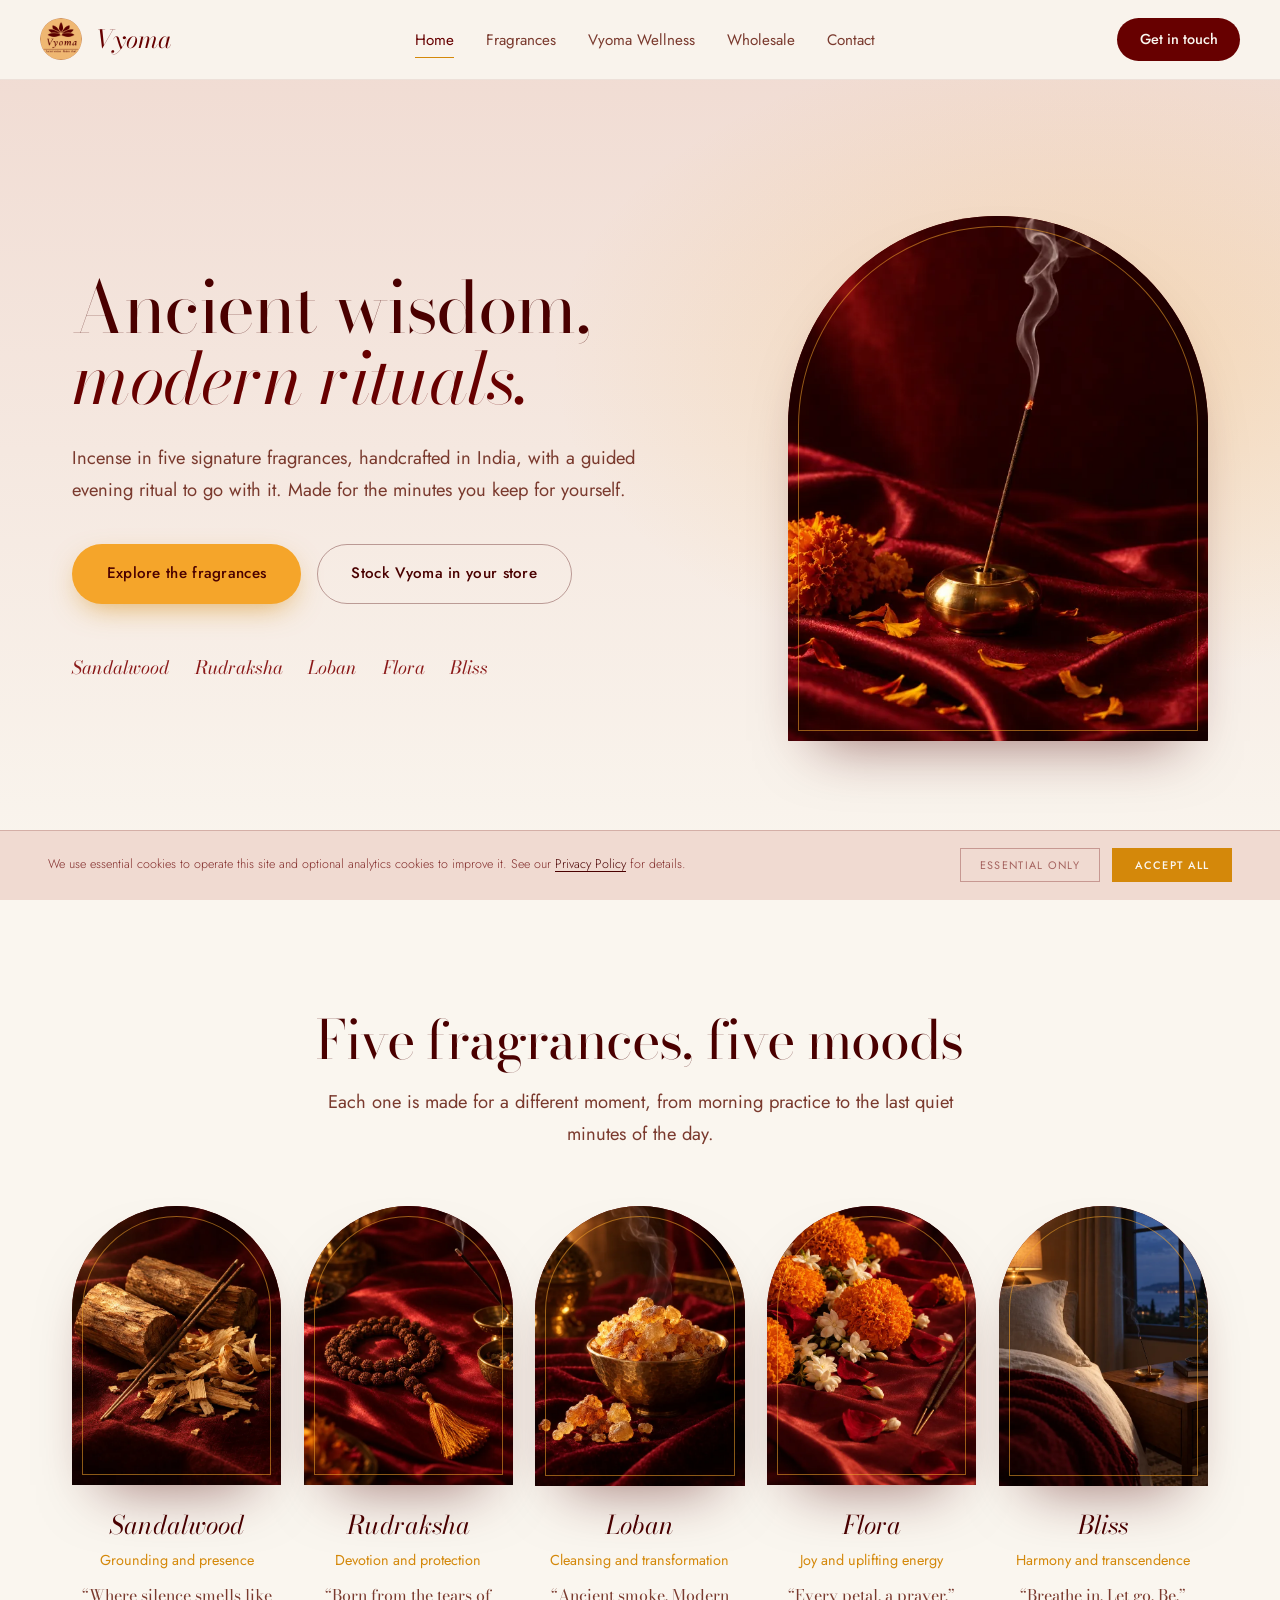
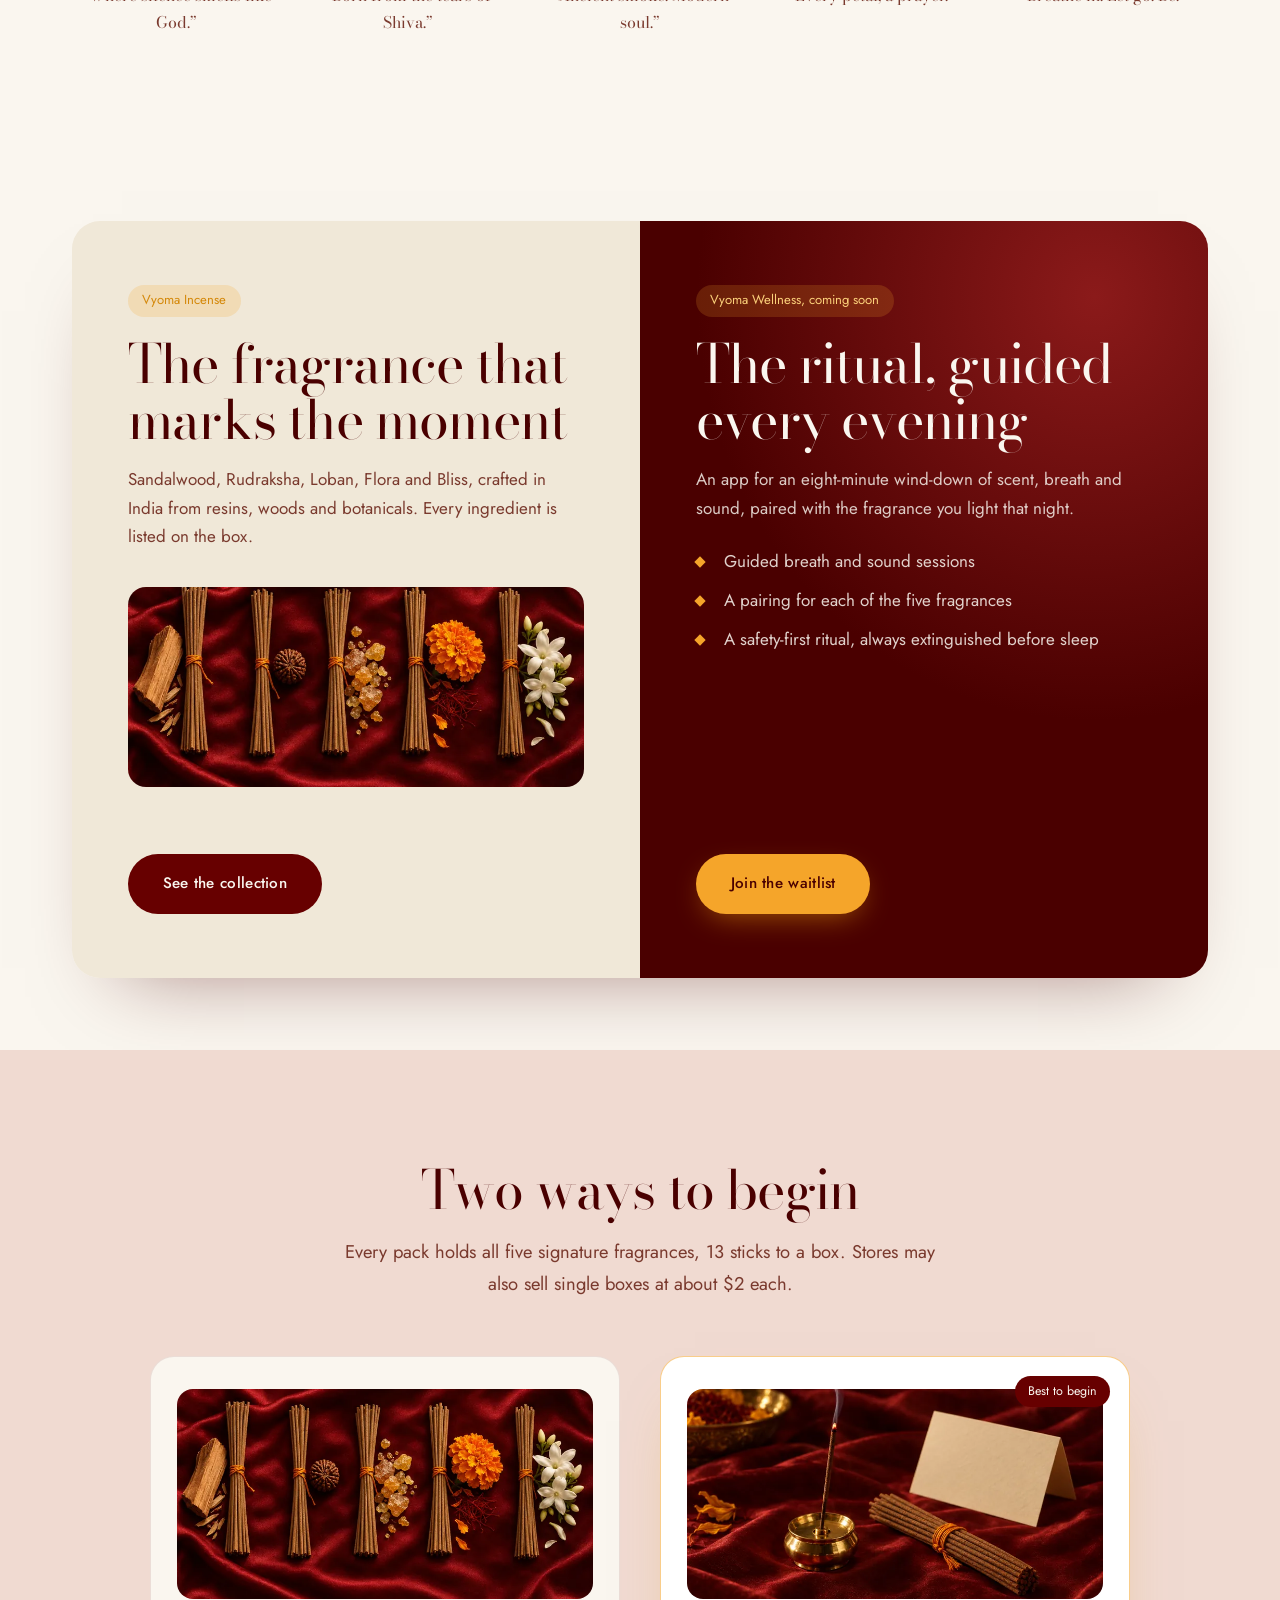
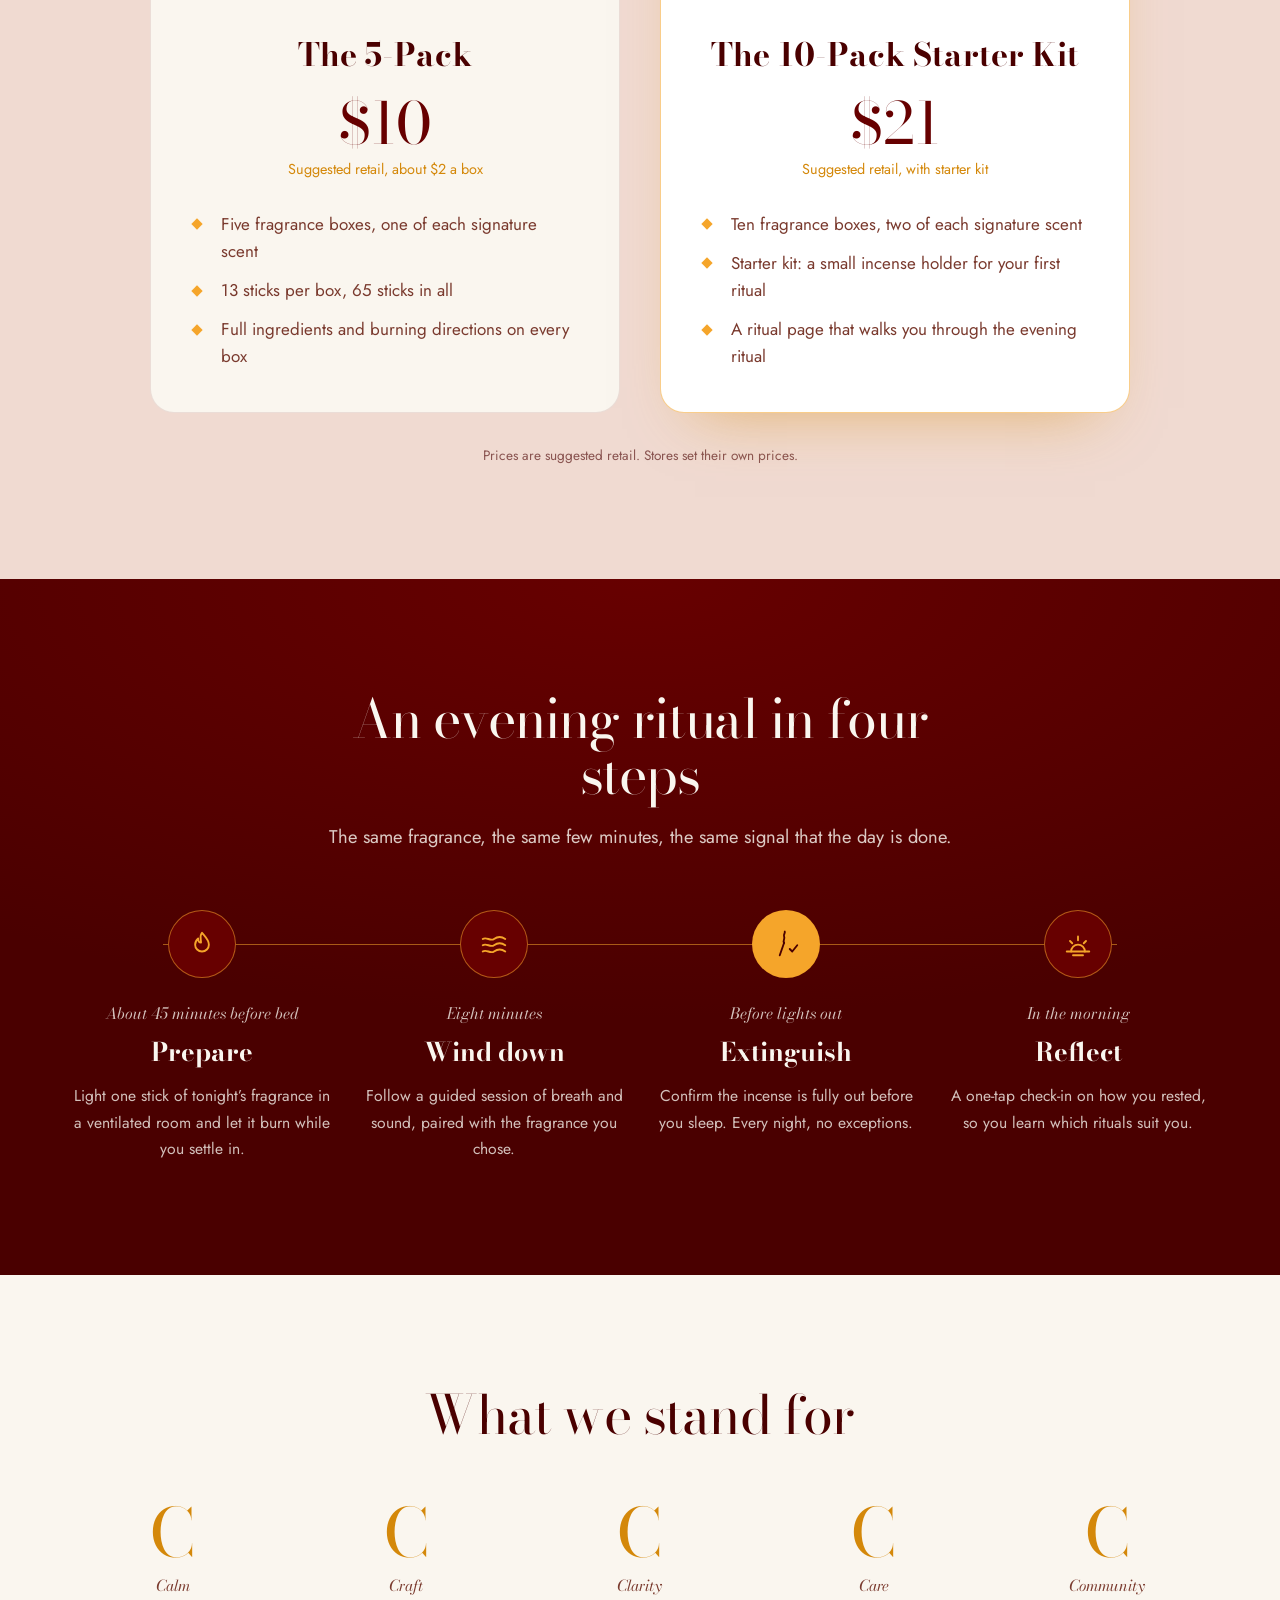
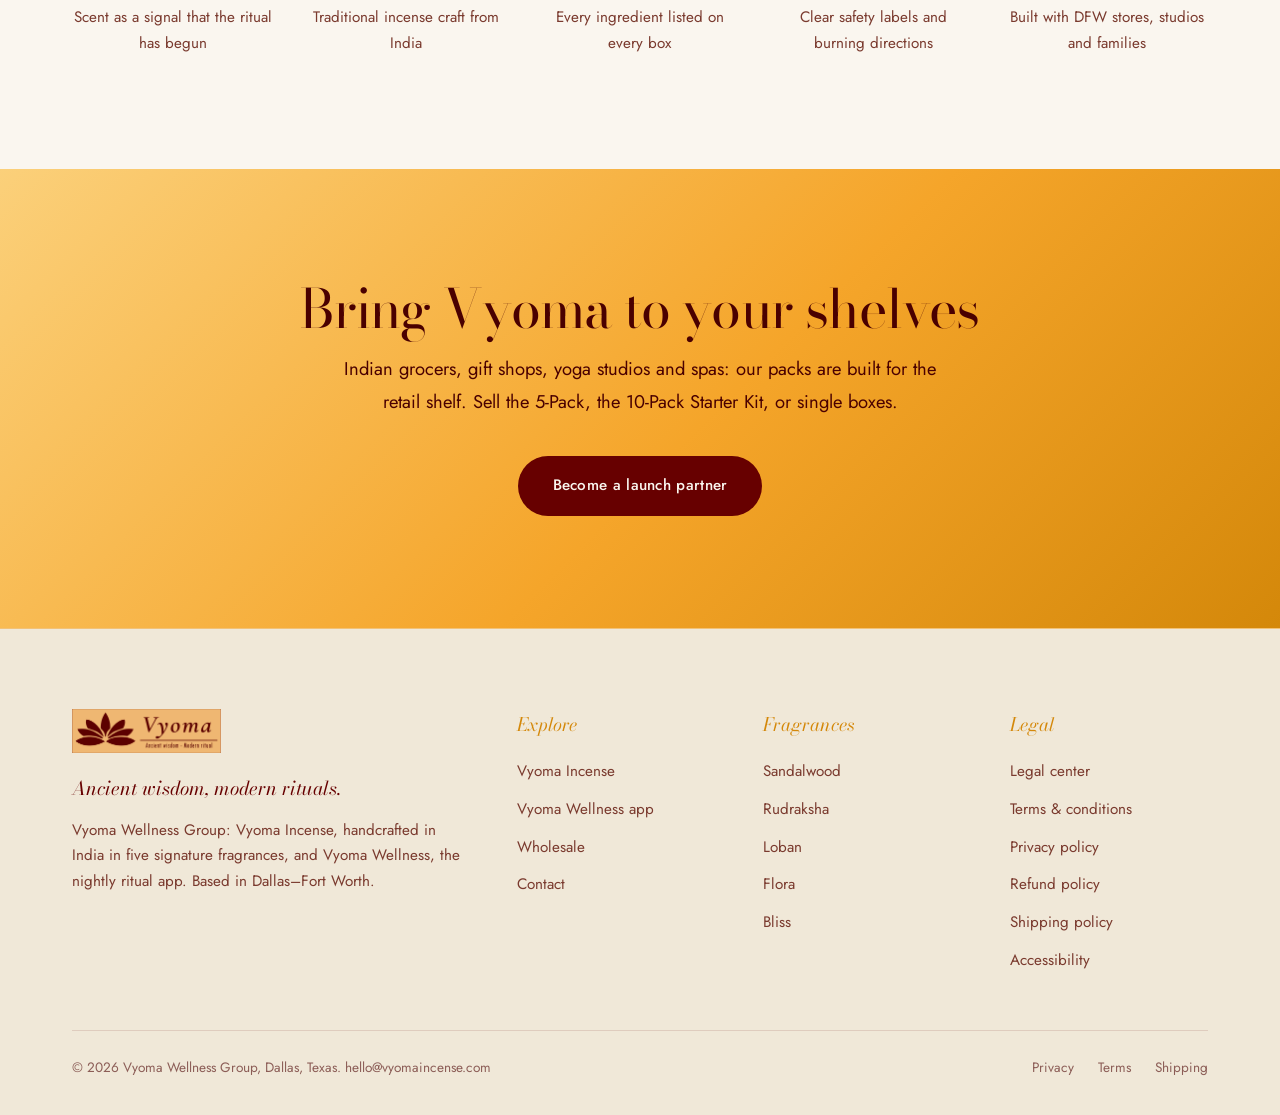
<file: index.html>
<!DOCTYPE html>
<html lang="en">
<head>
<meta charset="UTF-8">
<meta name="viewport" content="width=device-width, initial-scale=1.0">
<meta name="description" content="Vyoma: incense in five signature fragrances, handcrafted in India, and Vyoma Wellness, a guided evening ritual app. Launching in Dallas–Fort Worth.">
<meta name="robots" content="index, follow">
<meta name="theme-color" content="#670000">
<meta property="og:title" content="Vyoma Wellness Group — Incense and Evening Rituals">
<meta property="og:description" content="Vyoma: incense in five signature fragrances, handcrafted in India, and Vyoma Wellness, a guided evening ritual app. Launching in Dallas–Fort Worth.">
<meta property="og:type" content="website">
<meta property="og:site_name" content="Vyoma Wellness Group">
<meta name="twitter:card" content="summary_large_image">
<meta name="twitter:title" content="Vyoma Wellness Group — Incense and Evening Rituals">
<meta name="twitter:description" content="Vyoma: incense in five signature fragrances, handcrafted in India, and Vyoma Wellness, a guided evening ritual app. Launching in Dallas–Fort Worth.">
<title>Vyoma Wellness Group — Incense and Evening Rituals</title>
<link rel="icon" type="image/png" href="assets/logo-circle-crimson.png">
<link rel="preconnect" href="https://fonts.googleapis.com">
<link rel="preconnect" href="https://fonts.gstatic.com" crossorigin>
<link href="https://fonts.googleapis.com/css2?family=Bodoni+Moda:ital,opsz,wght@0,6..96,400;0,6..96,500;1,6..96,400;1,6..96,500&family=Jost:wght@300;400;500&display=swap" rel="stylesheet">
<link rel="stylesheet" href="shared.css?v=20260928b">
</head>
<body>
<!-- COOKIE CONSENT BANNER -->
<div id="vyoma-cookie-banner" style="position:fixed;bottom:0;left:0;right:0;z-index:9999;background:var(--blush);border-top:1px solid rgba(103,0,0,.2);padding:1.1rem 3rem;display:flex;align-items:center;justify-content:space-between;flex-wrap:wrap;gap:1rem;font-family:var(--ff-sans);font-size:.78rem;font-weight:300;color:rgba(103,0,0,.8);line-height:1.6;" role="dialog" aria-label="Cookie consent">
  <span>We use essential cookies to operate this site and optional analytics cookies to improve it. See our <a href="policies/privacy-policy.html#cookies" style="color:var(--crimson-dk);text-decoration:underline;text-underline-offset:3px;">Privacy Policy</a> for details.</span>
  <div style="display:flex;gap:.75rem;flex-shrink:0;">
    <button onclick="vyomaCookieDecline()" style="font-family:var(--ff-sans);font-size:.68rem;font-weight:400;letter-spacing:.12em;text-transform:uppercase;background:transparent;border:.5px solid rgba(103,0,0,.3);color:rgba(103,0,0,.55);padding:.5rem 1.2rem;cursor:pointer;transition:border-color .25s,color .25s;" onmouseover="this.style.borderColor='rgba(103,0,0,.6)';this.style.color='rgba(103,0,0,.9)'" onmouseout="this.style.borderColor='rgba(103,0,0,.3)';this.style.color='rgba(103,0,0,.55)'">Essential only</button>
    <button onclick="vyomaCookieAccept()" style="font-family:var(--ff-sans);font-size:.68rem;font-weight:500;letter-spacing:.12em;text-transform:uppercase;background:var(--saffron-dk);border:none;color:var(--ivory);padding:.5rem 1.4rem;cursor:pointer;transition:background .25s;" onmouseover="this.style.background='var(--saffron)'" onmouseout="this.style.background='var(--saffron-dk)'">Accept all</button>
  </div>
</div>
<script>
(function(){
  var b=document.getElementById('vyoma-cookie-banner');
  if(localStorage.getItem('vyoma_cookie_consent')){b.style.display='none';}
  window.vyomaCookieAccept=function(){localStorage.setItem('vyoma_cookie_consent','all');b.style.transform='translateY(110%)';setTimeout(function(){b.style.display='none';},420);};
  window.vyomaCookieDecline=function(){localStorage.setItem('vyoma_cookie_consent','essential');b.style.transform='translateY(110%)';setTimeout(function(){b.style.display='none';},420);};
})();
</script>
<!-- END COOKIE CONSENT -->
<nav class="nav" id="nav">
  <a href="index.html" class="nav__logo">
    <img src="assets/logo-circle-crimson.png" alt="Vyoma" width="42" height="42">
    <span class="nav__brand">Vyoma</span>
  </a>
  <ul class="nav__links">
    <li><a href="index.html" class="active">Home</a></li>
    <li><a href="fragrances.html">Fragrances</a></li>
    <li><a href="wellness.html">Vyoma Wellness</a></li>
    <li><a href="wholesale.html">Wholesale</a></li>
    <li><a href="contact.html">Contact</a></li>
  </ul>
  <a href="contact.html" class="nav__cta">Get in touch</a>
  <button class="nav__hamburger" id="hamburger" aria-label="Open menu" aria-expanded="false"><span></span><span></span><span></span></button>
</nav>
<div class="nav__mobile" id="mobileMenu">
  <a href="index.html">Home</a>
  <a href="fragrances.html">Fragrances</a>
  <a href="wellness.html">Vyoma Wellness</a>
  <a href="wholesale.html">Wholesale</a>
  <a href="contact.html">Contact</a>
  <a href="policies/index.html">Legal</a>
</div>
<main>
<section class="hero">
  <div class="container hero__grid">
    <div>
      <h1 class="display">Ancient wisdom,<span>modern rituals.</span></h1>
      <p class="lede">Incense in five signature fragrances, handcrafted in India, with a guided evening ritual to go with it. Made for the minutes you keep for yourself.</p>
      <div class="btn-row">
        <a href="fragrances.html" class="btn btn--gold">Explore the fragrances</a>
        <a href="wholesale.html" class="btn btn--ghost">Stock Vyoma in your store</a>
      </div>
      <p class="hero__notes"><span>Sandalwood</span><span>Rudraksha</span><span>Loban</span><span>Flora</span><span>Bliss</span></p>
    </div>
    <div class="arch hero__arch"><img src="assets/photos/hero.webp" alt="A slender incense stick burning in a small brass holder on crimson silk, smoke curling upward" width="640" height="800" fetchpriority="high" decoding="async"></div>
  </div>
</section>

<section class="section">
  <div class="container">
    <div class="head center">
      <h2 class="h2">Five fragrances, five moods</h2>
      <p class="lede">Each one is made for a different moment, from morning practice to the last quiet minutes of the day.</p>
    </div>
    <div class="grid grid--5">
    <a class="plate" href="fragrances.html#sandalwood">
      <div class="arch"><img src="assets/photos/sandalwood.webp" alt="Sandalwood logs and golden shavings with incense sticks on crimson linen" width="603" height="800" loading="lazy" decoding="async"></div>
      <p class="plate__name">Sandalwood</p>
      <p class="plate__mood">Grounding and presence</p>
      <p class="plate__line">&ldquo;Where silence smells like God.&rdquo;</p>
    </a>
    <a class="plate" href="fragrances.html#rudraksha">
      <div class="arch"><img src="assets/photos/rudraksha.webp" alt="A rudraksha bead mala with a saffron tassel on crimson silk" width="603" height="800" loading="lazy" decoding="async"></div>
      <p class="plate__name">Rudraksha</p>
      <p class="plate__mood">Devotion and protection</p>
      <p class="plate__line">&ldquo;Born from the tears of Shiva.&rdquo;</p>
    </a>
    <a class="plate" href="fragrances.html#loban">
      <div class="arch"><img src="assets/photos/loban.webp" alt="Amber frankincense resin in a hammered brass bowl, glowing in warm light" width="603" height="800" loading="lazy" decoding="async"></div>
      <p class="plate__name">Loban</p>
      <p class="plate__mood">Cleansing and transformation</p>
      <p class="plate__line">&ldquo;Ancient smoke. Modern soul.&rdquo;</p>
    </a>
    <a class="plate" href="fragrances.html#flora">
      <div class="arch"><img src="assets/photos/flora.webp" alt="Marigolds, jasmine and rose petals on crimson silk beside incense sticks" width="603" height="800" loading="lazy" decoding="async"></div>
      <p class="plate__name">Flora</p>
      <p class="plate__mood">Joy and uplifting energy</p>
      <p class="plate__line">&ldquo;Every petal, a prayer.&rdquo;</p>
    </a>
    <a class="plate" href="fragrances.html#bliss">
      <div class="arch"><img src="assets/photos/bliss.webp" alt="A quiet bedroom at dusk, incense smoke rising beside the bed" width="603" height="800" loading="lazy" decoding="async"></div>
      <p class="plate__name">Bliss</p>
      <p class="plate__mood">Harmony and transcendence</p>
      <p class="plate__line">&ldquo;Breathe in. Let go. Be.&rdquo;</p>
    </a>
</div>
  </div>
</section>

<section class="section section--tight">
  <div class="container">
    <div class="pair">
      <div class="pair__side pair__side--light">
        <span class="tag">Vyoma Incense</span>
        <h2 class="h2">The fragrance that marks the moment</h2>
        <p class="body" style="margin-top:1rem;">Sandalwood, Rudraksha, Loban, Flora and Bliss, crafted in India from resins, woods and botanicals. Every ingredient is listed on the box.</p>
        <div class="pair__art"><img src="assets/photos/five-pack.webp" alt="Five bundles of incense sticks, each beside its botanical: sandalwood, rudraksha, frankincense, marigold and jasmine" width="800" height="603" loading="lazy" decoding="async"></div>
        <div class="btn-row"><a href="fragrances.html" class="btn btn--crimson">See the collection</a></div>
      </div>
      <div class="pair__side pair__side--dark">
        <span class="tag">Vyoma Wellness, coming soon</span>
        <h2 class="h2">The ritual, guided every evening</h2>
        <p class="body" style="margin-top:1rem;">An app for an eight-minute wind-down of scent, breath and sound, paired with the fragrance you light that night.</p>
        <ul class="ticks" style="margin-top:1.6rem;">
          <li>Guided breath and sound sessions</li>
          <li>A pairing for each of the five fragrances</li>
          <li>A safety-first ritual, always extinguished before sleep</li>
        </ul>
        <div class="btn-row"><a href="wellness.html#waitlist" class="btn btn--gold">Join the waitlist</a></div>
      </div>
    </div>
  </div>
</section>

<section class="section section--blush">
  <div class="container">
    <div class="head center">
      <h2 class="h2">Two ways to begin</h2>
      <p class="lede">Every pack holds all five signature fragrances, 13 sticks to a box. Stores may also sell single boxes at about $2 each.</p>
    </div>
    <div class="packs">
      <article class="pack">
        <div class="pack__art"><img src="assets/photos/five-pack.webp" alt="Five bundles of incense sticks, each beside its botanical: sandalwood, rudraksha, frankincense, marigold and jasmine" width="800" height="603" loading="lazy" decoding="async"></div>
        <h3 class="pack__name">The 5-Pack</h3>
        <div class="pack__price">$10</div>
        <p class="pack__unit">Suggested retail, about $2 a box</p>
        <ul class="ticks">
          <li>Five fragrance boxes, one of each signature scent</li>
          <li>13 sticks per box, 65 sticks in all</li>
          <li>Full ingredients and burning directions on every box</li>
        </ul>
      </article>
      <article class="pack pack--feature">
        <span class="pack__ribbon">Best to begin</span>
        <div class="pack__art"><img src="assets/photos/starter-kit.webp" alt="A small brass incense holder with a burning stick, a bundle of sticks and a ritual card" width="800" height="603" loading="lazy" decoding="async"></div>
        <h3 class="pack__name">The 10-Pack Starter Kit</h3>
        <div class="pack__price">$21</div>
        <p class="pack__unit">Suggested retail, with starter kit</p>
        <ul class="ticks">
          <li>Ten fragrance boxes, two of each signature scent</li>
          <li>Starter kit: a small incense holder for your first ritual</li>
          <li>A ritual page that walks you through the evening ritual</li>
        </ul>
      </article>
    </div>
    <p class="fine center" style="margin-top:2rem;">Prices are suggested retail. Stores set their own prices.</p>
  </div>
</section>

<section class="section section--crimson">
  <div class="container">
    <div class="head center">
      <h2 class="h2">An evening ritual in four steps</h2>
      <p class="lede">The same fragrance, the same few minutes, the same signal that the day is done.</p>
    </div>
    <div class="timeline" style="--steps:4">
    <div class="step">
      <div class="step__icon"><svg viewBox="0 0 24 24" xmlns="http://www.w3.org/2000/svg" aria-hidden="true" ><g fill="none" stroke="currentColor" stroke-width="1.5" stroke-linecap="round" stroke-linejoin="round"><path d="M12 3c2.5 3.2 5.5 5.4 5.5 9.5a5.5 5.5 0 0 1-11 0c0-2.4 1.2-4 2.4-5 0 2 1 3.3 2.3 3.3 0-3.2-1.3-5.2.8-7.8z"/></g></svg></div>
      <p class="step__when">About 45 minutes before bed</p>
      <h3 class="step__title">Prepare</h3>
      <p>Light one stick of tonight&rsquo;s fragrance in a ventilated room and let it burn while you settle in.</p>
    </div>
    <div class="step">
      <div class="step__icon"><svg viewBox="0 0 24 24" xmlns="http://www.w3.org/2000/svg" aria-hidden="true" ><g fill="none" stroke="currentColor" stroke-width="1.5" stroke-linecap="round" stroke-linejoin="round"><path d="M3 8c3-2.2 6 2.2 9 0s6-2.2 9 0"/><path d="M3 13c3-2.2 6 2.2 9 0s6-2.2 9 0"/><path d="M3 18c3-2.2 6 2.2 9 0s6-2.2 9 0"/></g></svg></div>
      <p class="step__when">Eight minutes</p>
      <h3 class="step__title">Wind down</h3>
      <p>Follow a guided session of breath and sound, paired with the fragrance you chose.</p>
    </div>
    <div class="step step--safety">
      <div class="step__icon"><svg viewBox="0 0 24 24" xmlns="http://www.w3.org/2000/svg" aria-hidden="true" ><g fill="none" stroke="currentColor" stroke-width="1.5" stroke-linecap="round" stroke-linejoin="round"><path d="M7 21 10.5 11"/><path d="M10.5 11c-1.4-1.8.9-3 0-4.8S11.6 3.4 11 2"/><path d="M15 16l2 2 4-5"/></g></svg></div>
      <p class="step__when">Before lights out</p>
      <h3 class="step__title">Extinguish</h3>
      <p>Confirm the incense is fully out before you sleep. Every night, no exceptions.</p>
    </div>
    <div class="step">
      <div class="step__icon"><svg viewBox="0 0 24 24" xmlns="http://www.w3.org/2000/svg" aria-hidden="true" ><g fill="none" stroke="currentColor" stroke-width="1.5" stroke-linecap="round" stroke-linejoin="round"><path d="M3 18h18"/><path d="M6.5 18a5.5 5.5 0 0 1 11 0"/><path d="M12 6v3"/><path d="M5.6 9.6l1.8 1.8"/><path d="M18.4 9.6l-1.8 1.8"/><path d="M8 21h8"/></g></svg></div>
      <p class="step__when">In the morning</p>
      <h3 class="step__title">Reflect</h3>
      <p>A one-tap check-in on how you rested, so you learn which rituals suit you.</p>
    </div>
</div>
  </div>
</section>

<section class="section">
  <div class="container">
    <div class="head center"><h2 class="h2">What we stand for</h2></div>
    <div class="cs">
      <div class="cs__item"><div class="cs__letter">C</div><p class="cs__word">Calm</p><p>Scent as a signal that the ritual has begun</p></div>
      <div class="cs__item"><div class="cs__letter">C</div><p class="cs__word">Craft</p><p>Traditional incense craft from India</p></div>
      <div class="cs__item"><div class="cs__letter">C</div><p class="cs__word">Clarity</p><p>Every ingredient listed on every box</p></div>
      <div class="cs__item"><div class="cs__letter">C</div><p class="cs__word">Care</p><p>Clear safety labels and burning directions</p></div>
      <div class="cs__item"><div class="cs__letter">C</div><p class="cs__word">Community</p><p>Built with DFW stores, studios and families</p></div>
    </div>
  </div>
</section>

<section class="section section--saffron">
  <div class="container center">
    <h2 class="h2">Bring Vyoma to your shelves</h2>
    <p class="lede" style="margin-top:1rem;">Indian grocers, gift shops, yoga studios and spas: our packs are built for the retail shelf. Sell the 5-Pack, the 10-Pack Starter Kit, or single boxes.</p>
    <div class="btn-row"><a href="wholesale.html" class="btn btn--crimson">Become a launch partner</a></div>
  </div>
</section>
</main>

<footer class="footer">
  <div class="container">
    <div class="footer__grid">
      <div class="footer__brand">
        <div class="footer__brand-logo"><img src="assets/logo-header-cream-crimson.png" alt="Vyoma"></div>
        <p class="footer__tagline">Ancient wisdom, modern rituals.</p>
        <p class="footer__desc">Vyoma Wellness Group: Vyoma Incense, handcrafted in India in five signature fragrances, and Vyoma Wellness, the nightly ritual app. Based in Dallas&ndash;Fort Worth.</p>
      </div>
      <div class="footer__col">
        <h4>Explore</h4>
        <ul>
          <li><a href="fragrances.html">Vyoma Incense</a></li>
          <li><a href="wellness.html">Vyoma Wellness app</a></li>
          <li><a href="wholesale.html">Wholesale</a></li>
          <li><a href="contact.html">Contact</a></li>
        </ul>
      </div>
      <div class="footer__col">
        <h4>Fragrances</h4>
        <ul>
          <li><a href="fragrances.html#sandalwood">Sandalwood</a></li>
          <li><a href="fragrances.html#rudraksha">Rudraksha</a></li>
          <li><a href="fragrances.html#loban">Loban</a></li>
          <li><a href="fragrances.html#flora">Flora</a></li>
          <li><a href="fragrances.html#bliss">Bliss</a></li>
        </ul>
      </div>
      <div class="footer__col">
        <h4>Legal</h4>
        <ul>
          <li><a href="policies/index.html">Legal center</a></li>
          <li><a href="policies/terms-and-conditions.html">Terms &amp; conditions</a></li>
          <li><a href="policies/privacy-policy.html">Privacy policy</a></li>
          <li><a href="policies/refund-policy.html">Refund policy</a></li>
          <li><a href="policies/shipping-policy.html">Shipping policy</a></li>
          <li><a href="policies/accessibility.html">Accessibility</a></li>
        </ul>
      </div>
    </div>
    <div class="footer__bottom">
      <p class="footer__copy">&copy; 2026 Vyoma Wellness Group, Dallas, Texas. <a href="mailto:hello@vyomaincense.com">hello@vyomaincense.com</a></p>
      <div class="footer__legal">
        <a href="policies/privacy-policy.html">Privacy</a>
        <a href="policies/terms-and-conditions.html">Terms</a>
        <a href="policies/shipping-policy.html">Shipping</a>
      </div>
    </div>
  </div>
</footer>
<script>
(function () {
  var nav = document.getElementById('nav'), btn = document.getElementById('hamburger'), menu = document.getElementById('mobileMenu');
  window.addEventListener('scroll', function () { nav.classList.toggle('scrolled', window.scrollY > 40); }, { passive: true });
  btn.addEventListener('click', function () { var open = menu.classList.toggle('open'); btn.setAttribute('aria-expanded', open); });
})();
</script>
</body>
</html>
</file>
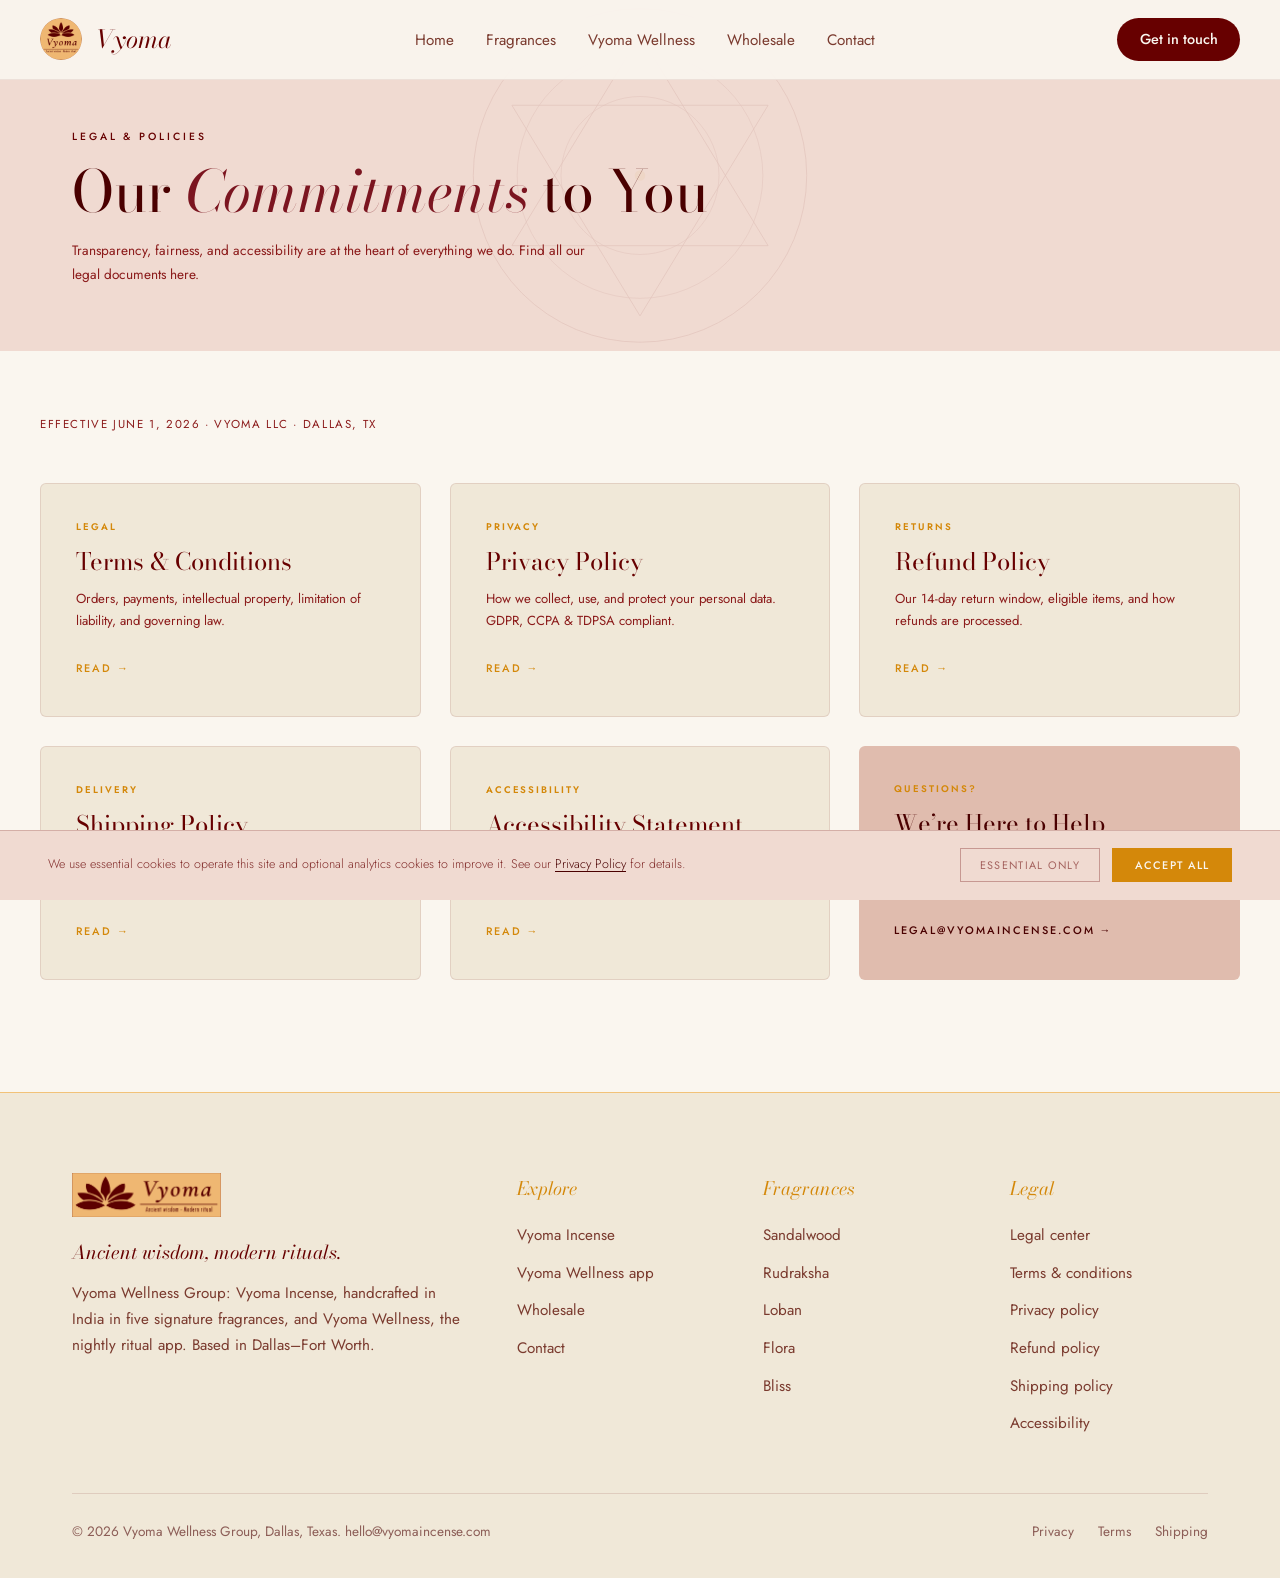
<file: policies/index.html>
<!DOCTYPE html>
<html lang="en">
<head>
<meta charset="UTF-8">
<meta name="viewport" content="width=device-width, initial-scale=1.0">
<meta name="description" content="Vyoma legal documents — Terms & Conditions, Privacy Policy, Refund & Shipping policies, and Accessibility statement.">
<meta name="robots" content="index, follow">
<link rel="canonical" href="https://vyomaincense.com/policies/index">
<meta property="og:title" content="Legal Center | Vyoma">
<meta property="og:description" content="Vyoma legal documents — Terms & Conditions, Privacy Policy, Refund & Shipping policies, and Accessibility statement.">
<meta property="og:type" content="website">
<meta property="og:url" content="https://vyomaincense.com/policies/index">
<meta property="og:site_name" content="Vyoma">
<meta name="twitter:card" content="summary_large_image">
<meta name="twitter:site" content="@vyomaincense">
<meta name="twitter:title" content="Legal Center | Vyoma">
<meta name="twitter:description" content="Vyoma legal documents — Terms & Conditions, Privacy Policy, Refund & Shipping policies, and Accessibility statement.">
<title>Legal Center &mdash; Vyoma</title>
<link rel="preconnect" href="https://fonts.googleapis.com">
<link rel="preconnect" href="https://fonts.gstatic.com" crossorigin>
<link href="https://fonts.googleapis.com/css2?family=Bodoni+Moda:ital,opsz,wght@0,6..96,400;0,6..96,500;1,6..96,400;1,6..96,500&family=Jost:wght@300;400;500&display=swap" rel="stylesheet">
<link rel="stylesheet" href="../shared.css?v=20260928b">
<style>
.policy-hero { background: var(--blush); padding: 8rem 0 4rem; position: relative; overflow: hidden; }
.policy-hero__geo { position:absolute;inset:0;display:flex;align-items:center;justify-content:center;pointer-events:none;opacity:.1; }
.policy-hero__eyebrow { font-family:var(--ff-sans);font-size:.65rem;letter-spacing:.28em;text-transform:uppercase;color:var(--crimson);margin-bottom:.9rem;font-weight:500; }
.policy-hero__title { font-family:var(--ff-serif);font-size:clamp(2.2rem,4.5vw,3.8rem);font-weight:300;color:var(--crimson-dk);line-height:1.1; }
.policy-hero__title em { font-style:italic;color:var(--maroon); }
.policy-hero__sub { font-size:.85rem;color:var(--crimson-lt);margin-top:1rem;max-width:520px;line-height:1.75; }
.policy-layout { display:grid;grid-template-columns:220px 1fr;gap:5rem;padding:4rem 0 7rem;align-items:start; }
.policy-toc { position:sticky;top:90px; }
.policy-toc__label { font-size:.6rem;letter-spacing:.22em;text-transform:uppercase;color:var(--saffron-dk);font-weight:600;margin-bottom:1.2rem; }
.policy-toc__list { list-style:none;display:flex;flex-direction:column;gap:.15rem; }
.policy-toc__list a { display:block;font-size:.75rem;color:var(--crimson-lt);padding:.45rem .75rem;border-left:2px solid rgba(103,0,0,.12);transition:all .25s;line-height:1.4;text-decoration:none; }
.policy-toc__list a:hover { color:var(--crimson);border-left-color:var(--saffron-dk); }
.policy-toc__list a.toc-active { color:var(--crimson);border-left-color:var(--saffron);font-weight:500; }
.policy-content { max-width:760px; }
.policy-meta { font-size:.7rem;letter-spacing:.14em;text-transform:uppercase;color:var(--crimson-lt);margin-bottom:2.5rem;padding-bottom:1.5rem;border-bottom:1px solid rgba(103,0,0,.1); }
.policy-content h2 { font-family:var(--ff-serif);font-size:1.65rem;font-weight:300;color:var(--crimson);margin:2.8rem 0 .85rem;line-height:1.2; }
.policy-content h3 { font-family:var(--ff-sans);font-size:.68rem;letter-spacing:.2em;text-transform:uppercase;color:var(--saffron-dk);margin:1.8rem 0 .6rem;font-weight:600; }
.policy-content p { font-size:.9rem;color:var(--crimson-lt);line-height:1.9;margin-bottom:1rem; }
.policy-content ul, .policy-content ol { padding-left:1.5rem;margin-bottom:1rem; }
.policy-content li { font-size:.9rem;color:var(--crimson-lt);line-height:1.8;margin-bottom:.35rem; }
.policy-content a { color:var(--saffron-dk);text-decoration:underline;text-underline-offset:3px; }
.policy-content a:hover { color:var(--crimson); }
.policy-content hr { border:none;border-top:1px solid rgba(103,0,0,.1);margin:2.5rem 0; }
.policy-content table { width:100%;border-collapse:collapse;font-size:.82rem;margin:1rem 0; }
.policy-content th { text-align:left;padding:.6rem .8rem;font-size:.62rem;letter-spacing:.15em;text-transform:uppercase;color:var(--saffron-dk);border-bottom:2px solid rgba(103,0,0,.15); }
.policy-content td { padding:.7rem .8rem;color:var(--crimson-lt);border-bottom:1px solid rgba(103,0,0,.07); }
.callout { background:var(--ivory-dk);border-left:3px solid var(--saffron);padding:1.2rem 1.4rem;border-radius:0 4px 4px 0;margin:1.5rem 0; }
.callout p { margin-bottom:0;font-size:.85rem; }
@media (max-width:900px) { .policy-layout { grid-template-columns:1fr; } .policy-toc { display:none; } }
@media (max-width:768px) { .policy-hero { padding:7rem 0 3rem; } }
</style>
</head>
<body>
<!-- COOKIE CONSENT BANNER -->
<div id="vyoma-cookie-banner" style="position:fixed;bottom:0;left:0;right:0;z-index:9999;background:var(--blush);border-top:1px solid rgba(103,0,0,.2);padding:1.1rem 3rem;display:flex;align-items:center;justify-content:space-between;flex-wrap:wrap;gap:1rem;font-family:var(--ff-sans);font-size:.78rem;font-weight:300;color:rgba(103,0,0,.8);line-height:1.6;" role="dialog" aria-label="Cookie consent">
  <span>We use essential cookies to operate this site and optional analytics cookies to improve it. See our <a href="privacy-policy.html#cookies" style="color:var(--crimson-dk);text-decoration:underline;text-underline-offset:3px;">Privacy Policy</a> for details.</span>
  <div style="display:flex;gap:.75rem;flex-shrink:0;">
    <button onclick="vyomaCookieDecline()" style="font-family:var(--ff-sans);font-size:.68rem;font-weight:400;letter-spacing:.12em;text-transform:uppercase;background:transparent;border:.5px solid rgba(103,0,0,.3);color:rgba(103,0,0,.55);padding:.5rem 1.2rem;cursor:pointer;transition:border-color .25s,color .25s;" onmouseover="this.style.borderColor='rgba(103,0,0,.6)';this.style.color='rgba(103,0,0,.9)'" onmouseout="this.style.borderColor='rgba(103,0,0,.3)';this.style.color='rgba(103,0,0,.55)'">Essential only</button>
    <button onclick="vyomaCookieAccept()" style="font-family:var(--ff-sans);font-size:.68rem;font-weight:500;letter-spacing:.12em;text-transform:uppercase;background:var(--saffron-dk);border:none;color:var(--ivory);padding:.5rem 1.4rem;cursor:pointer;transition:background .25s;" onmouseover="this.style.background='var(--saffron)'" onmouseout="this.style.background='var(--saffron-dk)'">Accept all</button>
  </div>
</div>
<script>
(function(){
  var b=document.getElementById('vyoma-cookie-banner');
  if(localStorage.getItem('vyoma_cookie_consent')){b.style.display='none';}
  window.vyomaCookieAccept=function(){localStorage.setItem('vyoma_cookie_consent','all');b.style.transform='translateY(110%)';setTimeout(function(){b.style.display='none';},420);};
  window.vyomaCookieDecline=function(){localStorage.setItem('vyoma_cookie_consent','essential');b.style.transform='translateY(110%)';setTimeout(function(){b.style.display='none';},420);};
})();
</script>
<!-- END COOKIE CONSENT -->
<nav class="nav" id="nav">
  <a href="../index.html" class="nav__logo">
    <img src="../assets/logo-circle-crimson.png" alt="Vyoma" width="42" height="42">
    <span class="nav__brand">Vyoma</span>
  </a>
  <ul class="nav__links">
    <li><a href="../index.html">Home</a></li>
    <li><a href="../fragrances.html">Fragrances</a></li>
    <li><a href="../wellness.html">Vyoma Wellness</a></li>
    <li><a href="../wholesale.html">Wholesale</a></li>
    <li><a href="../contact.html">Contact</a></li>
  </ul>
  <a href="../contact.html" class="nav__cta">Get in touch</a>
  <button class="nav__hamburger" id="hamburger" aria-label="Open menu" aria-expanded="false"><span></span><span></span><span></span></button>
</nav>
<div class="nav__mobile" id="mobileMenu">
  <a href="../index.html">Home</a>
  <a href="../fragrances.html">Fragrances</a>
  <a href="../wellness.html">Vyoma Wellness</a>
  <a href="../wholesale.html">Wholesale</a>
  <a href="../contact.html">Contact</a>
  <a href="../policies/index.html">Legal</a>
</div>
<main>
<div class="policy-hero">
  <div class="policy-hero__geo"><svg viewBox="0 0 400 400" xmlns="http://www.w3.org/2000/svg" style="width:100%;height:100%;"><circle cx="200" cy="200" r="190" fill="none" stroke="#670000" stroke-width=".8"/><circle cx="200" cy="200" r="140" fill="none" stroke="#670000" stroke-width=".6"/><circle cx="200" cy="200" r="90" fill="none" stroke="#670000" stroke-width=".6"/><polygon points="200,40 346,280 54,280" fill="none" stroke="#670000" stroke-width=".8"/><polygon points="200,360 54,120 346,120" fill="none" stroke="#670000" stroke-width=".8"/><circle cx="200" cy="200" r="6" fill="#D4880A" opacity=".5"/></svg></div>
  <div class="container" style="position:relative;z-index:2;">
    <p class="policy-hero__eyebrow">Legal &amp; Policies</p>
    <h1 class="policy-hero__title">Our <em>Commitments</em> to You</h1>
    <p class="policy-hero__sub">Transparency, fairness, and accessibility are at the heart of everything we do. Find all our legal documents here.</p>
  </div>
</div>
<div class="container" style="padding:4rem 0 7rem;">
  <p style="font-size:.72rem;letter-spacing:.14em;text-transform:uppercase;color:var(--crimson-lt);margin-bottom:3rem;">Effective June 1, 2026 &middot; Vyoma LLC &middot; Dallas, TX</p>
  <div style="display:grid;grid-template-columns:repeat(auto-fill,minmax(300px,1fr));gap:1.8rem;">
    <a href="terms-and-conditions.html" class="reveal" style="display:block;padding:2.2rem;background:var(--ivory-dk);border:1px solid rgba(103,0,0,.1);border-radius:6px;transition:border-color .3s,box-shadow .3s;text-decoration:none;" onmouseover="this.style.borderColor='var(--saffron-dk)';this.style.boxShadow='0 6px 28px rgba(103,0,0,.1)'" onmouseout="this.style.borderColor='rgba(103,0,0,.1)';this.style.boxShadow='none'">
      <p style="font-size:.6rem;letter-spacing:.2em;text-transform:uppercase;color:var(--saffron-dk);font-weight:600;margin-bottom:.8rem;">Legal</p>
      <h2 style="font-family:var(--ff-serif);font-size:1.5rem;font-weight:300;color:var(--crimson);margin-bottom:.7rem;line-height:1.2;">Terms &amp; Conditions</h2>
      <p style="font-size:.82rem;color:var(--crimson-lt);line-height:1.7;margin-bottom:1.2rem;">Orders, payments, intellectual property, limitation of liability, and governing law.</p>
      <span style="font-size:.68rem;letter-spacing:.18em;text-transform:uppercase;color:var(--saffron-dk);font-weight:500;">Read &rarr;</span>
    </a>
    <a href="privacy-policy.html" class="reveal" style="display:block;padding:2.2rem;background:var(--ivory-dk);border:1px solid rgba(103,0,0,.1);border-radius:6px;transition:border-color .3s,box-shadow .3s;text-decoration:none;" onmouseover="this.style.borderColor='var(--saffron-dk)';this.style.boxShadow='0 6px 28px rgba(103,0,0,.1)'" onmouseout="this.style.borderColor='rgba(103,0,0,.1)';this.style.boxShadow='none'">
      <p style="font-size:.6rem;letter-spacing:.2em;text-transform:uppercase;color:var(--saffron-dk);font-weight:600;margin-bottom:.8rem;">Privacy</p>
      <h2 style="font-family:var(--ff-serif);font-size:1.5rem;font-weight:300;color:var(--crimson);margin-bottom:.7rem;line-height:1.2;">Privacy Policy</h2>
      <p style="font-size:.82rem;color:var(--crimson-lt);line-height:1.7;margin-bottom:1.2rem;">How we collect, use, and protect your personal data. GDPR, CCPA &amp; TDPSA compliant.</p>
      <span style="font-size:.68rem;letter-spacing:.18em;text-transform:uppercase;color:var(--saffron-dk);font-weight:500;">Read &rarr;</span>
    </a>
    <a href="refund-policy.html" class="reveal" style="display:block;padding:2.2rem;background:var(--ivory-dk);border:1px solid rgba(103,0,0,.1);border-radius:6px;transition:border-color .3s,box-shadow .3s;text-decoration:none;" onmouseover="this.style.borderColor='var(--saffron-dk)';this.style.boxShadow='0 6px 28px rgba(103,0,0,.1)'" onmouseout="this.style.borderColor='rgba(103,0,0,.1)';this.style.boxShadow='none'">
      <p style="font-size:.6rem;letter-spacing:.2em;text-transform:uppercase;color:var(--saffron-dk);font-weight:600;margin-bottom:.8rem;">Returns</p>
      <h2 style="font-family:var(--ff-serif);font-size:1.5rem;font-weight:300;color:var(--crimson);margin-bottom:.7rem;line-height:1.2;">Refund Policy</h2>
      <p style="font-size:.82rem;color:var(--crimson-lt);line-height:1.7;margin-bottom:1.2rem;">Our 14-day return window, eligible items, and how refunds are processed.</p>
      <span style="font-size:.68rem;letter-spacing:.18em;text-transform:uppercase;color:var(--saffron-dk);font-weight:500;">Read &rarr;</span>
    </a>
    <a href="shipping-policy.html" class="reveal" style="display:block;padding:2.2rem;background:var(--ivory-dk);border:1px solid rgba(103,0,0,.1);border-radius:6px;transition:border-color .3s,box-shadow .3s;text-decoration:none;" onmouseover="this.style.borderColor='var(--saffron-dk)';this.style.boxShadow='0 6px 28px rgba(103,0,0,.1)'" onmouseout="this.style.borderColor='rgba(103,0,0,.1)';this.style.boxShadow='none'">
      <p style="font-size:.6rem;letter-spacing:.2em;text-transform:uppercase;color:var(--saffron-dk);font-weight:600;margin-bottom:.8rem;">Delivery</p>
      <h2 style="font-family:var(--ff-serif);font-size:1.5rem;font-weight:300;color:var(--crimson);margin-bottom:.7rem;line-height:1.2;">Shipping Policy</h2>
      <p style="font-size:.82rem;color:var(--crimson-lt);line-height:1.7;margin-bottom:1.2rem;">Delivery timelines, carriers, free shipping threshold, and international orders.</p>
      <span style="font-size:.68rem;letter-spacing:.18em;text-transform:uppercase;color:var(--saffron-dk);font-weight:500;">Read &rarr;</span>
    </a>
    <a href="accessibility.html" class="reveal" style="display:block;padding:2.2rem;background:var(--ivory-dk);border:1px solid rgba(103,0,0,.1);border-radius:6px;transition:border-color .3s,box-shadow .3s;text-decoration:none;" onmouseover="this.style.borderColor='var(--saffron-dk)';this.style.boxShadow='0 6px 28px rgba(103,0,0,.1)'" onmouseout="this.style.borderColor='rgba(103,0,0,.1)';this.style.boxShadow='none'">
      <p style="font-size:.6rem;letter-spacing:.2em;text-transform:uppercase;color:var(--saffron-dk);font-weight:600;margin-bottom:.8rem;">Accessibility</p>
      <h2 style="font-family:var(--ff-serif);font-size:1.5rem;font-weight:300;color:var(--crimson);margin-bottom:.7rem;line-height:1.2;">Accessibility Statement</h2>
      <p style="font-size:.82rem;color:var(--crimson-lt);line-height:1.7;margin-bottom:1.2rem;">Our WCAG 2.1 commitment and how to request accommodations or report barriers.</p>
      <span style="font-size:.68rem;letter-spacing:.18em;text-transform:uppercase;color:var(--saffron-dk);font-weight:500;">Read &rarr;</span>
    </a>
    <div class="reveal" style="padding:2.2rem;background:var(--blush-dk);border-radius:6px;">
      <p style="font-size:.6rem;letter-spacing:.2em;text-transform:uppercase;color:var(--saffron-dk);font-weight:600;margin-bottom:.8rem;">Questions?</p>
      <h2 style="font-family:var(--ff-serif);font-size:1.5rem;font-weight:300;color:var(--crimson-dk);margin-bottom:.7rem;line-height:1.2;">We&rsquo;re Here to Help</h2>
      <p style="font-size:.82rem;color:var(--crimson-lt);line-height:1.7;margin-bottom:1.2rem;">For any legal or policy questions, reach our team directly.</p>
      <a href="mailto:legal@vyomaincense.com" style="font-size:.68rem;letter-spacing:.18em;text-transform:uppercase;color:var(--crimson-dk);font-weight:500;text-decoration:none;">legal@vyomaincense.com &rarr;</a>
    </div>
  </div>
</div>
</main>
<footer class="footer">
  <div class="container">
    <div class="footer__grid">
      <div class="footer__brand">
        <div class="footer__brand-logo"><img src="../assets/logo-header-cream-crimson.png" alt="Vyoma"></div>
        <p class="footer__tagline">Ancient wisdom, modern rituals.</p>
        <p class="footer__desc">Vyoma Wellness Group: Vyoma Incense, handcrafted in India in five signature fragrances, and Vyoma Wellness, the nightly ritual app. Based in Dallas&ndash;Fort Worth.</p>
      </div>
      <div class="footer__col">
        <h4>Explore</h4>
        <ul>
          <li><a href="../fragrances.html">Vyoma Incense</a></li>
          <li><a href="../wellness.html">Vyoma Wellness app</a></li>
          <li><a href="../wholesale.html">Wholesale</a></li>
          <li><a href="../contact.html">Contact</a></li>
        </ul>
      </div>
      <div class="footer__col">
        <h4>Fragrances</h4>
        <ul>
          <li><a href="../fragrances.html#sandalwood">Sandalwood</a></li>
          <li><a href="../fragrances.html#rudraksha">Rudraksha</a></li>
          <li><a href="../fragrances.html#loban">Loban</a></li>
          <li><a href="../fragrances.html#flora">Flora</a></li>
          <li><a href="../fragrances.html#bliss">Bliss</a></li>
        </ul>
      </div>
      <div class="footer__col">
        <h4>Legal</h4>
        <ul>
          <li><a href="../policies/index.html">Legal center</a></li>
          <li><a href="../policies/terms-and-conditions.html">Terms &amp; conditions</a></li>
          <li><a href="../policies/privacy-policy.html">Privacy policy</a></li>
          <li><a href="../policies/refund-policy.html">Refund policy</a></li>
          <li><a href="../policies/shipping-policy.html">Shipping policy</a></li>
          <li><a href="../policies/accessibility.html">Accessibility</a></li>
        </ul>
      </div>
    </div>
    <div class="footer__bottom">
      <p class="footer__copy">&copy; 2026 Vyoma Wellness Group, Dallas, Texas. <a href="mailto:hello@vyomaincense.com">hello@vyomaincense.com</a></p>
      <div class="footer__legal">
        <a href="../policies/privacy-policy.html">Privacy</a>
        <a href="../policies/terms-and-conditions.html">Terms</a>
        <a href="../policies/shipping-policy.html">Shipping</a>
      </div>
    </div>
  </div>
</footer>
<script>
const nav=document.getElementById('nav');
window.addEventListener('scroll',()=>nav.classList.toggle('scrolled',scrollY>40),{passive:true});
document.getElementById('hamburger').addEventListener('click',()=>document.getElementById('mobileMenu').classList.toggle('open'));
const obs=new IntersectionObserver(e=>e.forEach(x=>x.isIntersecting&&x.target.classList.add('visible')),{threshold:.12});
document.querySelectorAll('.reveal').forEach(el=>obs.observe(el));
(function(){
  var links=[].slice.call(document.querySelectorAll('.policy-toc__list a[href^="#"]'));
  if(!links.length)return;
  var ids=links.map(function(a){return a.getAttribute('href').slice(1);});
  var sections=ids.map(function(id){return document.getElementById(id);}).filter(Boolean);
  function update(){
    var y=window.scrollY+120;
    var active=sections[0];
    sections.forEach(function(s){if(s&&s.offsetTop<=y)active=s;});
    links.forEach(function(a){
      var isActive=active&&a.getAttribute('href')==='#'+active.id;
      a.classList.toggle('toc-active',!!isActive);
    });
  }
  window.addEventListener('scroll',update,{passive:true});
  update();
})();
</script>
</body>
</html>
</file>
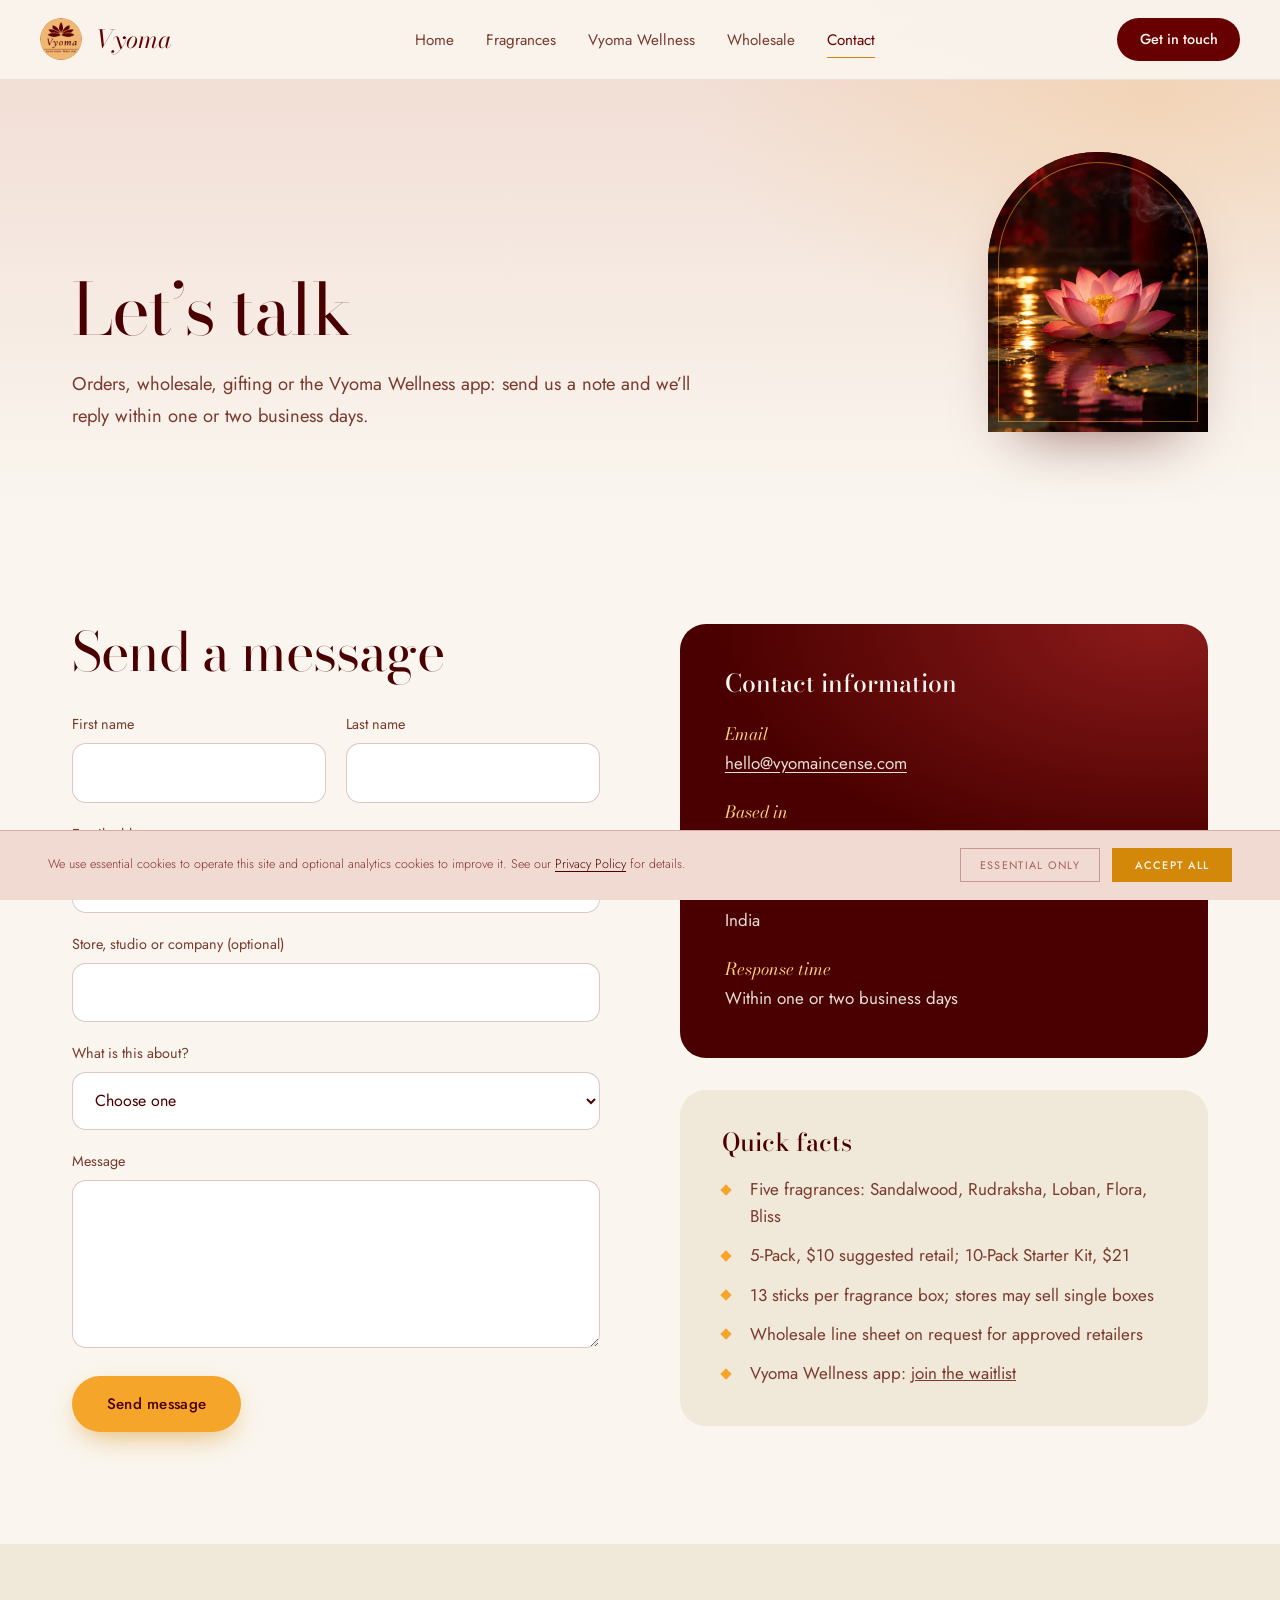
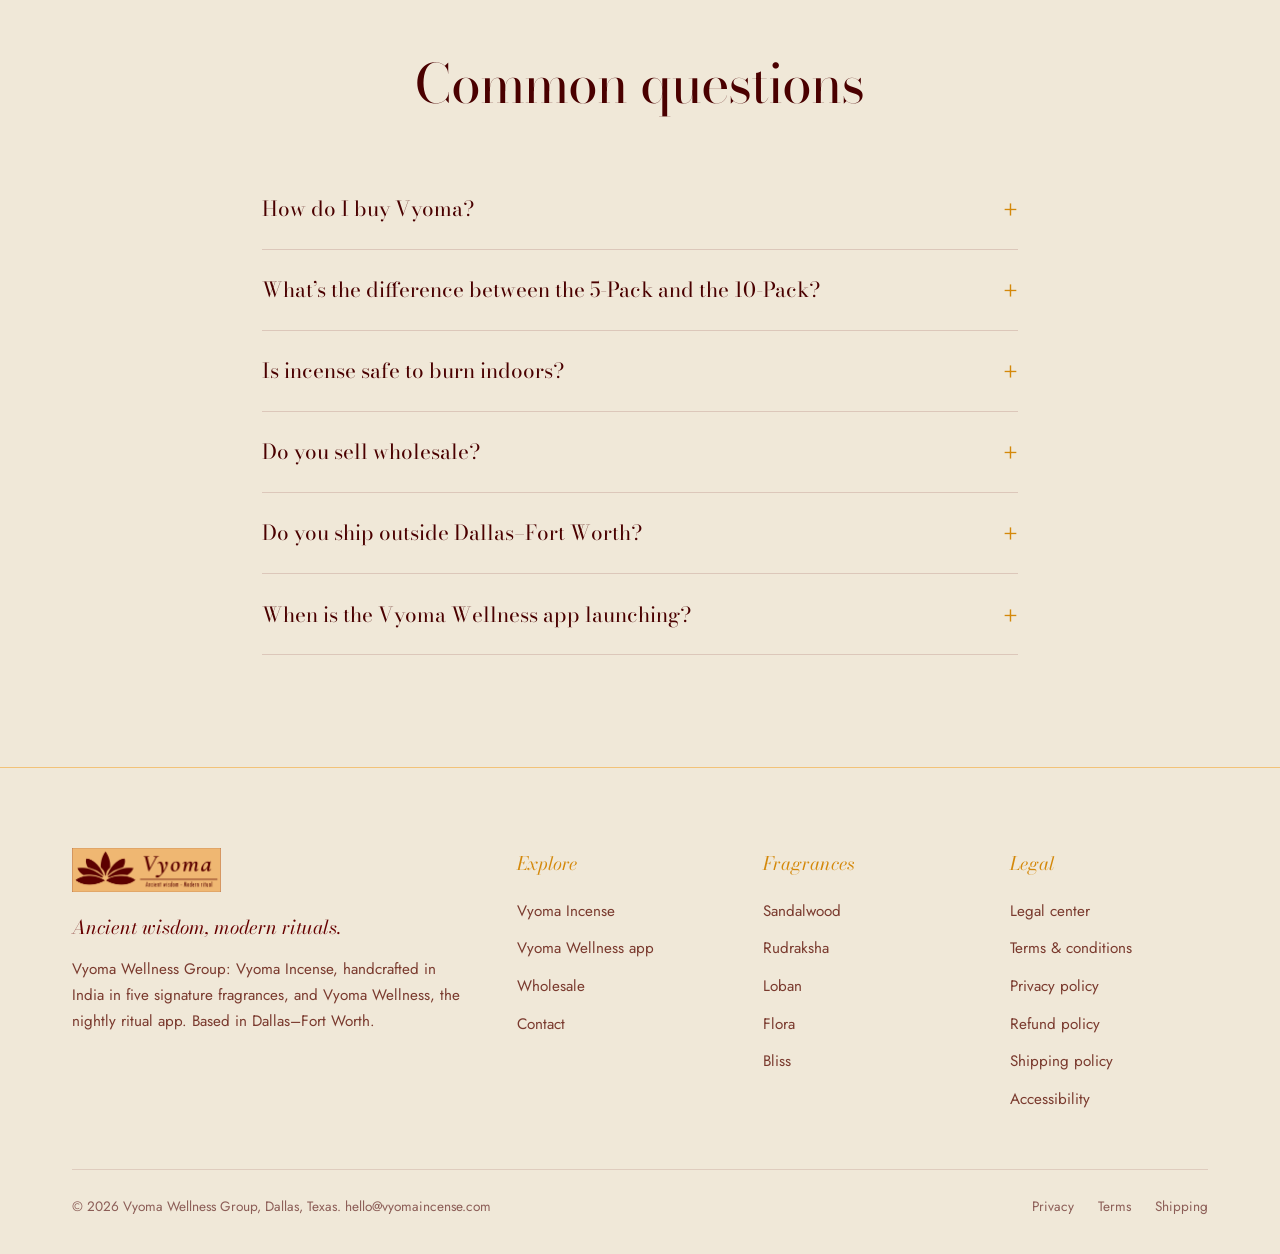
<file: contact.html>
<!DOCTYPE html>
<html lang="en">
<head>
<meta charset="UTF-8">
<meta name="viewport" content="width=device-width, initial-scale=1.0">
<meta name="description" content="Contact Vyoma for orders, wholesale, corporate and Diwali gifting, or the Vyoma Wellness app waitlist.">
<meta name="robots" content="index, follow">
<meta name="theme-color" content="#670000">
<meta property="og:title" content="Contact — Vyoma">
<meta property="og:description" content="Contact Vyoma for orders, wholesale, corporate and Diwali gifting, or the Vyoma Wellness app waitlist.">
<meta property="og:type" content="website">
<meta property="og:site_name" content="Vyoma Wellness Group">
<meta name="twitter:card" content="summary_large_image">
<meta name="twitter:title" content="Contact — Vyoma">
<meta name="twitter:description" content="Contact Vyoma for orders, wholesale, corporate and Diwali gifting, or the Vyoma Wellness app waitlist.">
<title>Contact — Vyoma</title>
<link rel="icon" type="image/png" href="assets/logo-circle-crimson.png">
<link rel="preconnect" href="https://fonts.googleapis.com">
<link rel="preconnect" href="https://fonts.gstatic.com" crossorigin>
<link href="https://fonts.googleapis.com/css2?family=Bodoni+Moda:ital,opsz,wght@0,6..96,400;0,6..96,500;1,6..96,400;1,6..96,500&family=Jost:wght@300;400;500&display=swap" rel="stylesheet">
<link rel="stylesheet" href="shared.css?v=20260928b">
</head>
<body>
<!-- COOKIE CONSENT BANNER -->
<div id="vyoma-cookie-banner" style="position:fixed;bottom:0;left:0;right:0;z-index:9999;background:var(--blush);border-top:1px solid rgba(103,0,0,.2);padding:1.1rem 3rem;display:flex;align-items:center;justify-content:space-between;flex-wrap:wrap;gap:1rem;font-family:var(--ff-sans);font-size:.78rem;font-weight:300;color:rgba(103,0,0,.8);line-height:1.6;" role="dialog" aria-label="Cookie consent">
  <span>We use essential cookies to operate this site and optional analytics cookies to improve it. See our <a href="policies/privacy-policy.html#cookies" style="color:var(--crimson-dk);text-decoration:underline;text-underline-offset:3px;">Privacy Policy</a> for details.</span>
  <div style="display:flex;gap:.75rem;flex-shrink:0;">
    <button onclick="vyomaCookieDecline()" style="font-family:var(--ff-sans);font-size:.68rem;font-weight:400;letter-spacing:.12em;text-transform:uppercase;background:transparent;border:.5px solid rgba(103,0,0,.3);color:rgba(103,0,0,.55);padding:.5rem 1.2rem;cursor:pointer;transition:border-color .25s,color .25s;" onmouseover="this.style.borderColor='rgba(103,0,0,.6)';this.style.color='rgba(103,0,0,.9)'" onmouseout="this.style.borderColor='rgba(103,0,0,.3)';this.style.color='rgba(103,0,0,.55)'">Essential only</button>
    <button onclick="vyomaCookieAccept()" style="font-family:var(--ff-sans);font-size:.68rem;font-weight:500;letter-spacing:.12em;text-transform:uppercase;background:var(--saffron-dk);border:none;color:var(--ivory);padding:.5rem 1.4rem;cursor:pointer;transition:background .25s;" onmouseover="this.style.background='var(--saffron)'" onmouseout="this.style.background='var(--saffron-dk)'">Accept all</button>
  </div>
</div>
<script>
(function(){
  var b=document.getElementById('vyoma-cookie-banner');
  if(localStorage.getItem('vyoma_cookie_consent')){b.style.display='none';}
  window.vyomaCookieAccept=function(){localStorage.setItem('vyoma_cookie_consent','all');b.style.transform='translateY(110%)';setTimeout(function(){b.style.display='none';},420);};
  window.vyomaCookieDecline=function(){localStorage.setItem('vyoma_cookie_consent','essential');b.style.transform='translateY(110%)';setTimeout(function(){b.style.display='none';},420);};
})();
</script>
<!-- END COOKIE CONSENT -->
<nav class="nav" id="nav">
  <a href="index.html" class="nav__logo">
    <img src="assets/logo-circle-crimson.png" alt="Vyoma" width="42" height="42">
    <span class="nav__brand">Vyoma</span>
  </a>
  <ul class="nav__links">
    <li><a href="index.html">Home</a></li>
    <li><a href="fragrances.html">Fragrances</a></li>
    <li><a href="wellness.html">Vyoma Wellness</a></li>
    <li><a href="wholesale.html">Wholesale</a></li>
    <li><a href="contact.html" class="active">Contact</a></li>
  </ul>
  <a href="contact.html" class="nav__cta">Get in touch</a>
  <button class="nav__hamburger" id="hamburger" aria-label="Open menu" aria-expanded="false"><span></span><span></span><span></span></button>
</nav>
<div class="nav__mobile" id="mobileMenu">
  <a href="index.html">Home</a>
  <a href="fragrances.html">Fragrances</a>
  <a href="wellness.html">Vyoma Wellness</a>
  <a href="wholesale.html">Wholesale</a>
  <a href="contact.html">Contact</a>
  <a href="policies/index.html">Legal</a>
</div>
<main>
<section class="page-hero">
  <div class="container page-hero__grid">
    <div>
      <h1>Let&rsquo;s talk</h1>
      <p class="lede">Orders, wholesale, gifting or the Vyoma Wellness app: send us a note and we&rsquo;ll reply within one or two business days.</p>
    </div>
    <div class="arch page-hero__arch"><img src="assets/photos/lotus.webp" alt="A pink lotus in bloom on still, dark water" width="640" height="800" fetchpriority="high" decoding="async"></div>
  </div>
</section>

<section class="section">
  <div class="container split" style="align-items:start;">
    <div>
      <h2 class="h2">Send a message</h2>
      <form id="contactForm" class="form" onsubmit="handleSubmit(event)">
        <input type="hidden" name="_subject" value="New Vyoma enquiry">
        <input type="hidden" name="_replyto" value="">
        <input type="text" name="_gotcha" style="display:none" tabindex="-1" autocomplete="off">
        <div class="form__row">
          <div><label for="f-first">First name</label><input id="f-first" type="text" name="first_name" autocomplete="given-name" required></div>
          <div><label for="f-last">Last name</label><input id="f-last" type="text" name="last_name" autocomplete="family-name" required></div>
        </div>
        <div><label for="f-email">Email address</label><input id="f-email" type="email" name="email" autocomplete="email" required></div>
        <div><label for="f-biz">Store, studio or company (optional)</label><input id="f-biz" type="text" name="business" autocomplete="organization"></div>
        <div><label for="f-type">What is this about?</label>
          <select id="f-type" name="inquiry_type" required>
            <option value="">Choose one</option>
            <option>Wholesale / Retail Partnership</option>
            <option>Order / Where to Buy</option>
            <option>Corporate &amp; Diwali Gifting</option>
            <option>Sample Request</option>
            <option>Vyoma Wellness App</option>
            <option>Press &amp; Media</option>
            <option>General Question</option>
          </select>
        </div>
        <div><label for="f-msg">Message</label><textarea id="f-msg" name="message" rows="5" required></textarea></div>
        <button type="submit" id="submitBtn" class="btn btn--gold">Send message</button>
        <div id="formMsg" role="status" style="display:none;padding:1rem;border-radius:14px;font-size:.95rem;"></div>
      </form>
    </div>
    <div>
      <div class="info-card">
        <h2 class="h3" style="color:var(--ivory);">Contact information</h2>
        <dl>
          <div><dt>Email</dt><dd><a href="mailto:hello@vyomaincense.com">hello@vyomaincense.com</a></dd></div>
          <div><dt>Based in</dt><dd>Dallas&ndash;Fort Worth, Texas</dd></div>
          <div><dt>Made in</dt><dd>India</dd></div>
          <div><dt>Response time</dt><dd>Within one or two business days</dd></div>
        </dl>
      </div>
      <div class="facts">
        <h3 class="h3">Quick facts</h3>
        <ul class="ticks">
          <li>Five fragrances: Sandalwood, Rudraksha, Loban, Flora, Bliss</li>
          <li>5-Pack, $10 suggested retail; 10-Pack Starter Kit, $21</li>
          <li>13 sticks per fragrance box; stores may sell single boxes</li>
          <li>Wholesale line sheet on request for approved retailers</li>
          <li><span>Vyoma Wellness app: <a href="wellness.html#waitlist" style="text-decoration:underline;">join the waitlist</a></span></li>
        </ul>
      </div>
    </div>
  </div>
</section>

<section class="section section--ivory-dk">
  <div class="container" style="max-width:820px;">
    <div class="head center"><h2 class="h2">Common questions</h2></div>
    <div class="faq">
      <details><summary>How do I buy Vyoma?</summary><p>Vyoma is launching with stores and studios across Dallas&ndash;Fort Worth. Until our stockist list is live, send us a note through this form and we&rsquo;ll help you order or point you to a store near you.</p></details>
      <details><summary>What&rsquo;s the difference between the 5-Pack and the 10-Pack?</summary><p>The 5-Pack ($10) has one box of each of our five fragrances. The 10-Pack Starter Kit ($21) has two of each, plus a small incense holder and a ritual page that walks you through the evening ritual.</p></details>
      <details><summary>Is incense safe to burn indoors?</summary><p>Burning incense produces smoke, like a candle. Burn it in a well-ventilated room, in a heat-resistant holder, and never leave it unattended or burning while you sleep. If you have asthma or another breathing condition, ventilate well or skip the burn. Full directions and warnings are printed on every box.</p></details>
      <details><summary>Do you sell wholesale?</summary><p>Yes. We work with Indian grocers, gift shops, yoga studios, spas and temples. Choose &ldquo;Wholesale / Retail Partnership&rdquo; above and we&rsquo;ll send our line sheet with wholesale pricing and terms.</p></details>
      <details><summary>Do you ship outside Dallas&ndash;Fort Worth?</summary><p>We&rsquo;re starting in DFW. For orders elsewhere in the US, contact us and see our <a href="policies/shipping-policy.html">shipping policy</a>.</p></details>
      <details><summary>When is the Vyoma Wellness app launching?</summary><p>The app is in development. <a href="wellness.html#waitlist">Join the waitlist</a> and we&rsquo;ll email you once when it launches.</p></details>
    </div>
  </div>
</section>
</main>
<script>
async function handleSubmit(e) {
  e.preventDefault();
  const form = e.target;
  const btn  = document.getElementById('submitBtn');
  const msg  = document.getElementById('formMsg');

  // Sync reply-to with the email field
  form.querySelector('[name="_replyto"]').value = form.querySelector('[name="email"]').value;

  btn.disabled = true;
  btn.textContent = 'Sending…';
  msg.style.display = 'none';

  try {
    const res = await fetch('https://formspree.io/f/maqrjwyo', {
      method: 'POST',
      headers: { 'Accept': 'application/json' },
      body: new FormData(form)
    });

    if (res.ok) {
      msg.style.display = 'block';
      msg.style.background = 'rgba(245,165,42,.12)';
      msg.style.border = '1px solid var(--saffron)';
      msg.style.color = 'var(--crimson-lt)';
      msg.textContent = 'Thank you — we\'ve received your message and will respond within 1–2 business days. Namaste.';
      form.reset();
      btn.textContent = 'Sent ✓';
    } else {
      const data = await res.json();
      throw new Error((data.errors || []).map(x => x.message).join(', ') || 'Submission failed');
    }
  } catch (err) {
    msg.style.display = 'block';
    msg.style.background = 'rgba(139,26,26,.08)';
    msg.style.border = '1px solid var(--crimson-lt)';
    msg.style.color = 'var(--crimson)';
    msg.textContent = 'Something went wrong — please email us directly at hello@vyomaincense.com';
    btn.disabled = false;
    btn.textContent = 'Send Message →';
  }
}
</script>
<script>
(function () {
  var map = { wholesale: 'Wholesale / Retail Partnership', order: 'Order / Where to Buy', gifting: 'Corporate & Diwali Gifting', samples: 'Sample Request', app: 'Vyoma Wellness App' };
  var t = new URLSearchParams(location.search).get('type');
  var sel = document.querySelector('#contactForm select[name="inquiry_type"]');
  if (t && map[t] && sel) sel.value = map[t];
})();
</script>
<footer class="footer">
  <div class="container">
    <div class="footer__grid">
      <div class="footer__brand">
        <div class="footer__brand-logo"><img src="assets/logo-header-cream-crimson.png" alt="Vyoma"></div>
        <p class="footer__tagline">Ancient wisdom, modern rituals.</p>
        <p class="footer__desc">Vyoma Wellness Group: Vyoma Incense, handcrafted in India in five signature fragrances, and Vyoma Wellness, the nightly ritual app. Based in Dallas&ndash;Fort Worth.</p>
      </div>
      <div class="footer__col">
        <h4>Explore</h4>
        <ul>
          <li><a href="fragrances.html">Vyoma Incense</a></li>
          <li><a href="wellness.html">Vyoma Wellness app</a></li>
          <li><a href="wholesale.html">Wholesale</a></li>
          <li><a href="contact.html">Contact</a></li>
        </ul>
      </div>
      <div class="footer__col">
        <h4>Fragrances</h4>
        <ul>
          <li><a href="fragrances.html#sandalwood">Sandalwood</a></li>
          <li><a href="fragrances.html#rudraksha">Rudraksha</a></li>
          <li><a href="fragrances.html#loban">Loban</a></li>
          <li><a href="fragrances.html#flora">Flora</a></li>
          <li><a href="fragrances.html#bliss">Bliss</a></li>
        </ul>
      </div>
      <div class="footer__col">
        <h4>Legal</h4>
        <ul>
          <li><a href="policies/index.html">Legal center</a></li>
          <li><a href="policies/terms-and-conditions.html">Terms &amp; conditions</a></li>
          <li><a href="policies/privacy-policy.html">Privacy policy</a></li>
          <li><a href="policies/refund-policy.html">Refund policy</a></li>
          <li><a href="policies/shipping-policy.html">Shipping policy</a></li>
          <li><a href="policies/accessibility.html">Accessibility</a></li>
        </ul>
      </div>
    </div>
    <div class="footer__bottom">
      <p class="footer__copy">&copy; 2026 Vyoma Wellness Group, Dallas, Texas. <a href="mailto:hello@vyomaincense.com">hello@vyomaincense.com</a></p>
      <div class="footer__legal">
        <a href="policies/privacy-policy.html">Privacy</a>
        <a href="policies/terms-and-conditions.html">Terms</a>
        <a href="policies/shipping-policy.html">Shipping</a>
      </div>
    </div>
  </div>
</footer>
<script>
(function () {
  var nav = document.getElementById('nav'), btn = document.getElementById('hamburger'), menu = document.getElementById('mobileMenu');
  window.addEventListener('scroll', function () { nav.classList.toggle('scrolled', window.scrollY > 40); }, { passive: true });
  btn.addEventListener('click', function () { var open = menu.classList.toggle('open'); btn.setAttribute('aria-expanded', open); });
})();
</script>
</body>
</html>
</file>
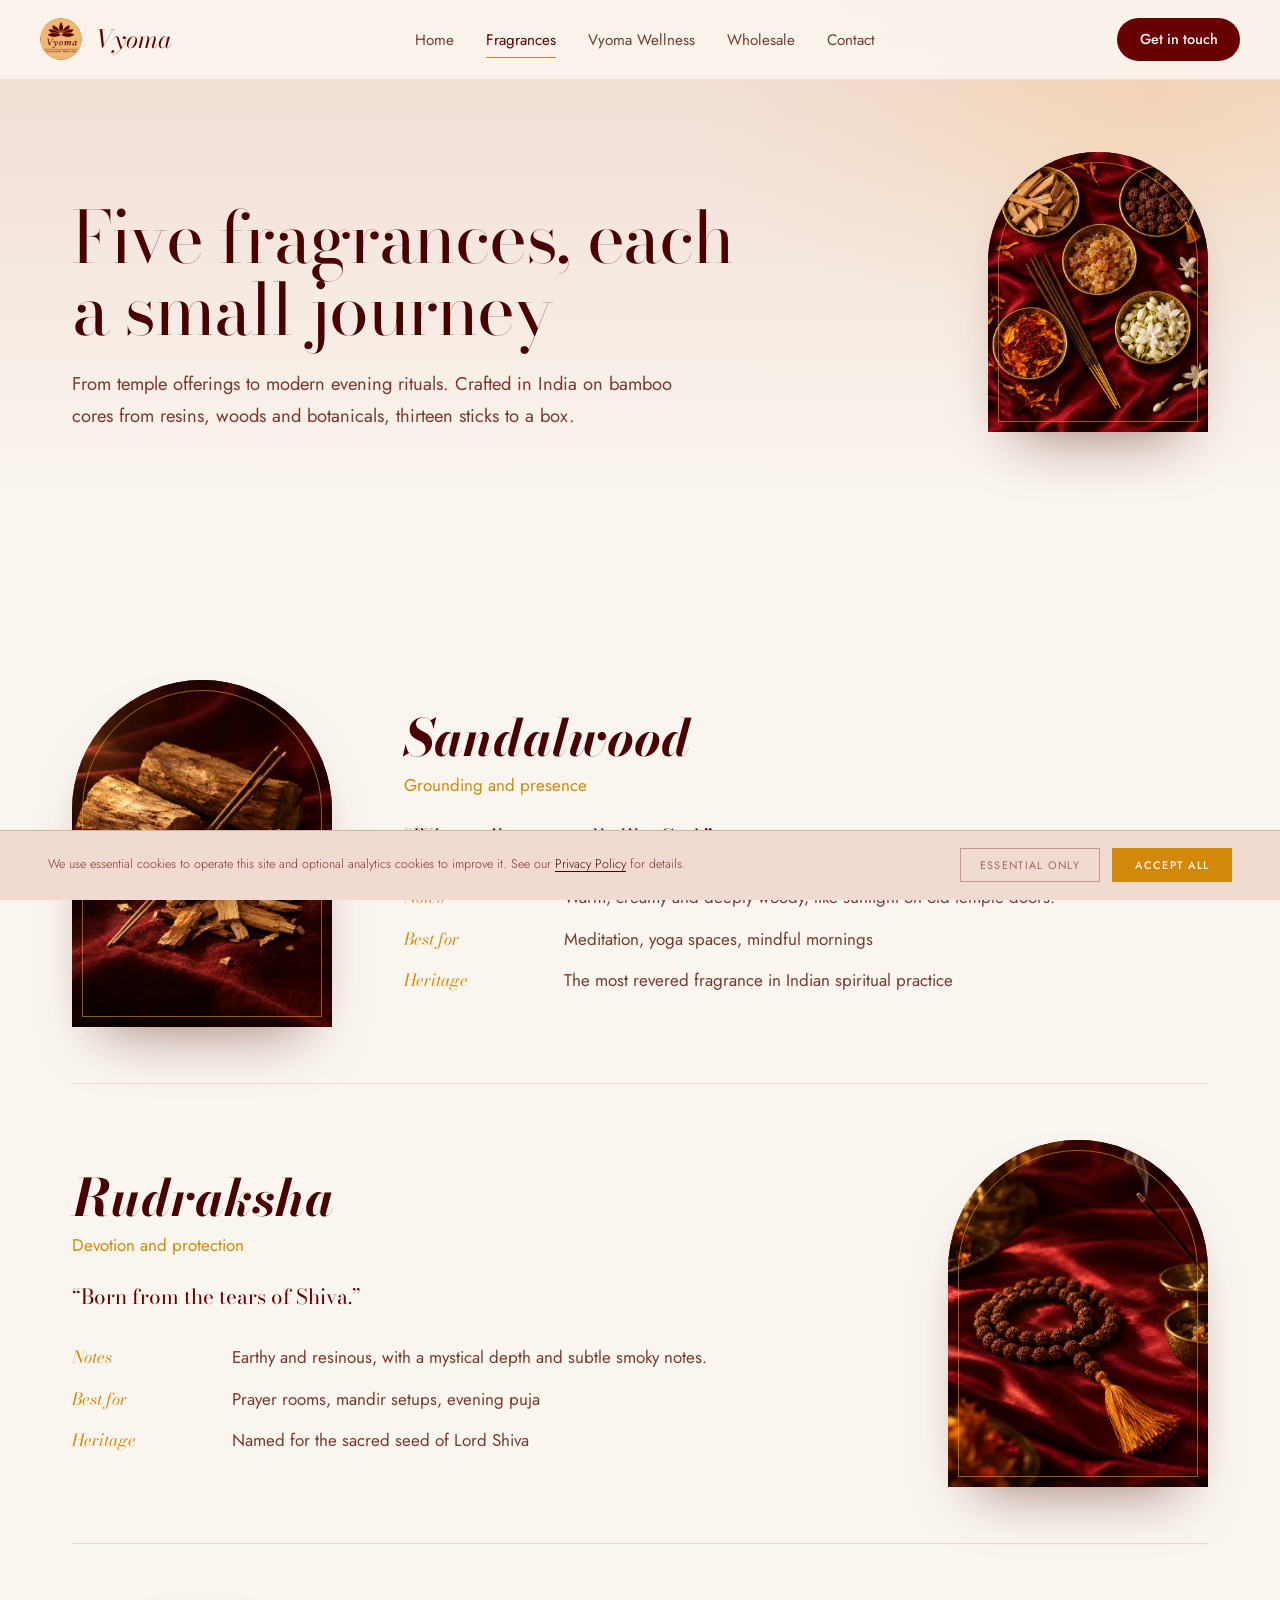
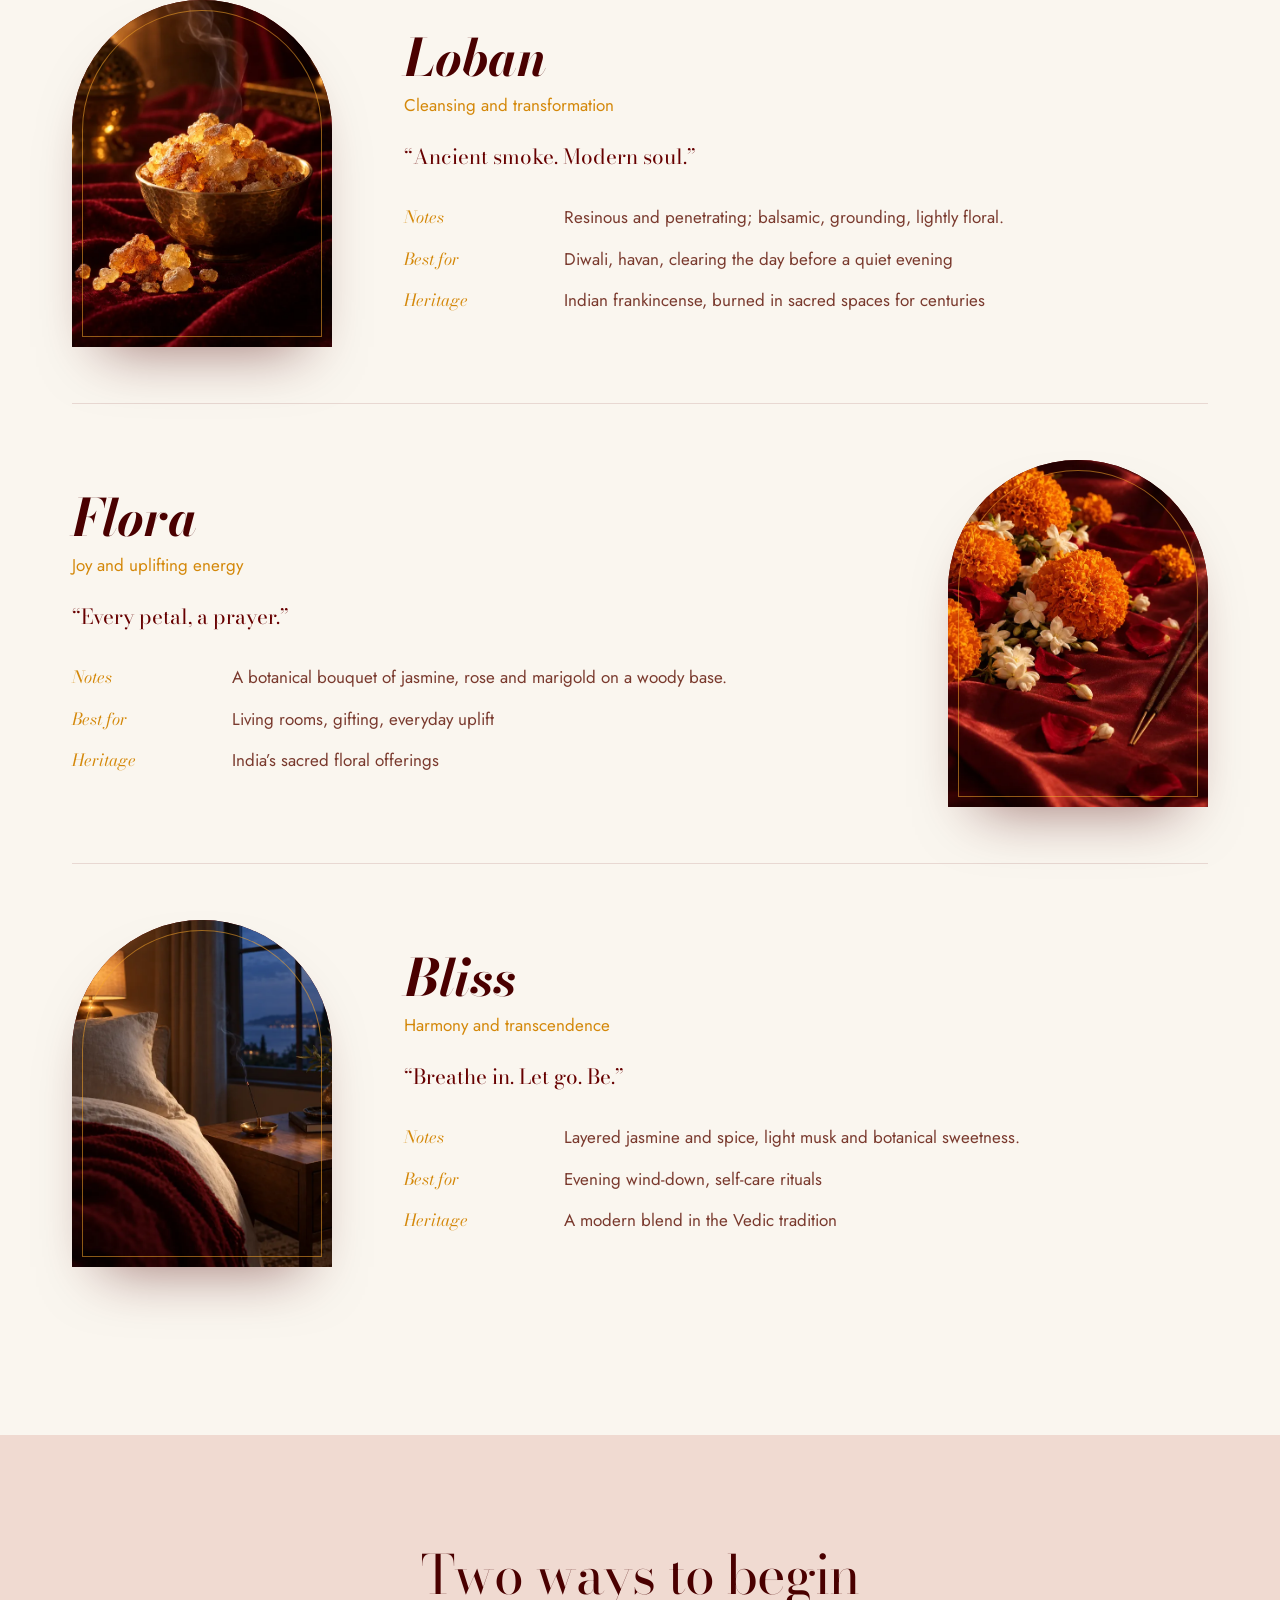
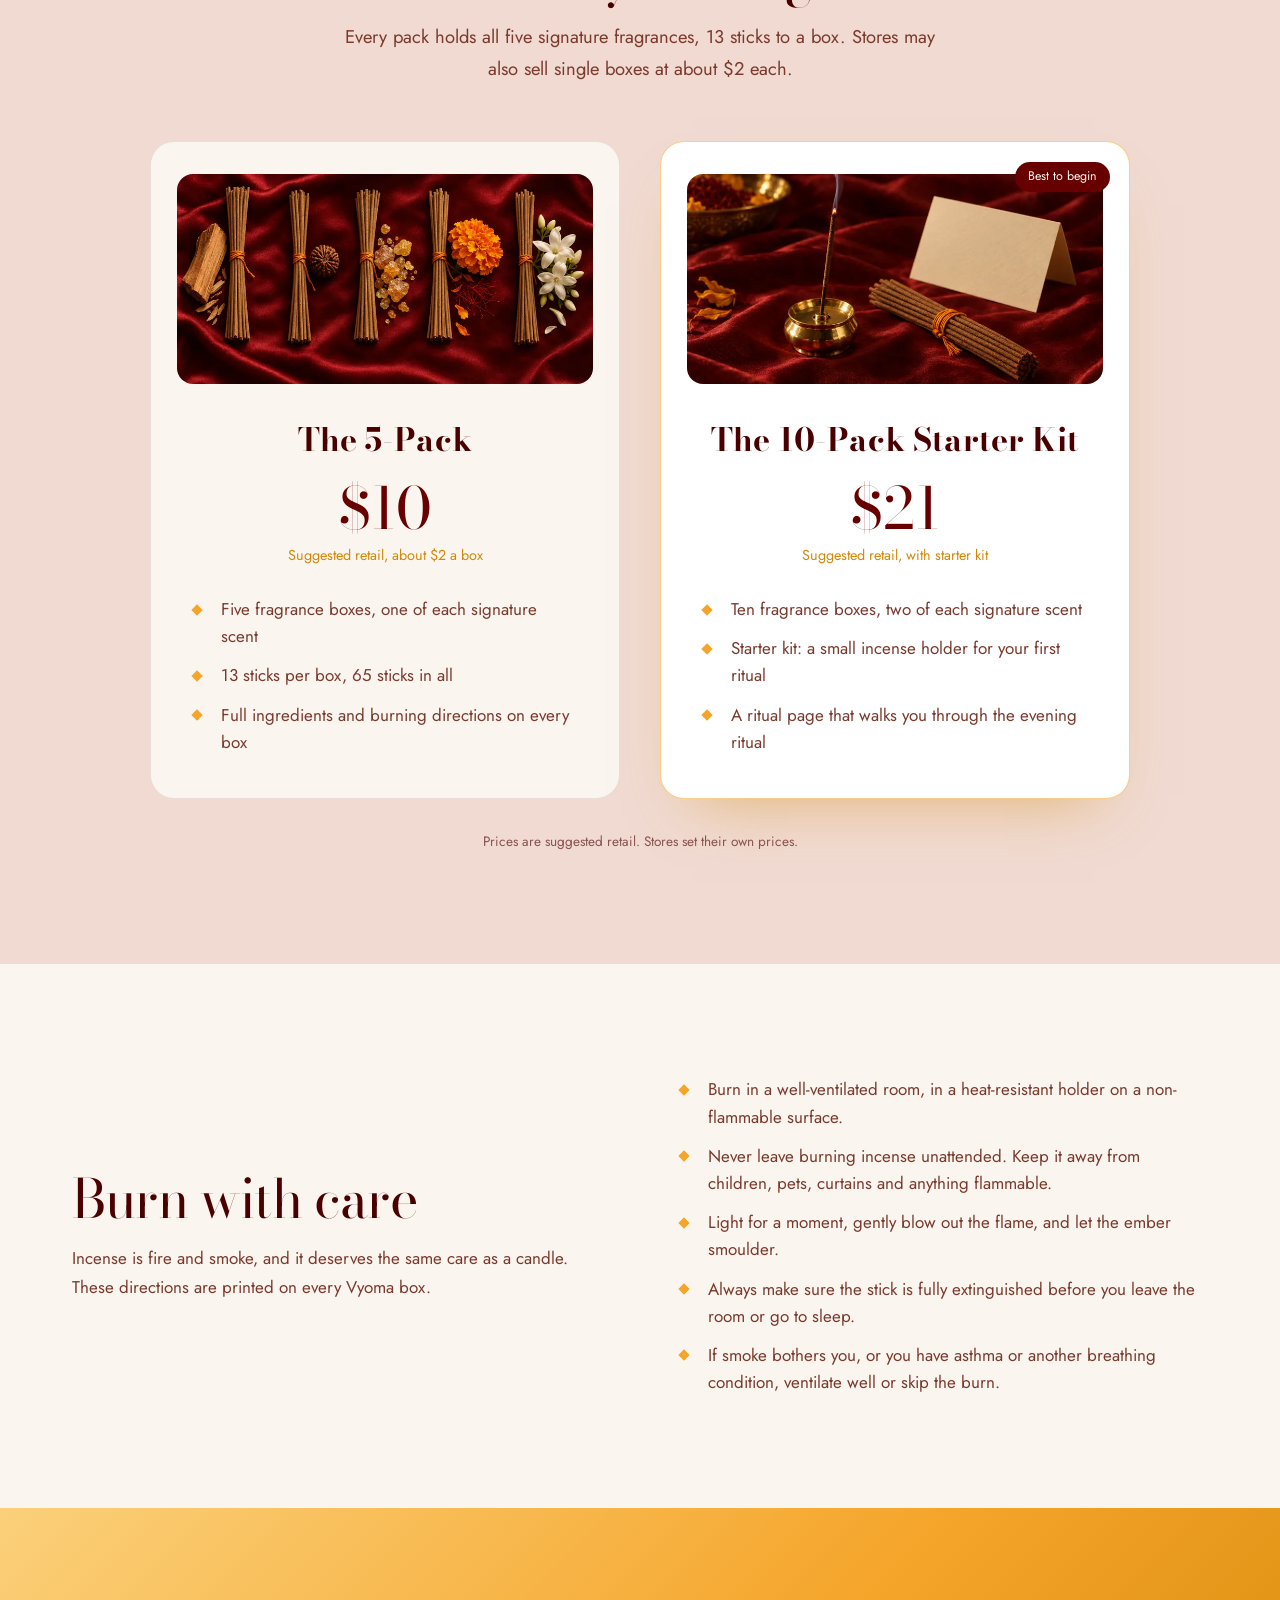
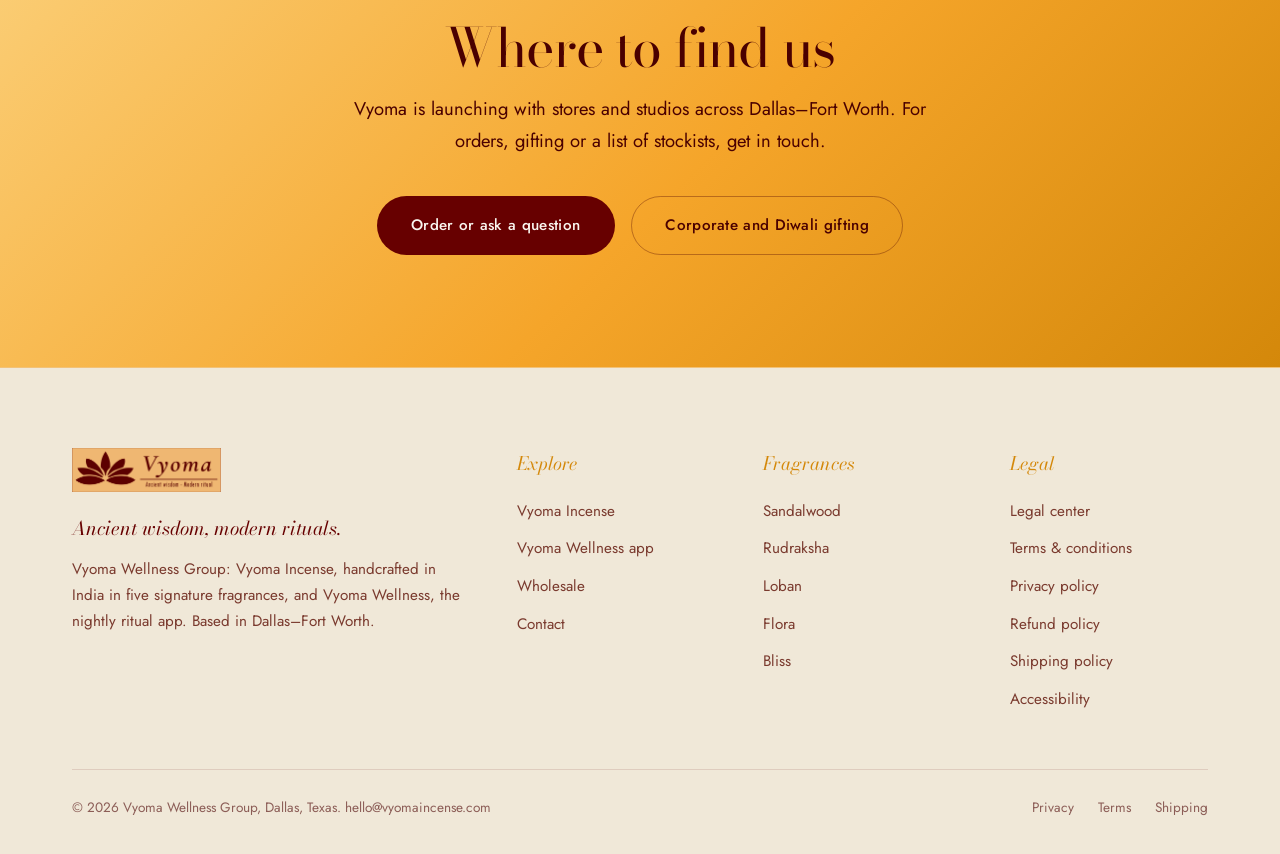
<file: fragrances.html>
<!DOCTYPE html>
<html lang="en">
<head>
<meta charset="UTF-8">
<meta name="viewport" content="width=device-width, initial-scale=1.0">
<meta name="description" content="Sandalwood, Rudraksha, Loban, Flora and Bliss. Five signature incense fragrances in a 5-Pack ($10) and a 10-Pack Starter Kit ($21).">
<meta name="robots" content="index, follow">
<meta name="theme-color" content="#670000">
<meta property="og:title" content="Fragrances — Vyoma Incense">
<meta property="og:description" content="Sandalwood, Rudraksha, Loban, Flora and Bliss. Five signature incense fragrances in a 5-Pack ($10) and a 10-Pack Starter Kit ($21).">
<meta property="og:type" content="website">
<meta property="og:site_name" content="Vyoma Wellness Group">
<meta name="twitter:card" content="summary_large_image">
<meta name="twitter:title" content="Fragrances — Vyoma Incense">
<meta name="twitter:description" content="Sandalwood, Rudraksha, Loban, Flora and Bliss. Five signature incense fragrances in a 5-Pack ($10) and a 10-Pack Starter Kit ($21).">
<title>Fragrances — Vyoma Incense</title>
<link rel="icon" type="image/png" href="assets/logo-circle-crimson.png">
<link rel="preconnect" href="https://fonts.googleapis.com">
<link rel="preconnect" href="https://fonts.gstatic.com" crossorigin>
<link href="https://fonts.googleapis.com/css2?family=Bodoni+Moda:ital,opsz,wght@0,6..96,400;0,6..96,500;1,6..96,400;1,6..96,500&family=Jost:wght@300;400;500&display=swap" rel="stylesheet">
<link rel="stylesheet" href="shared.css?v=20260928b">
</head>
<body>
<!-- COOKIE CONSENT BANNER -->
<div id="vyoma-cookie-banner" style="position:fixed;bottom:0;left:0;right:0;z-index:9999;background:var(--blush);border-top:1px solid rgba(103,0,0,.2);padding:1.1rem 3rem;display:flex;align-items:center;justify-content:space-between;flex-wrap:wrap;gap:1rem;font-family:var(--ff-sans);font-size:.78rem;font-weight:300;color:rgba(103,0,0,.8);line-height:1.6;" role="dialog" aria-label="Cookie consent">
  <span>We use essential cookies to operate this site and optional analytics cookies to improve it. See our <a href="policies/privacy-policy.html#cookies" style="color:var(--crimson-dk);text-decoration:underline;text-underline-offset:3px;">Privacy Policy</a> for details.</span>
  <div style="display:flex;gap:.75rem;flex-shrink:0;">
    <button onclick="vyomaCookieDecline()" style="font-family:var(--ff-sans);font-size:.68rem;font-weight:400;letter-spacing:.12em;text-transform:uppercase;background:transparent;border:.5px solid rgba(103,0,0,.3);color:rgba(103,0,0,.55);padding:.5rem 1.2rem;cursor:pointer;transition:border-color .25s,color .25s;" onmouseover="this.style.borderColor='rgba(103,0,0,.6)';this.style.color='rgba(103,0,0,.9)'" onmouseout="this.style.borderColor='rgba(103,0,0,.3)';this.style.color='rgba(103,0,0,.55)'">Essential only</button>
    <button onclick="vyomaCookieAccept()" style="font-family:var(--ff-sans);font-size:.68rem;font-weight:500;letter-spacing:.12em;text-transform:uppercase;background:var(--saffron-dk);border:none;color:var(--ivory);padding:.5rem 1.4rem;cursor:pointer;transition:background .25s;" onmouseover="this.style.background='var(--saffron)'" onmouseout="this.style.background='var(--saffron-dk)'">Accept all</button>
  </div>
</div>
<script>
(function(){
  var b=document.getElementById('vyoma-cookie-banner');
  if(localStorage.getItem('vyoma_cookie_consent')){b.style.display='none';}
  window.vyomaCookieAccept=function(){localStorage.setItem('vyoma_cookie_consent','all');b.style.transform='translateY(110%)';setTimeout(function(){b.style.display='none';},420);};
  window.vyomaCookieDecline=function(){localStorage.setItem('vyoma_cookie_consent','essential');b.style.transform='translateY(110%)';setTimeout(function(){b.style.display='none';},420);};
})();
</script>
<!-- END COOKIE CONSENT -->
<nav class="nav" id="nav">
  <a href="index.html" class="nav__logo">
    <img src="assets/logo-circle-crimson.png" alt="Vyoma" width="42" height="42">
    <span class="nav__brand">Vyoma</span>
  </a>
  <ul class="nav__links">
    <li><a href="index.html">Home</a></li>
    <li><a href="fragrances.html" class="active">Fragrances</a></li>
    <li><a href="wellness.html">Vyoma Wellness</a></li>
    <li><a href="wholesale.html">Wholesale</a></li>
    <li><a href="contact.html">Contact</a></li>
  </ul>
  <a href="contact.html" class="nav__cta">Get in touch</a>
  <button class="nav__hamburger" id="hamburger" aria-label="Open menu" aria-expanded="false"><span></span><span></span><span></span></button>
</nav>
<div class="nav__mobile" id="mobileMenu">
  <a href="index.html">Home</a>
  <a href="fragrances.html">Fragrances</a>
  <a href="wellness.html">Vyoma Wellness</a>
  <a href="wholesale.html">Wholesale</a>
  <a href="contact.html">Contact</a>
  <a href="policies/index.html">Legal</a>
</div>
<main>
<section class="page-hero">
  <div class="container page-hero__grid">
    <div>
      <h1>Five fragrances, each a small journey</h1>
      <p class="lede">From temple offerings to modern evening rituals. Crafted in India on bamboo cores from resins, woods and botanicals, thirteen sticks to a box.</p>
    </div>
    <div class="arch page-hero__arch"><img src="assets/photos/botanicals.webp" alt="Five brass bowls of sandalwood, rudraksha beads, frankincense resin, marigold and jasmine on crimson silk" width="640" height="800" fetchpriority="high" decoding="async"></div>
  </div>
</section>

<section class="section">
  <div class="container">
    <article class="profile" id="sandalwood">
      <div class="profile__art"><div class="arch"><img src="assets/photos/sandalwood.webp" alt="Sandalwood logs and golden shavings with incense sticks on crimson linen" width="603" height="800" loading="lazy" decoding="async"></div></div>
      <div>
        <h2 class="profile__name">Sandalwood</h2>
        <p class="profile__mood">Grounding and presence</p>
        <p class="profile__quote">&ldquo;Where silence smells like God.&rdquo;</p>
        <dl>
          <dt>Notes</dt><dd>Warm, creamy and deeply woody, like sunlight on old temple doors.</dd>
          <dt>Best for</dt><dd>Meditation, yoga spaces, mindful mornings</dd>
          <dt>Heritage</dt><dd>The most revered fragrance in Indian spiritual practice</dd>
        </dl>
      </div>
    </article>
    <article class="profile" id="rudraksha">
      <div class="profile__art"><div class="arch"><img src="assets/photos/rudraksha.webp" alt="A rudraksha bead mala with a saffron tassel on crimson silk" width="603" height="800" loading="lazy" decoding="async"></div></div>
      <div>
        <h2 class="profile__name">Rudraksha</h2>
        <p class="profile__mood">Devotion and protection</p>
        <p class="profile__quote">&ldquo;Born from the tears of Shiva.&rdquo;</p>
        <dl>
          <dt>Notes</dt><dd>Earthy and resinous, with a mystical depth and subtle smoky notes.</dd>
          <dt>Best for</dt><dd>Prayer rooms, mandir setups, evening puja</dd>
          <dt>Heritage</dt><dd>Named for the sacred seed of Lord Shiva</dd>
        </dl>
      </div>
    </article>
    <article class="profile" id="loban">
      <div class="profile__art"><div class="arch"><img src="assets/photos/loban.webp" alt="Amber frankincense resin in a hammered brass bowl, glowing in warm light" width="603" height="800" loading="lazy" decoding="async"></div></div>
      <div>
        <h2 class="profile__name">Loban</h2>
        <p class="profile__mood">Cleansing and transformation</p>
        <p class="profile__quote">&ldquo;Ancient smoke. Modern soul.&rdquo;</p>
        <dl>
          <dt>Notes</dt><dd>Resinous and penetrating; balsamic, grounding, lightly floral.</dd>
          <dt>Best for</dt><dd>Diwali, havan, clearing the day before a quiet evening</dd>
          <dt>Heritage</dt><dd>Indian frankincense, burned in sacred spaces for centuries</dd>
        </dl>
      </div>
    </article>
    <article class="profile" id="flora">
      <div class="profile__art"><div class="arch"><img src="assets/photos/flora.webp" alt="Marigolds, jasmine and rose petals on crimson silk beside incense sticks" width="603" height="800" loading="lazy" decoding="async"></div></div>
      <div>
        <h2 class="profile__name">Flora</h2>
        <p class="profile__mood">Joy and uplifting energy</p>
        <p class="profile__quote">&ldquo;Every petal, a prayer.&rdquo;</p>
        <dl>
          <dt>Notes</dt><dd>A botanical bouquet of jasmine, rose and marigold on a woody base.</dd>
          <dt>Best for</dt><dd>Living rooms, gifting, everyday uplift</dd>
          <dt>Heritage</dt><dd>India&rsquo;s sacred floral offerings</dd>
        </dl>
      </div>
    </article>
    <article class="profile" id="bliss">
      <div class="profile__art"><div class="arch"><img src="assets/photos/bliss.webp" alt="A quiet bedroom at dusk, incense smoke rising beside the bed" width="603" height="800" loading="lazy" decoding="async"></div></div>
      <div>
        <h2 class="profile__name">Bliss</h2>
        <p class="profile__mood">Harmony and transcendence</p>
        <p class="profile__quote">&ldquo;Breathe in. Let go. Be.&rdquo;</p>
        <dl>
          <dt>Notes</dt><dd>Layered jasmine and spice, light musk and botanical sweetness.</dd>
          <dt>Best for</dt><dd>Evening wind-down, self-care rituals</dd>
          <dt>Heritage</dt><dd>A modern blend in the Vedic tradition</dd>
        </dl>
      </div>
    </article>
  </div>
</section>

<section class="section section--blush">
  <div class="container">
    <div class="head center">
      <h2 class="h2">Two ways to begin</h2>
      <p class="lede">Every pack holds all five signature fragrances, 13 sticks to a box. Stores may also sell single boxes at about $2 each.</p>
    </div>
    <div class="packs">
      <article class="pack">
        <div class="pack__art"><img src="assets/photos/five-pack.webp" alt="Five bundles of incense sticks, each beside its botanical: sandalwood, rudraksha, frankincense, marigold and jasmine" width="800" height="603" loading="lazy" decoding="async"></div>
        <h3 class="pack__name">The 5-Pack</h3>
        <div class="pack__price">$10</div>
        <p class="pack__unit">Suggested retail, about $2 a box</p>
        <ul class="ticks">
          <li>Five fragrance boxes, one of each signature scent</li>
          <li>13 sticks per box, 65 sticks in all</li>
          <li>Full ingredients and burning directions on every box</li>
        </ul>
      </article>
      <article class="pack pack--feature">
        <span class="pack__ribbon">Best to begin</span>
        <div class="pack__art"><img src="assets/photos/starter-kit.webp" alt="A small brass incense holder with a burning stick, a bundle of sticks and a ritual card" width="800" height="603" loading="lazy" decoding="async"></div>
        <h3 class="pack__name">The 10-Pack Starter Kit</h3>
        <div class="pack__price">$21</div>
        <p class="pack__unit">Suggested retail, with starter kit</p>
        <ul class="ticks">
          <li>Ten fragrance boxes, two of each signature scent</li>
          <li>Starter kit: a small incense holder for your first ritual</li>
          <li>A ritual page that walks you through the evening ritual</li>
        </ul>
      </article>
    </div>
    <p class="fine center" style="margin-top:2rem;">Prices are suggested retail. Stores set their own prices.</p>
  </div>
</section>

<section class="section">
  <div class="container split">
    <div>
      <h2 class="h2">Burn with care</h2>
      <p class="body" style="margin-top:1rem;">Incense is fire and smoke, and it deserves the same care as a candle. These directions are printed on every Vyoma box.</p>
    </div>
    <ul class="ticks">
      <li>Burn in a well-ventilated room, in a heat-resistant holder on a non-flammable surface.</li>
      <li>Never leave burning incense unattended. Keep it away from children, pets, curtains and anything flammable.</li>
      <li>Light for a moment, gently blow out the flame, and let the ember smoulder.</li>
      <li>Always make sure the stick is fully extinguished before you leave the room or go to sleep.</li>
      <li>If smoke bothers you, or you have asthma or another breathing condition, ventilate well or skip the burn.</li>
    </ul>
  </div>
</section>

<section class="section section--saffron">
  <div class="container center">
    <h2 class="h2">Where to find us</h2>
    <p class="lede" style="margin-top:1rem;">Vyoma is launching with stores and studios across Dallas&ndash;Fort Worth. For orders, gifting or a list of stockists, get in touch.</p>
    <div class="btn-row">
      <a href="contact.html?type=order" class="btn btn--crimson">Order or ask a question</a>
      <a href="contact.html?type=gifting" class="btn btn--ghost">Corporate and Diwali gifting</a>
    </div>
  </div>
</section>
</main>

<footer class="footer">
  <div class="container">
    <div class="footer__grid">
      <div class="footer__brand">
        <div class="footer__brand-logo"><img src="assets/logo-header-cream-crimson.png" alt="Vyoma"></div>
        <p class="footer__tagline">Ancient wisdom, modern rituals.</p>
        <p class="footer__desc">Vyoma Wellness Group: Vyoma Incense, handcrafted in India in five signature fragrances, and Vyoma Wellness, the nightly ritual app. Based in Dallas&ndash;Fort Worth.</p>
      </div>
      <div class="footer__col">
        <h4>Explore</h4>
        <ul>
          <li><a href="fragrances.html">Vyoma Incense</a></li>
          <li><a href="wellness.html">Vyoma Wellness app</a></li>
          <li><a href="wholesale.html">Wholesale</a></li>
          <li><a href="contact.html">Contact</a></li>
        </ul>
      </div>
      <div class="footer__col">
        <h4>Fragrances</h4>
        <ul>
          <li><a href="fragrances.html#sandalwood">Sandalwood</a></li>
          <li><a href="fragrances.html#rudraksha">Rudraksha</a></li>
          <li><a href="fragrances.html#loban">Loban</a></li>
          <li><a href="fragrances.html#flora">Flora</a></li>
          <li><a href="fragrances.html#bliss">Bliss</a></li>
        </ul>
      </div>
      <div class="footer__col">
        <h4>Legal</h4>
        <ul>
          <li><a href="policies/index.html">Legal center</a></li>
          <li><a href="policies/terms-and-conditions.html">Terms &amp; conditions</a></li>
          <li><a href="policies/privacy-policy.html">Privacy policy</a></li>
          <li><a href="policies/refund-policy.html">Refund policy</a></li>
          <li><a href="policies/shipping-policy.html">Shipping policy</a></li>
          <li><a href="policies/accessibility.html">Accessibility</a></li>
        </ul>
      </div>
    </div>
    <div class="footer__bottom">
      <p class="footer__copy">&copy; 2026 Vyoma Wellness Group, Dallas, Texas. <a href="mailto:hello@vyomaincense.com">hello@vyomaincense.com</a></p>
      <div class="footer__legal">
        <a href="policies/privacy-policy.html">Privacy</a>
        <a href="policies/terms-and-conditions.html">Terms</a>
        <a href="policies/shipping-policy.html">Shipping</a>
      </div>
    </div>
  </div>
</footer>
<script>
(function () {
  var nav = document.getElementById('nav'), btn = document.getElementById('hamburger'), menu = document.getElementById('mobileMenu');
  window.addEventListener('scroll', function () { nav.classList.toggle('scrolled', window.scrollY > 40); }, { passive: true });
  btn.addEventListener('click', function () { var open = menu.classList.toggle('open'); btn.setAttribute('aria-expanded', open); });
})();
</script>
</body>
</html>
</file>
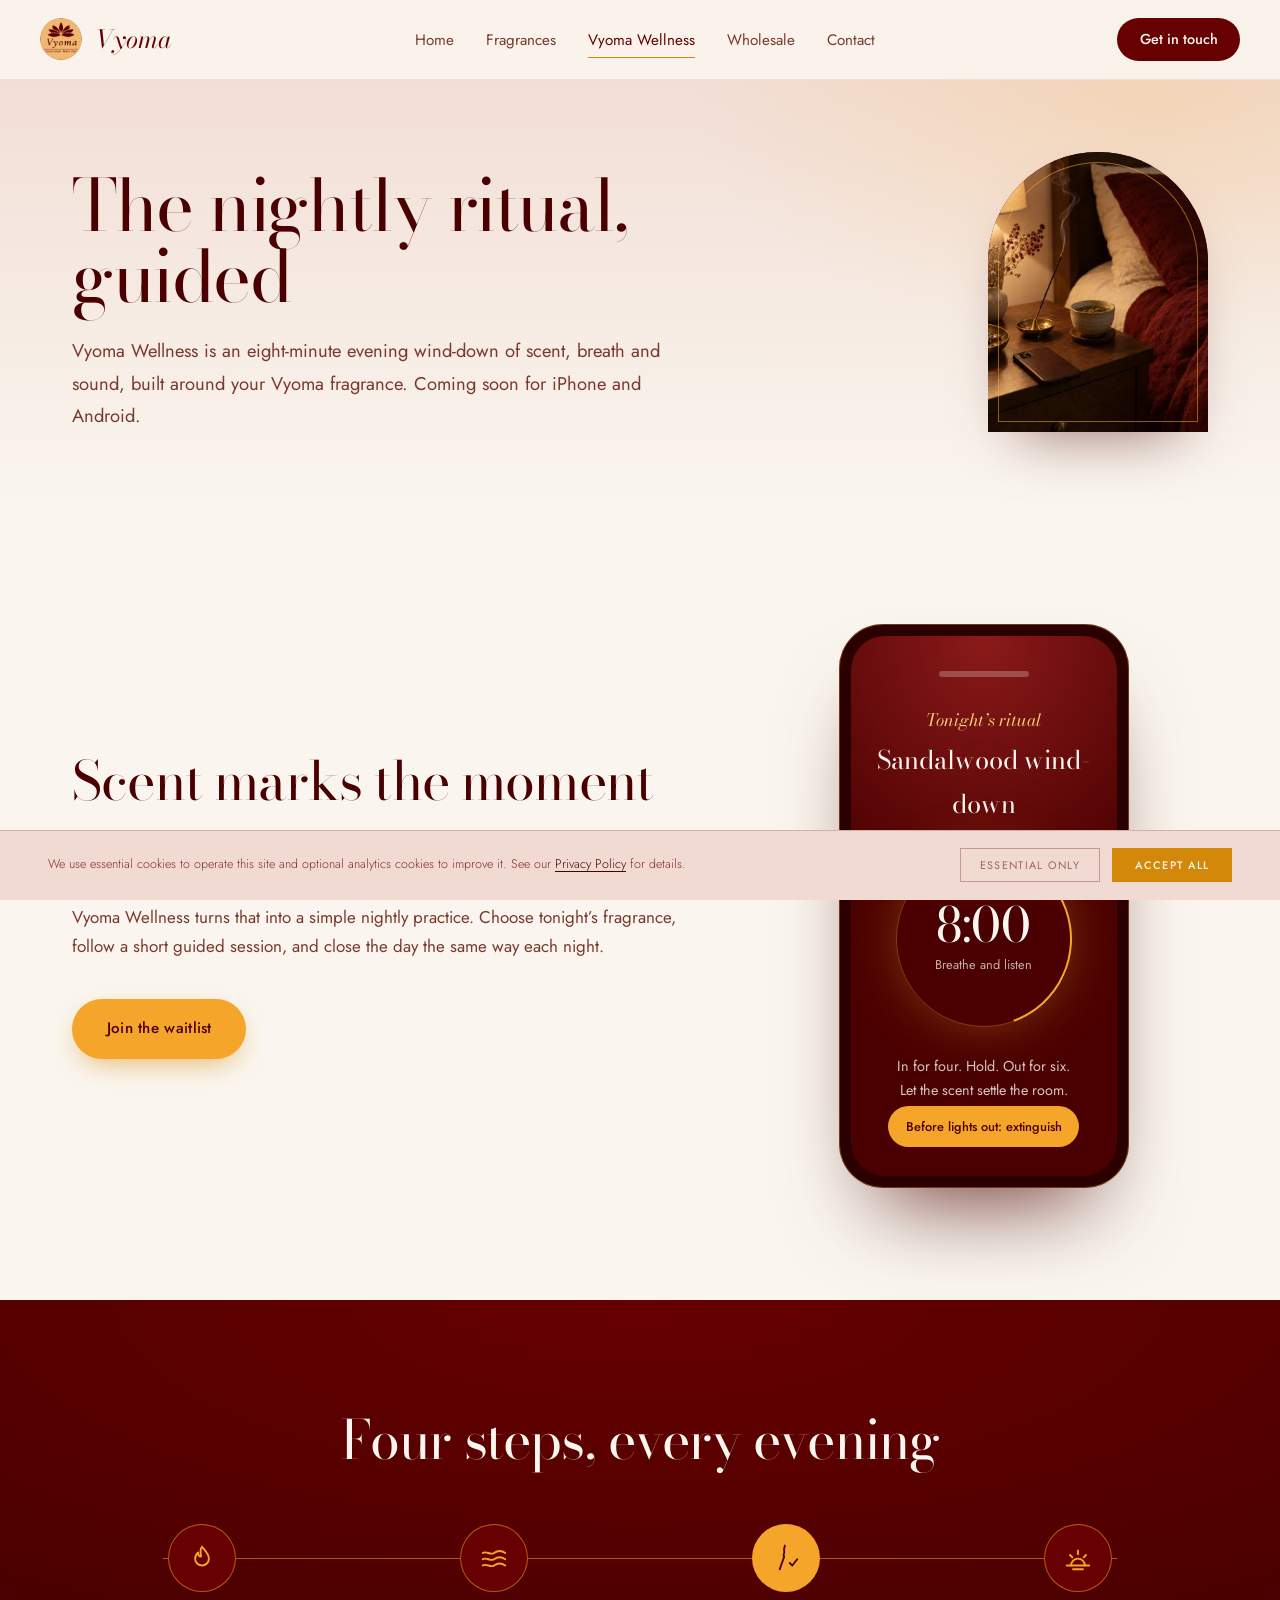
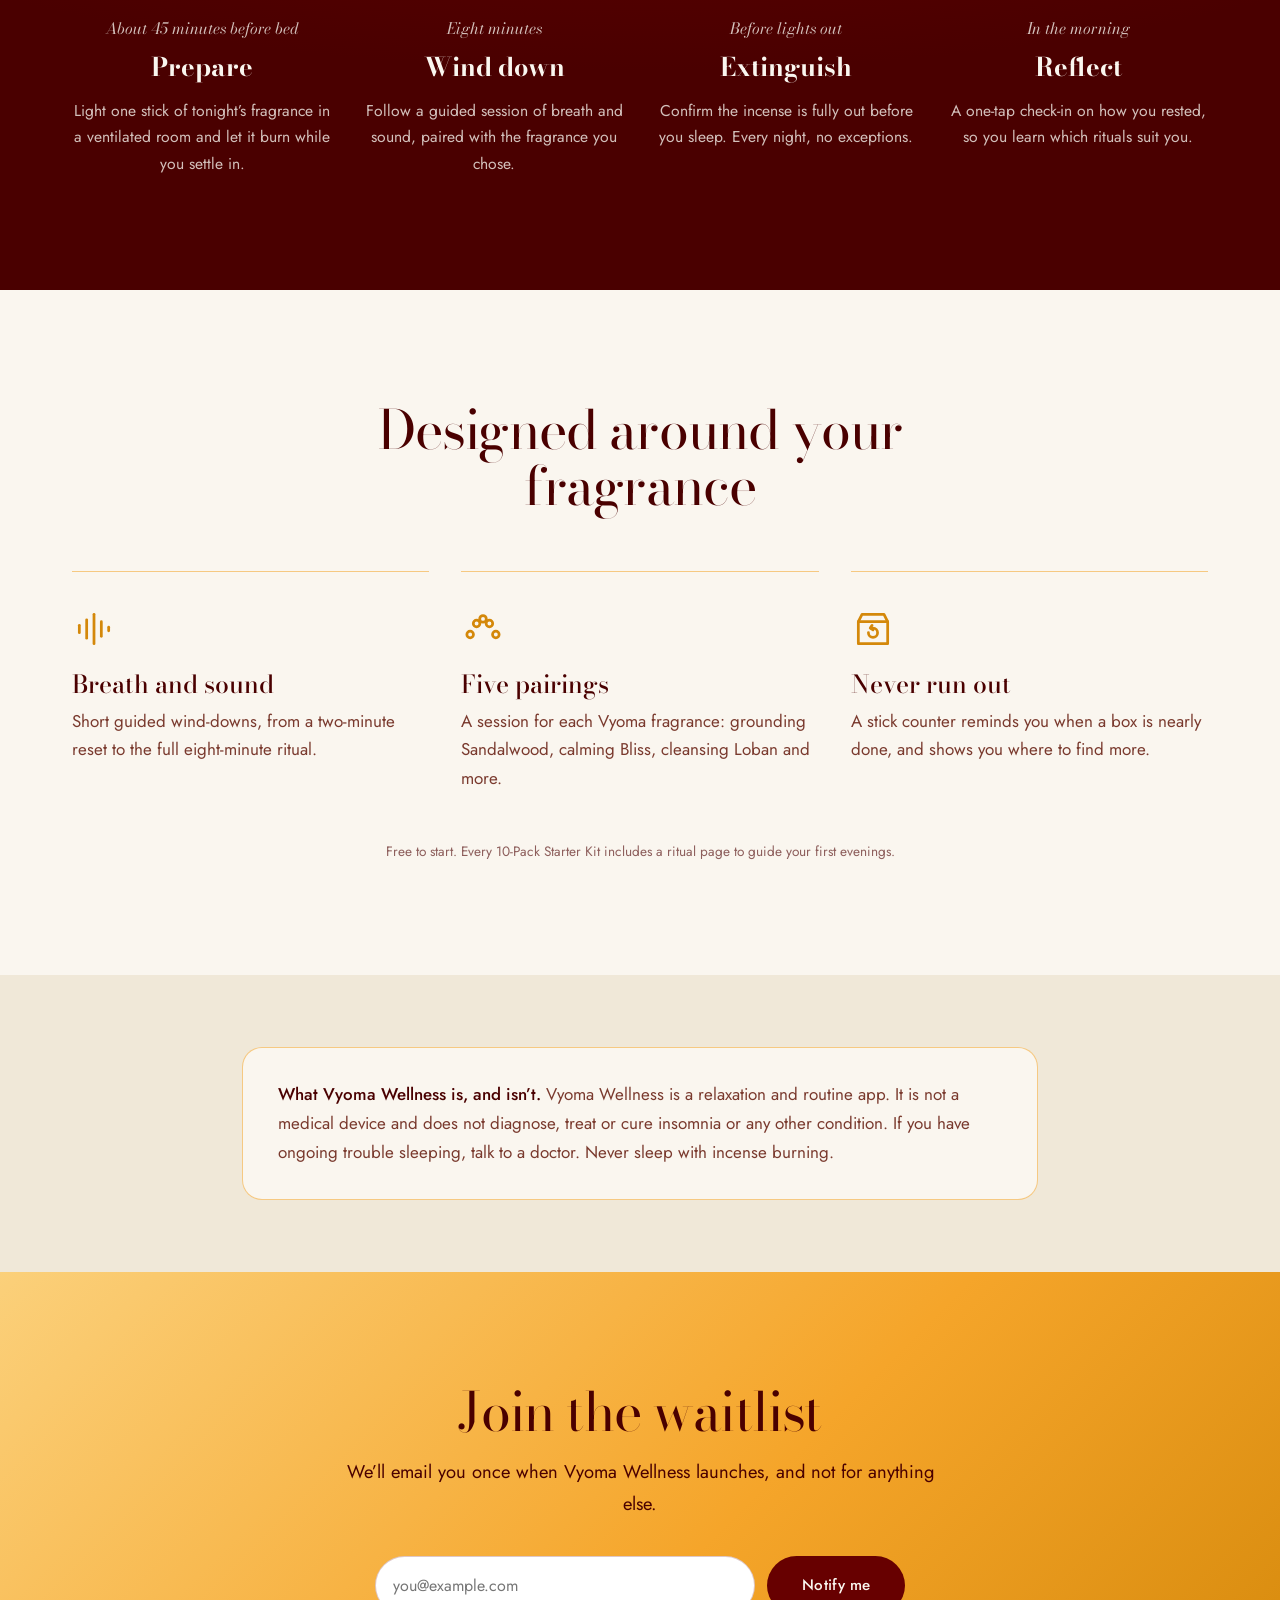
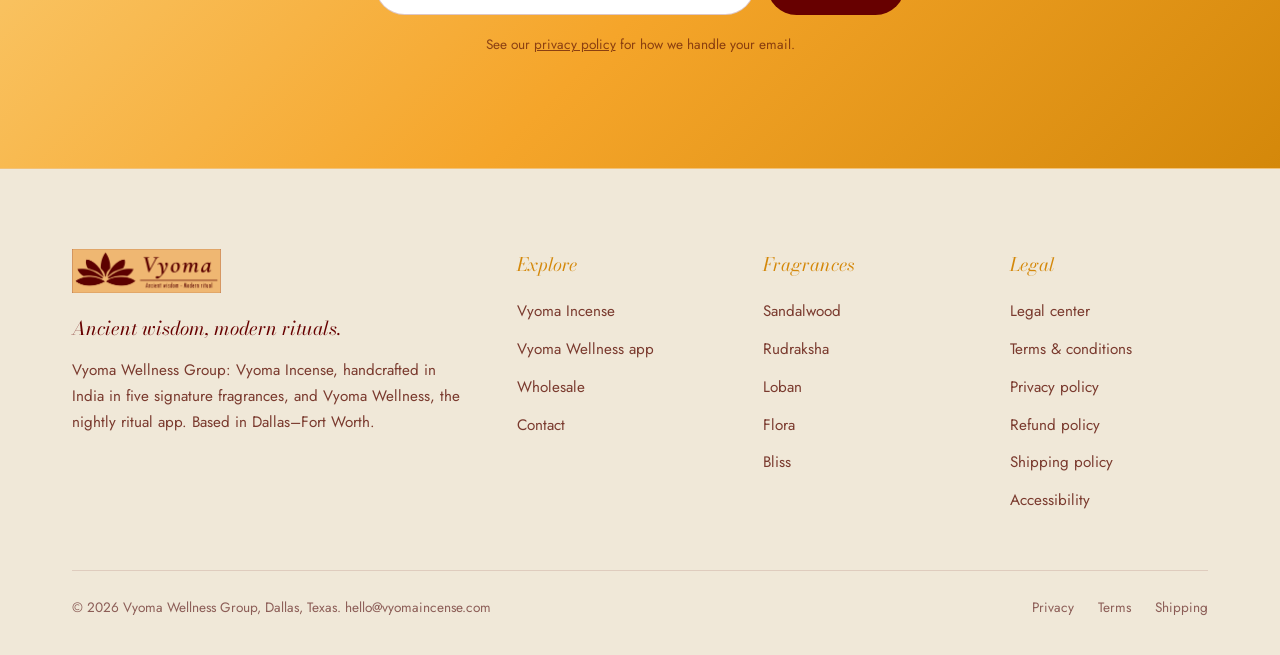
<file: wellness.html>
<!DOCTYPE html>
<html lang="en">
<head>
<meta charset="UTF-8">
<meta name="viewport" content="width=device-width, initial-scale=1.0">
<meta name="description" content="Vyoma Wellness: an eight-minute evening wind-down of scent, breath and sound. Coming soon for iPhone and Android. Join the waitlist.">
<meta name="robots" content="index, follow">
<meta name="theme-color" content="#670000">
<meta property="og:title" content="Vyoma Wellness — The Nightly Ritual App">
<meta property="og:description" content="Vyoma Wellness: an eight-minute evening wind-down of scent, breath and sound. Coming soon for iPhone and Android. Join the waitlist.">
<meta property="og:type" content="website">
<meta property="og:site_name" content="Vyoma Wellness Group">
<meta name="twitter:card" content="summary_large_image">
<meta name="twitter:title" content="Vyoma Wellness — The Nightly Ritual App">
<meta name="twitter:description" content="Vyoma Wellness: an eight-minute evening wind-down of scent, breath and sound. Coming soon for iPhone and Android. Join the waitlist.">
<title>Vyoma Wellness — The Nightly Ritual App</title>
<link rel="icon" type="image/png" href="assets/logo-circle-crimson.png">
<link rel="preconnect" href="https://fonts.googleapis.com">
<link rel="preconnect" href="https://fonts.gstatic.com" crossorigin>
<link href="https://fonts.googleapis.com/css2?family=Bodoni+Moda:ital,opsz,wght@0,6..96,400;0,6..96,500;1,6..96,400;1,6..96,500&family=Jost:wght@300;400;500&display=swap" rel="stylesheet">
<link rel="stylesheet" href="shared.css?v=20260928b">
</head>
<body>
<!-- COOKIE CONSENT BANNER -->
<div id="vyoma-cookie-banner" style="position:fixed;bottom:0;left:0;right:0;z-index:9999;background:var(--blush);border-top:1px solid rgba(103,0,0,.2);padding:1.1rem 3rem;display:flex;align-items:center;justify-content:space-between;flex-wrap:wrap;gap:1rem;font-family:var(--ff-sans);font-size:.78rem;font-weight:300;color:rgba(103,0,0,.8);line-height:1.6;" role="dialog" aria-label="Cookie consent">
  <span>We use essential cookies to operate this site and optional analytics cookies to improve it. See our <a href="policies/privacy-policy.html#cookies" style="color:var(--crimson-dk);text-decoration:underline;text-underline-offset:3px;">Privacy Policy</a> for details.</span>
  <div style="display:flex;gap:.75rem;flex-shrink:0;">
    <button onclick="vyomaCookieDecline()" style="font-family:var(--ff-sans);font-size:.68rem;font-weight:400;letter-spacing:.12em;text-transform:uppercase;background:transparent;border:.5px solid rgba(103,0,0,.3);color:rgba(103,0,0,.55);padding:.5rem 1.2rem;cursor:pointer;transition:border-color .25s,color .25s;" onmouseover="this.style.borderColor='rgba(103,0,0,.6)';this.style.color='rgba(103,0,0,.9)'" onmouseout="this.style.borderColor='rgba(103,0,0,.3)';this.style.color='rgba(103,0,0,.55)'">Essential only</button>
    <button onclick="vyomaCookieAccept()" style="font-family:var(--ff-sans);font-size:.68rem;font-weight:500;letter-spacing:.12em;text-transform:uppercase;background:var(--saffron-dk);border:none;color:var(--ivory);padding:.5rem 1.4rem;cursor:pointer;transition:background .25s;" onmouseover="this.style.background='var(--saffron)'" onmouseout="this.style.background='var(--saffron-dk)'">Accept all</button>
  </div>
</div>
<script>
(function(){
  var b=document.getElementById('vyoma-cookie-banner');
  if(localStorage.getItem('vyoma_cookie_consent')){b.style.display='none';}
  window.vyomaCookieAccept=function(){localStorage.setItem('vyoma_cookie_consent','all');b.style.transform='translateY(110%)';setTimeout(function(){b.style.display='none';},420);};
  window.vyomaCookieDecline=function(){localStorage.setItem('vyoma_cookie_consent','essential');b.style.transform='translateY(110%)';setTimeout(function(){b.style.display='none';},420);};
})();
</script>
<!-- END COOKIE CONSENT -->
<nav class="nav" id="nav">
  <a href="index.html" class="nav__logo">
    <img src="assets/logo-circle-crimson.png" alt="Vyoma" width="42" height="42">
    <span class="nav__brand">Vyoma</span>
  </a>
  <ul class="nav__links">
    <li><a href="index.html">Home</a></li>
    <li><a href="fragrances.html">Fragrances</a></li>
    <li><a href="wellness.html" class="active">Vyoma Wellness</a></li>
    <li><a href="wholesale.html">Wholesale</a></li>
    <li><a href="contact.html">Contact</a></li>
  </ul>
  <a href="contact.html" class="nav__cta">Get in touch</a>
  <button class="nav__hamburger" id="hamburger" aria-label="Open menu" aria-expanded="false"><span></span><span></span><span></span></button>
</nav>
<div class="nav__mobile" id="mobileMenu">
  <a href="index.html">Home</a>
  <a href="fragrances.html">Fragrances</a>
  <a href="wellness.html">Vyoma Wellness</a>
  <a href="wholesale.html">Wholesale</a>
  <a href="contact.html">Contact</a>
  <a href="policies/index.html">Legal</a>
</div>
<main>
<section class="page-hero">
  <div class="container page-hero__grid">
    <div>
      <h1>The nightly ritual, guided</h1>
      <p class="lede">Vyoma Wellness is an eight-minute evening wind-down of scent, breath and sound, built around your Vyoma fragrance. Coming soon for iPhone and Android.</p>
    </div>
    <div class="arch page-hero__arch"><img src="assets/photos/wellness.webp" alt="An evening bedside with incense smoke rising from a brass holder beside a cup of tea" width="640" height="800" fetchpriority="high" decoding="async"></div>
  </div>
</section>

<section class="section">
  <div class="container split split--wide-left">
    <div>
      <h2 class="h2">Scent marks the moment</h2>
      <p class="body" style="margin-top:1.2rem;">Evenings rarely end on their own. A ritual gives them an edge: the same fragrance, the same few minutes of breath and sound, the same signal that the day is done.</p>
      <p class="body">Vyoma Wellness turns that into a simple nightly practice. Choose tonight&rsquo;s fragrance, follow a short guided session, and close the day the same way each night.</p>
      <div class="btn-row"><a href="#waitlist" class="btn btn--gold">Join the waitlist</a></div>
    </div>
    <div><div class="phone" role="img" aria-label="Preview of the Vyoma Wellness wind-down screen">
        <div class="phone__screen">
          <div class="phone__notch"></div>
          <p class="phone__eyebrow">Tonight&rsquo;s ritual</p>
          <p class="phone__title">Sandalwood wind-down</p>
          <div class="phone__ring"><span class="phone__time">8:00</span><span class="phone__label">Breathe and listen</span></div>
          <p class="phone__cue">In for four. Hold. Out for six.<br>Let the scent settle the room.</p>
          <span class="phone__pill">Before lights out: extinguish</span>
        </div>
      </div></div>
  </div>
</section>

<section class="section section--crimson">
  <div class="container">
    <div class="head center"><h2 class="h2">Four steps, every evening</h2></div>
    <div class="timeline" style="--steps:4">
    <div class="step">
      <div class="step__icon"><svg viewBox="0 0 24 24" xmlns="http://www.w3.org/2000/svg" aria-hidden="true" ><g fill="none" stroke="currentColor" stroke-width="1.5" stroke-linecap="round" stroke-linejoin="round"><path d="M12 3c2.5 3.2 5.5 5.4 5.5 9.5a5.5 5.5 0 0 1-11 0c0-2.4 1.2-4 2.4-5 0 2 1 3.3 2.3 3.3 0-3.2-1.3-5.2.8-7.8z"/></g></svg></div>
      <p class="step__when">About 45 minutes before bed</p>
      <h3 class="step__title">Prepare</h3>
      <p>Light one stick of tonight&rsquo;s fragrance in a ventilated room and let it burn while you settle in.</p>
    </div>
    <div class="step">
      <div class="step__icon"><svg viewBox="0 0 24 24" xmlns="http://www.w3.org/2000/svg" aria-hidden="true" ><g fill="none" stroke="currentColor" stroke-width="1.5" stroke-linecap="round" stroke-linejoin="round"><path d="M3 8c3-2.2 6 2.2 9 0s6-2.2 9 0"/><path d="M3 13c3-2.2 6 2.2 9 0s6-2.2 9 0"/><path d="M3 18c3-2.2 6 2.2 9 0s6-2.2 9 0"/></g></svg></div>
      <p class="step__when">Eight minutes</p>
      <h3 class="step__title">Wind down</h3>
      <p>Follow a guided session of breath and sound, paired with the fragrance you chose.</p>
    </div>
    <div class="step step--safety">
      <div class="step__icon"><svg viewBox="0 0 24 24" xmlns="http://www.w3.org/2000/svg" aria-hidden="true" ><g fill="none" stroke="currentColor" stroke-width="1.5" stroke-linecap="round" stroke-linejoin="round"><path d="M7 21 10.5 11"/><path d="M10.5 11c-1.4-1.8.9-3 0-4.8S11.6 3.4 11 2"/><path d="M15 16l2 2 4-5"/></g></svg></div>
      <p class="step__when">Before lights out</p>
      <h3 class="step__title">Extinguish</h3>
      <p>Confirm the incense is fully out before you sleep. Every night, no exceptions.</p>
    </div>
    <div class="step">
      <div class="step__icon"><svg viewBox="0 0 24 24" xmlns="http://www.w3.org/2000/svg" aria-hidden="true" ><g fill="none" stroke="currentColor" stroke-width="1.5" stroke-linecap="round" stroke-linejoin="round"><path d="M3 18h18"/><path d="M6.5 18a5.5 5.5 0 0 1 11 0"/><path d="M12 6v3"/><path d="M5.6 9.6l1.8 1.8"/><path d="M18.4 9.6l-1.8 1.8"/><path d="M8 21h8"/></g></svg></div>
      <p class="step__when">In the morning</p>
      <h3 class="step__title">Reflect</h3>
      <p>A one-tap check-in on how you rested, so you learn which rituals suit you.</p>
    </div>
</div>
  </div>
</section>

<section class="section">
  <div class="container">
    <div class="head center"><h2 class="h2">Designed around your fragrance</h2></div>
    <div class="grid grid--3">
      <div class="feature"><div class="feature__icon"><svg viewBox="0 0 24 24" xmlns="http://www.w3.org/2000/svg" aria-hidden="true" ><g fill="none" stroke="currentColor" stroke-width="1.5" stroke-linecap="round" stroke-linejoin="round"><path d="M4 10v4"/><path d="M8 7v10"/><path d="M12 4v16"/><path d="M16 8v8"/><path d="M20 11v2"/></g></svg></div><h3 class="h3">Breath and sound</h3><p>Short guided wind-downs, from a two-minute reset to the full eight-minute ritual.</p></div>
      <div class="feature"><div class="feature__icon"><svg viewBox="0 0 24 24" xmlns="http://www.w3.org/2000/svg" aria-hidden="true" ><g fill="none" stroke="currentColor" stroke-width="1.5" stroke-linecap="round" stroke-linejoin="round"><circle cx="5" cy="15" r="1.8"/><circle cx="8.5" cy="9" r="1.8"/><circle cx="12" cy="6.5" r="1.8"/><circle cx="15.5" cy="9" r="1.8"/><circle cx="19" cy="15" r="1.8"/></g></svg></div><h3 class="h3">Five pairings</h3><p>A session for each Vyoma fragrance: grounding Sandalwood, calming Bliss, cleansing Loban and more.</p></div>
      <div class="feature"><div class="feature__icon"><svg viewBox="0 0 24 24" xmlns="http://www.w3.org/2000/svg" aria-hidden="true" ><g fill="none" stroke="currentColor" stroke-width="1.5" stroke-linecap="round" stroke-linejoin="round"><path d="M4 8h16v12H4z"/><path d="M4 8l2-4h12l2 4"/><path d="M9.5 14a2.5 2.5 0 1 0 2.5-2.5h-1"/><path d="M11.5 10l-1 1.5 1.5 1"/></g></svg></div><h3 class="h3">Never run out</h3><p>A stick counter reminds you when a box is nearly done, and shows you where to find more.</p></div>
    </div>
    <p class="fine center" style="margin-top:3rem;">Free to start. Every 10-Pack Starter Kit includes a ritual page to guide your first evenings.</p>
  </div>
</section>

<section class="section section--tight section--ivory-dk">
  <div class="container" style="max-width:860px;">
    <div class="notice">
      <p><strong>What Vyoma Wellness is, and isn&rsquo;t.</strong> Vyoma Wellness is a relaxation and routine app. It is not a medical device and does not diagnose, treat or cure insomnia or any other condition. If you have ongoing trouble sleeping, talk to a doctor. Never sleep with incense burning.</p>
    </div>
  </div>
</section>

<section class="section section--saffron" id="waitlist">
  <div class="container center">
    <h2 class="h2">Join the waitlist</h2>
    <p class="lede" style="margin-top:1rem;">We&rsquo;ll email you once when Vyoma Wellness launches, and not for anything else.</p>
    <form id="waitlistForm" class="inline-form" onsubmit="joinWaitlist(event)">
      <input type="hidden" name="_subject" value="Vyoma Wellness app waitlist">
      <input type="hidden" name="inquiry_type" value="Vyoma Wellness app waitlist">
      <input type="text" name="_gotcha" style="display:none" tabindex="-1" autocomplete="off">
      <input type="email" name="email" placeholder="you@example.com" aria-label="Email address" required>
      <button type="submit" class="btn btn--crimson" id="waitlistBtn">Notify me</button>
    </form>
    <div id="waitlistMsg" class="form-msg" role="status"></div>
    <p class="fine" style="margin-top:1.2rem;">See our <a href="policies/privacy-policy.html" style="text-decoration:underline;">privacy policy</a> for how we handle your email.</p>
  </div>
</section>
</main>
<script>
async function joinWaitlist(e) {
  e.preventDefault();
  const form = e.target, btn = document.getElementById('waitlistBtn'), msg = document.getElementById('waitlistMsg');
  btn.disabled = true; btn.textContent = 'Joining…'; msg.style.display = 'none';
  try {
    const res = await fetch('https://formspree.io/f/maqrjwyo', { method: 'POST', headers: { 'Accept': 'application/json' }, body: new FormData(form) });
    if (!res.ok) throw new Error('Submission failed');
    msg.style.display = 'block'; msg.style.background = 'rgba(255,255,255,.6)'; msg.style.border = '1px solid var(--crimson)'; msg.style.color = 'var(--crimson-dk)';
    msg.textContent = 'You’re on the list. We’ll let you know when Vyoma Wellness launches.';
    form.reset(); btn.textContent = 'Joined ✓';
  } catch (err) {
    msg.style.display = 'block'; msg.style.background = '#fff'; msg.style.border = '1px solid var(--crimson)'; msg.style.color = 'var(--crimson)';
    msg.textContent = 'Something went wrong. Please try again, or email hello@vyomaincense.com.';
    btn.disabled = false; btn.textContent = 'Notify Me';
  }
}
</script>
<footer class="footer">
  <div class="container">
    <div class="footer__grid">
      <div class="footer__brand">
        <div class="footer__brand-logo"><img src="assets/logo-header-cream-crimson.png" alt="Vyoma"></div>
        <p class="footer__tagline">Ancient wisdom, modern rituals.</p>
        <p class="footer__desc">Vyoma Wellness Group: Vyoma Incense, handcrafted in India in five signature fragrances, and Vyoma Wellness, the nightly ritual app. Based in Dallas&ndash;Fort Worth.</p>
      </div>
      <div class="footer__col">
        <h4>Explore</h4>
        <ul>
          <li><a href="fragrances.html">Vyoma Incense</a></li>
          <li><a href="wellness.html">Vyoma Wellness app</a></li>
          <li><a href="wholesale.html">Wholesale</a></li>
          <li><a href="contact.html">Contact</a></li>
        </ul>
      </div>
      <div class="footer__col">
        <h4>Fragrances</h4>
        <ul>
          <li><a href="fragrances.html#sandalwood">Sandalwood</a></li>
          <li><a href="fragrances.html#rudraksha">Rudraksha</a></li>
          <li><a href="fragrances.html#loban">Loban</a></li>
          <li><a href="fragrances.html#flora">Flora</a></li>
          <li><a href="fragrances.html#bliss">Bliss</a></li>
        </ul>
      </div>
      <div class="footer__col">
        <h4>Legal</h4>
        <ul>
          <li><a href="policies/index.html">Legal center</a></li>
          <li><a href="policies/terms-and-conditions.html">Terms &amp; conditions</a></li>
          <li><a href="policies/privacy-policy.html">Privacy policy</a></li>
          <li><a href="policies/refund-policy.html">Refund policy</a></li>
          <li><a href="policies/shipping-policy.html">Shipping policy</a></li>
          <li><a href="policies/accessibility.html">Accessibility</a></li>
        </ul>
      </div>
    </div>
    <div class="footer__bottom">
      <p class="footer__copy">&copy; 2026 Vyoma Wellness Group, Dallas, Texas. <a href="mailto:hello@vyomaincense.com">hello@vyomaincense.com</a></p>
      <div class="footer__legal">
        <a href="policies/privacy-policy.html">Privacy</a>
        <a href="policies/terms-and-conditions.html">Terms</a>
        <a href="policies/shipping-policy.html">Shipping</a>
      </div>
    </div>
  </div>
</footer>
<script>
(function () {
  var nav = document.getElementById('nav'), btn = document.getElementById('hamburger'), menu = document.getElementById('mobileMenu');
  window.addEventListener('scroll', function () { nav.classList.toggle('scrolled', window.scrollY > 40); }, { passive: true });
  btn.addEventListener('click', function () { var open = menu.classList.toggle('open'); btn.setAttribute('aria-expanded', open); });
})();
</script>
</body>
</html>
</file>
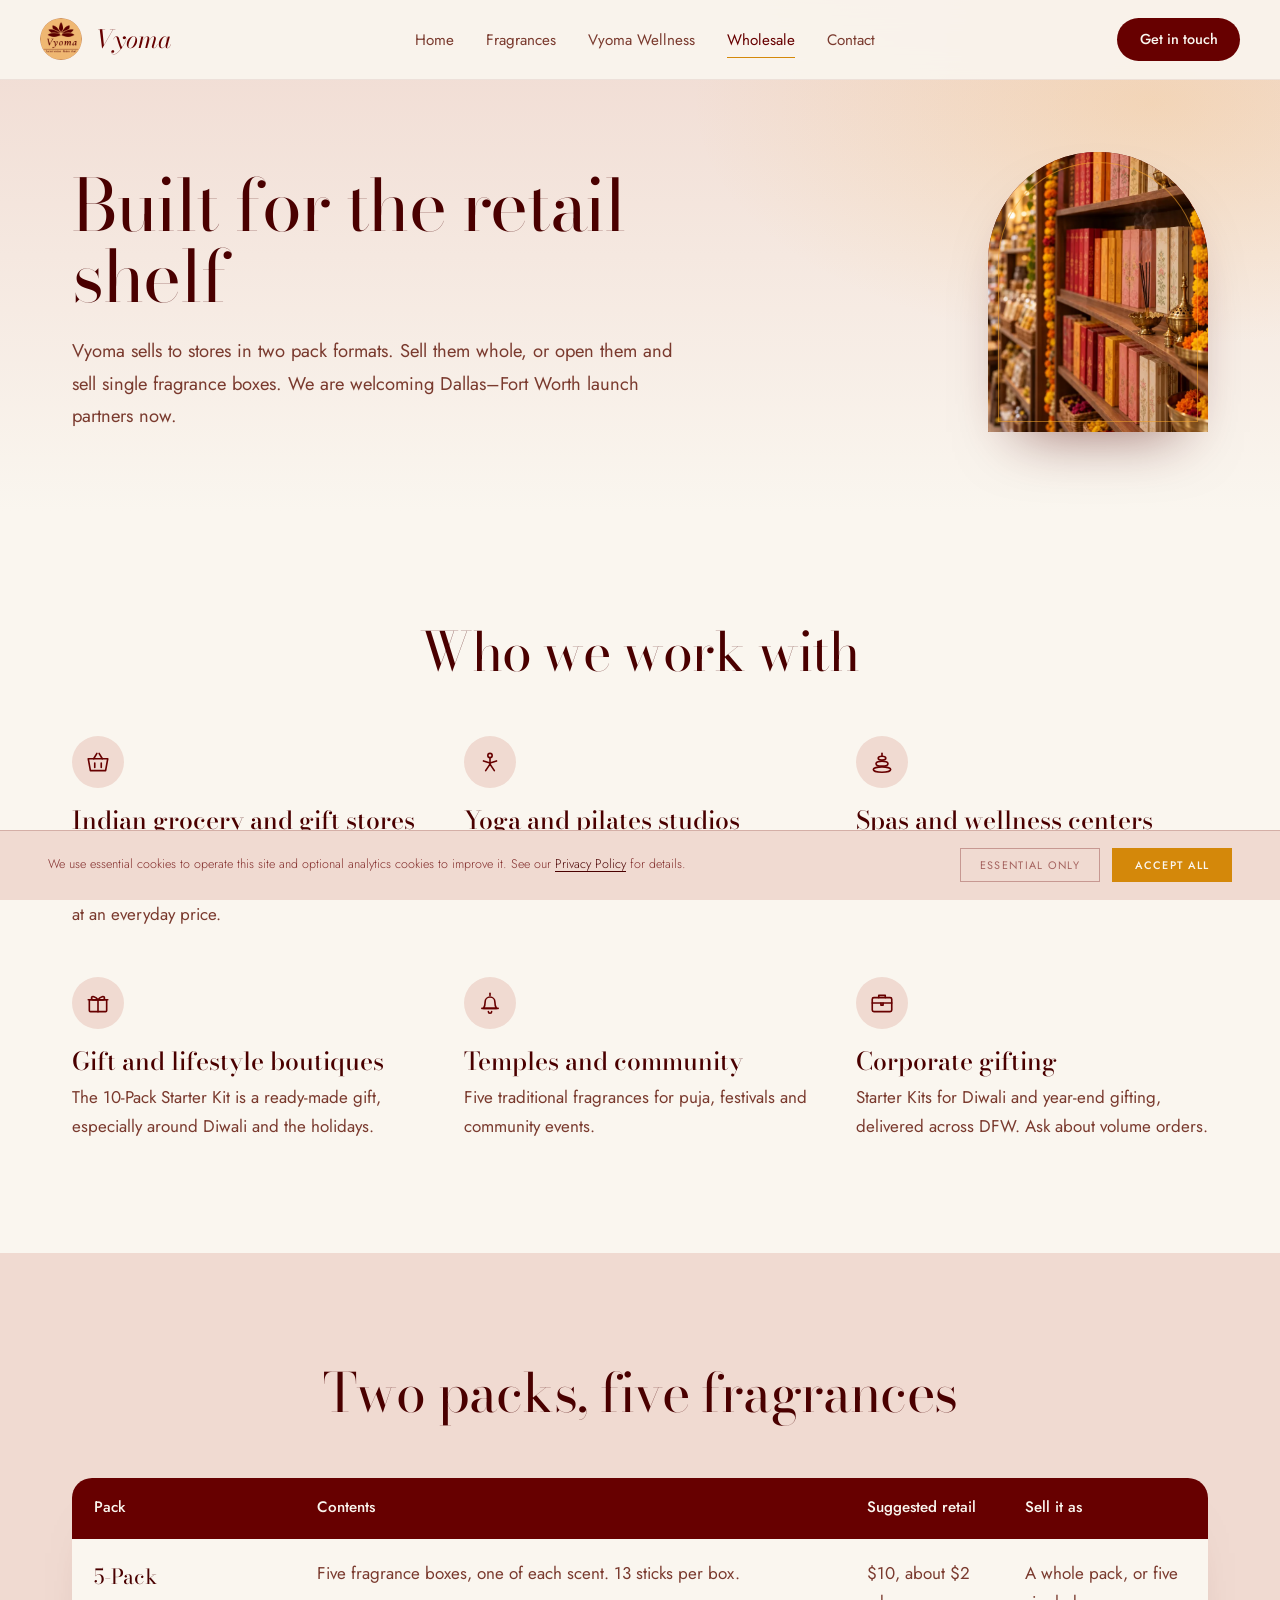
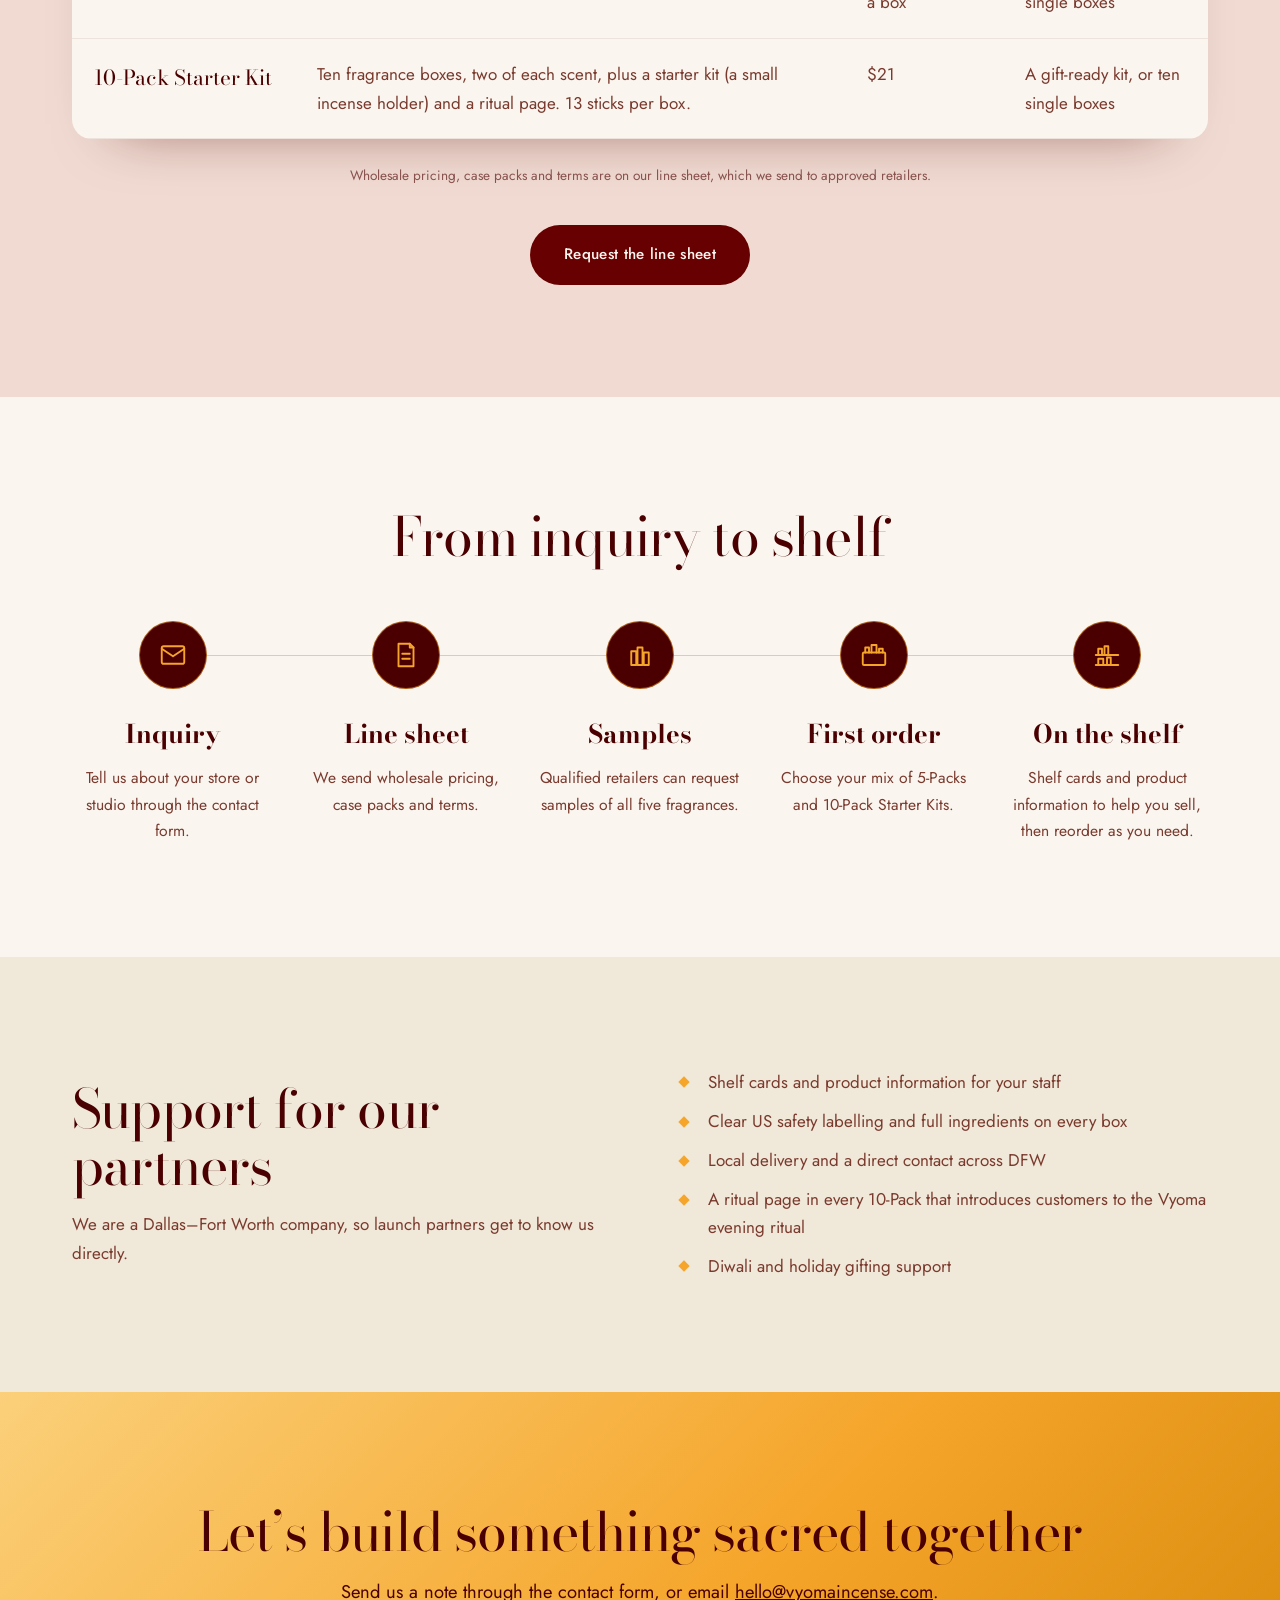
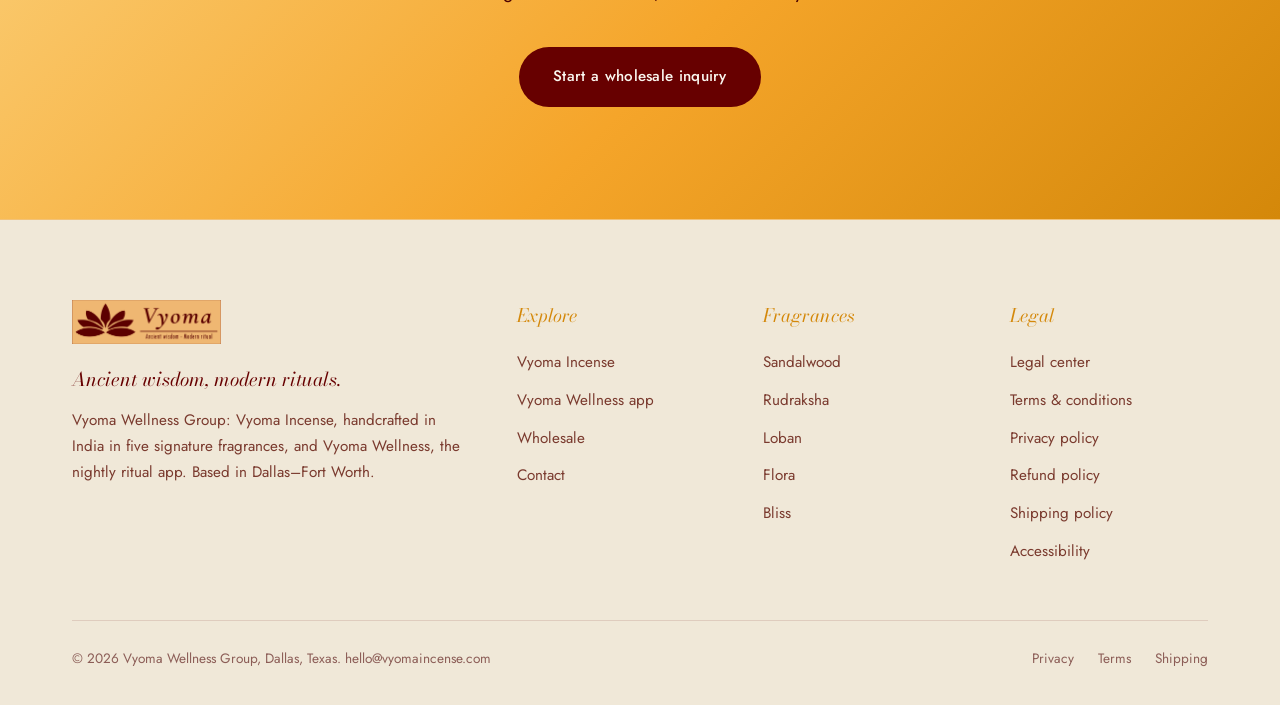
<file: wholesale.html>
<!DOCTYPE html>
<html lang="en">
<head>
<meta charset="UTF-8">
<meta name="viewport" content="width=device-width, initial-scale=1.0">
<meta name="description" content="Stock Vyoma incense: 5-Packs and 10-Pack Starter Kits for Indian grocers, gift shops, yoga studios and spas across Dallas–Fort Worth.">
<meta name="robots" content="index, follow">
<meta name="theme-color" content="#670000">
<meta property="og:title" content="Wholesale — Vyoma Incense">
<meta property="og:description" content="Stock Vyoma incense: 5-Packs and 10-Pack Starter Kits for Indian grocers, gift shops, yoga studios and spas across Dallas–Fort Worth.">
<meta property="og:type" content="website">
<meta property="og:site_name" content="Vyoma Wellness Group">
<meta name="twitter:card" content="summary_large_image">
<meta name="twitter:title" content="Wholesale — Vyoma Incense">
<meta name="twitter:description" content="Stock Vyoma incense: 5-Packs and 10-Pack Starter Kits for Indian grocers, gift shops, yoga studios and spas across Dallas–Fort Worth.">
<title>Wholesale — Vyoma Incense</title>
<link rel="icon" type="image/png" href="assets/logo-circle-crimson.png">
<link rel="preconnect" href="https://fonts.googleapis.com">
<link rel="preconnect" href="https://fonts.gstatic.com" crossorigin>
<link href="https://fonts.googleapis.com/css2?family=Bodoni+Moda:ital,opsz,wght@0,6..96,400;0,6..96,500;1,6..96,400;1,6..96,500&family=Jost:wght@300;400;500&display=swap" rel="stylesheet">
<link rel="stylesheet" href="shared.css?v=20260928b">
</head>
<body>
<!-- COOKIE CONSENT BANNER -->
<div id="vyoma-cookie-banner" style="position:fixed;bottom:0;left:0;right:0;z-index:9999;background:var(--blush);border-top:1px solid rgba(103,0,0,.2);padding:1.1rem 3rem;display:flex;align-items:center;justify-content:space-between;flex-wrap:wrap;gap:1rem;font-family:var(--ff-sans);font-size:.78rem;font-weight:300;color:rgba(103,0,0,.8);line-height:1.6;" role="dialog" aria-label="Cookie consent">
  <span>We use essential cookies to operate this site and optional analytics cookies to improve it. See our <a href="policies/privacy-policy.html#cookies" style="color:var(--crimson-dk);text-decoration:underline;text-underline-offset:3px;">Privacy Policy</a> for details.</span>
  <div style="display:flex;gap:.75rem;flex-shrink:0;">
    <button onclick="vyomaCookieDecline()" style="font-family:var(--ff-sans);font-size:.68rem;font-weight:400;letter-spacing:.12em;text-transform:uppercase;background:transparent;border:.5px solid rgba(103,0,0,.3);color:rgba(103,0,0,.55);padding:.5rem 1.2rem;cursor:pointer;transition:border-color .25s,color .25s;" onmouseover="this.style.borderColor='rgba(103,0,0,.6)';this.style.color='rgba(103,0,0,.9)'" onmouseout="this.style.borderColor='rgba(103,0,0,.3)';this.style.color='rgba(103,0,0,.55)'">Essential only</button>
    <button onclick="vyomaCookieAccept()" style="font-family:var(--ff-sans);font-size:.68rem;font-weight:500;letter-spacing:.12em;text-transform:uppercase;background:var(--saffron-dk);border:none;color:var(--ivory);padding:.5rem 1.4rem;cursor:pointer;transition:background .25s;" onmouseover="this.style.background='var(--saffron)'" onmouseout="this.style.background='var(--saffron-dk)'">Accept all</button>
  </div>
</div>
<script>
(function(){
  var b=document.getElementById('vyoma-cookie-banner');
  if(localStorage.getItem('vyoma_cookie_consent')){b.style.display='none';}
  window.vyomaCookieAccept=function(){localStorage.setItem('vyoma_cookie_consent','all');b.style.transform='translateY(110%)';setTimeout(function(){b.style.display='none';},420);};
  window.vyomaCookieDecline=function(){localStorage.setItem('vyoma_cookie_consent','essential');b.style.transform='translateY(110%)';setTimeout(function(){b.style.display='none';},420);};
})();
</script>
<!-- END COOKIE CONSENT -->
<nav class="nav" id="nav">
  <a href="index.html" class="nav__logo">
    <img src="assets/logo-circle-crimson.png" alt="Vyoma" width="42" height="42">
    <span class="nav__brand">Vyoma</span>
  </a>
  <ul class="nav__links">
    <li><a href="index.html">Home</a></li>
    <li><a href="fragrances.html">Fragrances</a></li>
    <li><a href="wellness.html">Vyoma Wellness</a></li>
    <li><a href="wholesale.html" class="active">Wholesale</a></li>
    <li><a href="contact.html">Contact</a></li>
  </ul>
  <a href="contact.html" class="nav__cta">Get in touch</a>
  <button class="nav__hamburger" id="hamburger" aria-label="Open menu" aria-expanded="false"><span></span><span></span><span></span></button>
</nav>
<div class="nav__mobile" id="mobileMenu">
  <a href="index.html">Home</a>
  <a href="fragrances.html">Fragrances</a>
  <a href="wellness.html">Vyoma Wellness</a>
  <a href="wholesale.html">Wholesale</a>
  <a href="contact.html">Contact</a>
  <a href="policies/index.html">Legal</a>
</div>
<main>
<section class="page-hero">
  <div class="container page-hero__grid">
    <div>
      <h1>Built for the retail shelf</h1>
      <p class="lede">Vyoma sells to stores in two pack formats. Sell them whole, or open them and sell single fragrance boxes. We are welcoming Dallas&ndash;Fort Worth launch partners now.</p>
    </div>
    <div class="arch page-hero__arch"><img src="assets/photos/wholesale.webp" alt="A warmly lit shop shelf of incense boxes with brass holders and marigold garlands" width="640" height="800" fetchpriority="high" decoding="async"></div>
  </div>
</section>

<section class="section">
  <div class="container">
    <div class="head center"><h2 class="h2">Who we work with</h2></div>
    <div class="partners">
      <div class="partner"><div class="partner__icon"><svg viewBox="0 0 24 24" xmlns="http://www.w3.org/2000/svg" aria-hidden="true" ><g fill="none" stroke="currentColor" stroke-width="1.5" stroke-linecap="round" stroke-linejoin="round"><path d="M3 9h18l-2 11H5z"/><path d="M8 9l3-5"/><path d="M16 9l-3-5"/><path d="M9 13v4"/><path d="M15 13v4"/></g></svg></div><h3 class="h3">Indian grocery and gift stores</h3><p>Your customers already shop the incense aisle. Vyoma gives it a modern, clearly labelled option at an everyday price.</p></div>
      <div class="partner"><div class="partner__icon"><svg viewBox="0 0 24 24" xmlns="http://www.w3.org/2000/svg" aria-hidden="true" ><g fill="none" stroke="currentColor" stroke-width="1.5" stroke-linecap="round" stroke-linejoin="round"><circle cx="12" cy="6" r="2"/><path d="M12 8v6"/><path d="M6 11l6 2 6-2"/><path d="M8 20l4-6 4 6"/></g></svg></div><h3 class="h3">Yoga and pilates studios</h3><p>Scent the practice space and offer members the same fragrance to take home.</p></div>
      <div class="partner"><div class="partner__icon"><svg viewBox="0 0 24 24" xmlns="http://www.w3.org/2000/svg" aria-hidden="true" ><g fill="none" stroke="currentColor" stroke-width="1.5" stroke-linecap="round" stroke-linejoin="round"><ellipse cx="12" cy="19" rx="8" ry="2.5"/><ellipse cx="12" cy="13.5" rx="5.5" ry="2.2"/><ellipse cx="12" cy="8.5" rx="3.5" ry="1.8"/><path d="M12 6.7V4"/></g></svg></div><h3 class="h3">Spas and wellness centers</h3><p>A retail shelf product with a story your team can tell in a sentence.</p></div>
      <div class="partner"><div class="partner__icon"><svg viewBox="0 0 24 24" xmlns="http://www.w3.org/2000/svg" aria-hidden="true" ><g fill="none" stroke="currentColor" stroke-width="1.5" stroke-linecap="round" stroke-linejoin="round"><rect x="4" y="9" width="16" height="11" rx="1"/><path d="M3 9h18"/><path d="M12 9v11"/><path d="M12 9c-2-3-6-4-6-1.5S10 9 12 9c2 0 6 1 6-1.5S14 6 12 9z"/></g></svg></div><h3 class="h3">Gift and lifestyle boutiques</h3><p>The 10-Pack Starter Kit is a ready-made gift, especially around Diwali and the holidays.</p></div>
      <div class="partner"><div class="partner__icon"><svg viewBox="0 0 24 24" xmlns="http://www.w3.org/2000/svg" aria-hidden="true" ><g fill="none" stroke="currentColor" stroke-width="1.5" stroke-linecap="round" stroke-linejoin="round"><path d="M12 3v2"/><path d="M6 17c1-1.5 1.5-3 1.5-6a4.5 4.5 0 0 1 9 0c0 3 .5 4.5 1.5 6z"/><path d="M4.5 17h15"/><path d="M10.5 20a1.5 1.5 0 0 0 3 0"/></g></svg></div><h3 class="h3">Temples and community</h3><p>Five traditional fragrances for puja, festivals and community events.</p></div>
      <div class="partner"><div class="partner__icon"><svg viewBox="0 0 24 24" xmlns="http://www.w3.org/2000/svg" aria-hidden="true" ><g fill="none" stroke="currentColor" stroke-width="1.5" stroke-linecap="round" stroke-linejoin="round"><rect x="3" y="7" width="18" height="13" rx="1.5"/><path d="M9 7V5h6v2"/><path d="M3 12h18"/><path d="M11 12v2h2v-2"/></g></svg></div><h3 class="h3">Corporate gifting</h3><p>Starter Kits for Diwali and year-end gifting, delivered across DFW. Ask about volume orders.</p></div>
    </div>
  </div>
</section>

<section class="section section--blush">
  <div class="container">
    <div class="head center"><h2 class="h2">Two packs, five fragrances</h2></div>
    <div class="table-wrap">
      <table class="spec-table">
        <thead><tr><th>Pack</th><th>Contents</th><th>Suggested retail</th><th>Sell it as</th></tr></thead>
        <tbody>
          <tr><td>5-Pack</td><td>Five fragrance boxes, one of each scent. 13 sticks per box.</td><td>$10, about $2 a box</td><td>A whole pack, or five single boxes</td></tr>
          <tr><td>10-Pack Starter Kit</td><td>Ten fragrance boxes, two of each scent, plus a starter kit (a small incense holder) and a ritual page. 13 sticks per box.</td><td>$21</td><td>A gift-ready kit, or ten single boxes</td></tr>
        </tbody>
      </table>
    </div>
    <p class="fine center" style="margin-top:1.6rem;">Wholesale pricing, case packs and terms are on our line sheet, which we send to approved retailers.</p>
    <div class="btn-row" style="justify-content:center;"><a href="contact.html?type=wholesale" class="btn btn--crimson">Request the line sheet</a></div>
  </div>
</section>

<section class="section">
  <div class="container">
    <div class="head center"><h2 class="h2">From inquiry to shelf</h2></div>
    <div class="timeline" style="--steps:5">
      <div class="step"><div class="step__icon"><svg viewBox="0 0 24 24" xmlns="http://www.w3.org/2000/svg" aria-hidden="true" ><g fill="none" stroke="currentColor" stroke-width="1.5" stroke-linecap="round" stroke-linejoin="round"><rect x="3" y="5" width="18" height="14" rx="1.5"/><path d="M3 7l9 6 9-6"/></g></svg></div><h3 class="step__title">Inquiry</h3><p>Tell us about your store or studio through the contact form.</p></div>
      <div class="step"><div class="step__icon"><svg viewBox="0 0 24 24" xmlns="http://www.w3.org/2000/svg" aria-hidden="true" ><g fill="none" stroke="currentColor" stroke-width="1.5" stroke-linecap="round" stroke-linejoin="round"><path d="M6 3h9l3 3v15H6z"/><path d="M15 3v3h3"/><path d="M9 11h6"/><path d="M9 15h6"/></g></svg></div><h3 class="step__title">Line sheet</h3><p>We send wholesale pricing, case packs and terms.</p></div>
      <div class="step"><div class="step__icon"><svg viewBox="0 0 24 24" xmlns="http://www.w3.org/2000/svg" aria-hidden="true" ><g fill="none" stroke="currentColor" stroke-width="1.5" stroke-linecap="round" stroke-linejoin="round"><rect x="5" y="9" width="4" height="11"/><rect x="10" y="6" width="4" height="14"/><rect x="15" y="10" width="4" height="10"/></g></svg></div><h3 class="step__title">Samples</h3><p>Qualified retailers can request samples of all five fragrances.</p></div>
      <div class="step"><div class="step__icon"><svg viewBox="0 0 24 24" xmlns="http://www.w3.org/2000/svg" aria-hidden="true" ><g fill="none" stroke="currentColor" stroke-width="1.5" stroke-linecap="round" stroke-linejoin="round"><rect x="3" y="10" width="18" height="10" rx="1"/><path d="M5 10V6h3v4"/><path d="M10 10V4h4v6"/><path d="M16 10V7h3v3"/></g></svg></div><h3 class="step__title">First order</h3><p>Choose your mix of 5-Packs and 10-Pack Starter Kits.</p></div>
      <div class="step"><div class="step__icon"><svg viewBox="0 0 24 24" xmlns="http://www.w3.org/2000/svg" aria-hidden="true" ><g fill="none" stroke="currentColor" stroke-width="1.5" stroke-linecap="round" stroke-linejoin="round"><path d="M3 20h18"/><path d="M3 12h18"/><path d="M5 12V7h3v5"/><path d="M10 12V5h3v7"/><path d="M5 20v-5h4v5"/><path d="M12 20v-6h3v6"/></g></svg></div><h3 class="step__title">On the shelf</h3><p>Shelf cards and product information to help you sell, then reorder as you need.</p></div>
    </div>
  </div>
</section>

<section class="section section--ivory-dk">
  <div class="container split">
    <div>
      <h2 class="h2">Support for our partners</h2>
      <p class="body" style="margin-top:1rem;">We are a Dallas&ndash;Fort Worth company, so launch partners get to know us directly.</p>
    </div>
    <ul class="ticks">
      <li>Shelf cards and product information for your staff</li>
      <li>Clear US safety labelling and full ingredients on every box</li>
      <li>Local delivery and a direct contact across DFW</li>
      <li>A ritual page in every 10-Pack that introduces customers to the Vyoma evening ritual</li>
      <li>Diwali and holiday gifting support</li>
    </ul>
  </div>
</section>

<section class="section section--saffron">
  <div class="container center">
    <h2 class="h2">Let&rsquo;s build something sacred together</h2>
    <p class="lede" style="margin-top:1rem;">Send us a note through the contact form, or email <a href="mailto:hello@vyomaincense.com" style="text-decoration:underline;">hello@vyomaincense.com</a>.</p>
    <div class="btn-row"><a href="contact.html?type=wholesale" class="btn btn--crimson">Start a wholesale inquiry</a></div>
  </div>
</section>
</main>

<footer class="footer">
  <div class="container">
    <div class="footer__grid">
      <div class="footer__brand">
        <div class="footer__brand-logo"><img src="assets/logo-header-cream-crimson.png" alt="Vyoma"></div>
        <p class="footer__tagline">Ancient wisdom, modern rituals.</p>
        <p class="footer__desc">Vyoma Wellness Group: Vyoma Incense, handcrafted in India in five signature fragrances, and Vyoma Wellness, the nightly ritual app. Based in Dallas&ndash;Fort Worth.</p>
      </div>
      <div class="footer__col">
        <h4>Explore</h4>
        <ul>
          <li><a href="fragrances.html">Vyoma Incense</a></li>
          <li><a href="wellness.html">Vyoma Wellness app</a></li>
          <li><a href="wholesale.html">Wholesale</a></li>
          <li><a href="contact.html">Contact</a></li>
        </ul>
      </div>
      <div class="footer__col">
        <h4>Fragrances</h4>
        <ul>
          <li><a href="fragrances.html#sandalwood">Sandalwood</a></li>
          <li><a href="fragrances.html#rudraksha">Rudraksha</a></li>
          <li><a href="fragrances.html#loban">Loban</a></li>
          <li><a href="fragrances.html#flora">Flora</a></li>
          <li><a href="fragrances.html#bliss">Bliss</a></li>
        </ul>
      </div>
      <div class="footer__col">
        <h4>Legal</h4>
        <ul>
          <li><a href="policies/index.html">Legal center</a></li>
          <li><a href="policies/terms-and-conditions.html">Terms &amp; conditions</a></li>
          <li><a href="policies/privacy-policy.html">Privacy policy</a></li>
          <li><a href="policies/refund-policy.html">Refund policy</a></li>
          <li><a href="policies/shipping-policy.html">Shipping policy</a></li>
          <li><a href="policies/accessibility.html">Accessibility</a></li>
        </ul>
      </div>
    </div>
    <div class="footer__bottom">
      <p class="footer__copy">&copy; 2026 Vyoma Wellness Group, Dallas, Texas. <a href="mailto:hello@vyomaincense.com">hello@vyomaincense.com</a></p>
      <div class="footer__legal">
        <a href="policies/privacy-policy.html">Privacy</a>
        <a href="policies/terms-and-conditions.html">Terms</a>
        <a href="policies/shipping-policy.html">Shipping</a>
      </div>
    </div>
  </div>
</footer>
<script>
(function () {
  var nav = document.getElementById('nav'), btn = document.getElementById('hamburger'), menu = document.getElementById('mobileMenu');
  window.addEventListener('scroll', function () { nav.classList.toggle('scrolled', window.scrollY > 40); }, { passive: true });
  btn.addEventListener('click', function () { var open = menu.classList.toggle('open'); btn.setAttribute('aria-expanded', open); });
})();
</script>
</body>
</html>
</file>
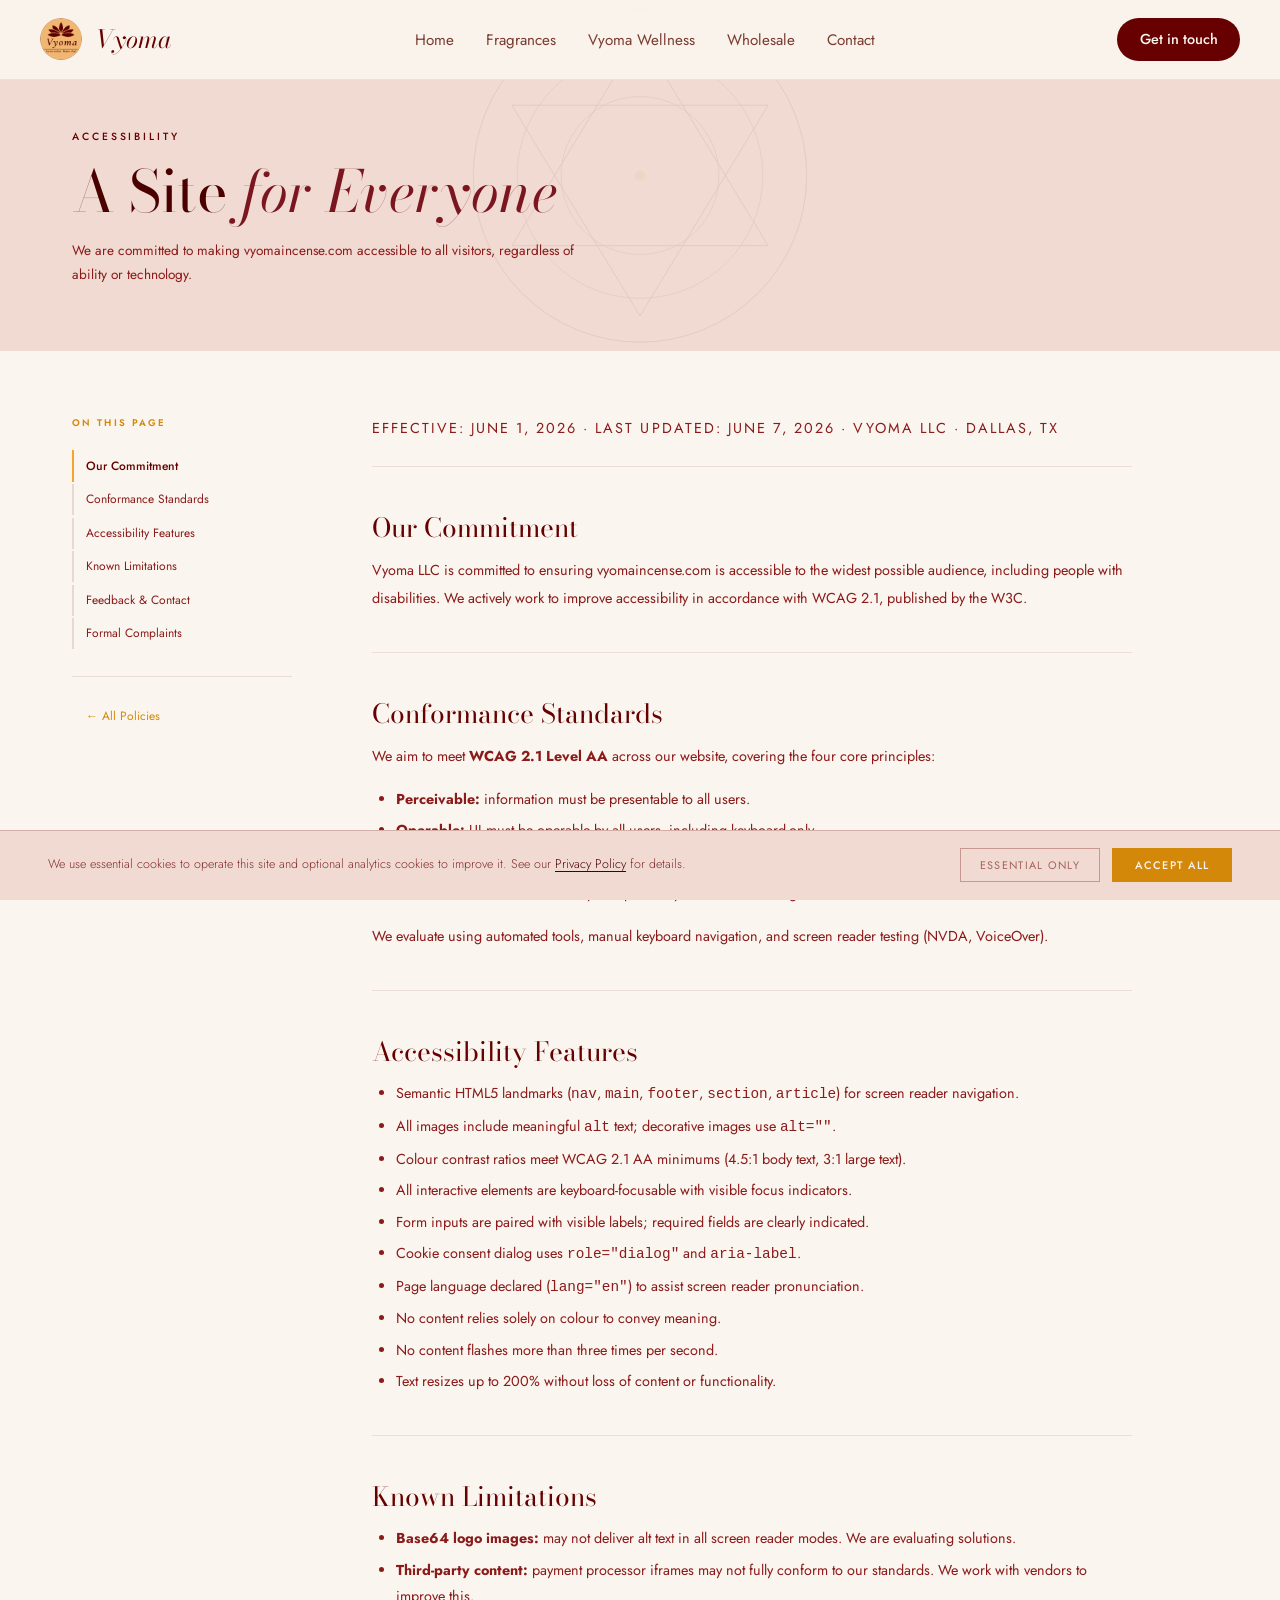
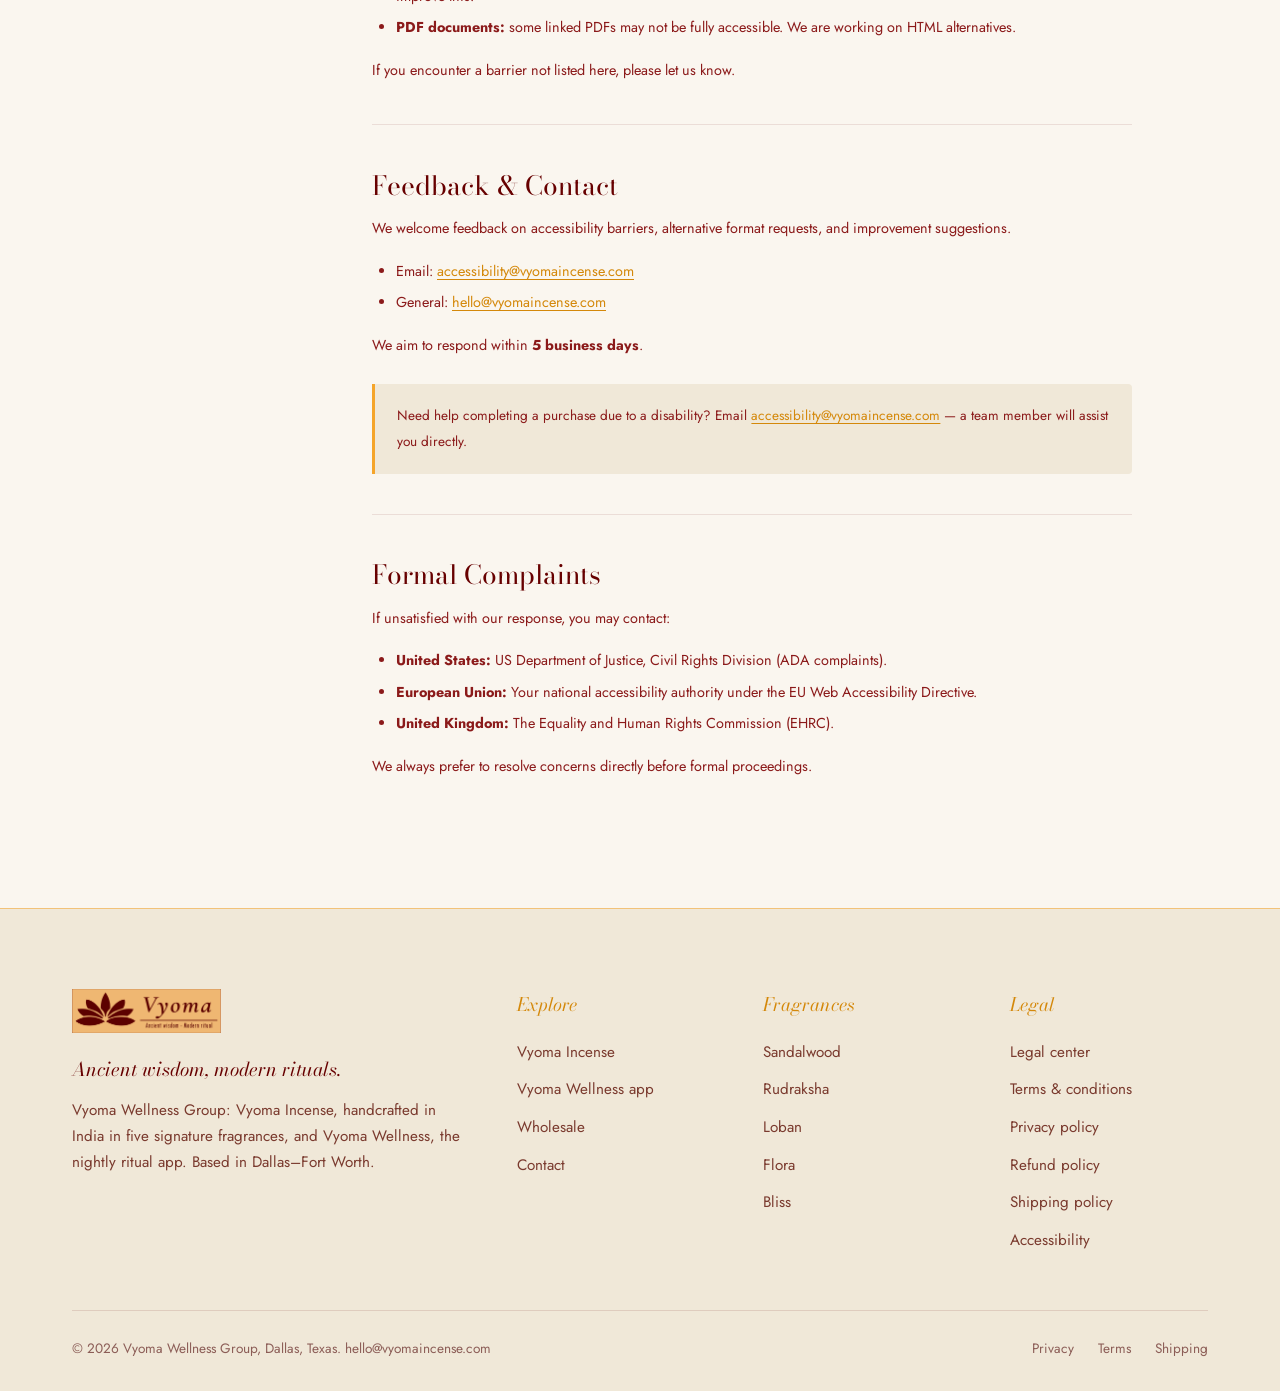
<file: policies/accessibility.html>
<!DOCTYPE html>
<html lang="en">
<head>
<meta charset="UTF-8">
<meta name="viewport" content="width=device-width, initial-scale=1.0">
<meta name="description" content="Vyoma Accessibility Statement — our WCAG 2.1 commitment and how to request accommodations.">
<meta name="robots" content="index, follow">
<link rel="canonical" href="https://vyomaincense.com/policies/accessibility">
<meta property="og:title" content="Accessibility Statement | Vyoma">
<meta property="og:description" content="Vyoma Accessibility Statement — our WCAG 2.1 commitment and how to request accommodations.">
<meta property="og:type" content="website">
<meta property="og:url" content="https://vyomaincense.com/policies/accessibility">
<meta property="og:site_name" content="Vyoma">
<meta name="twitter:card" content="summary_large_image">
<meta name="twitter:site" content="@vyomaincense">
<meta name="twitter:title" content="Accessibility Statement | Vyoma">
<meta name="twitter:description" content="Vyoma Accessibility Statement — our WCAG 2.1 commitment and how to request accommodations.">
<title>Accessibility Statement &mdash; Vyoma</title>
<link rel="preconnect" href="https://fonts.googleapis.com">
<link rel="preconnect" href="https://fonts.gstatic.com" crossorigin>
<link href="https://fonts.googleapis.com/css2?family=Bodoni+Moda:ital,opsz,wght@0,6..96,400;0,6..96,500;1,6..96,400;1,6..96,500&family=Jost:wght@300;400;500&display=swap" rel="stylesheet">
<link rel="stylesheet" href="../shared.css?v=20260928b">
<style>
.policy-hero { background: var(--blush); padding: 8rem 0 4rem; position: relative; overflow: hidden; }
.policy-hero__geo { position:absolute;inset:0;display:flex;align-items:center;justify-content:center;pointer-events:none;opacity:.1; }
.policy-hero__eyebrow { font-family:var(--ff-sans);font-size:.65rem;letter-spacing:.28em;text-transform:uppercase;color:var(--crimson);margin-bottom:.9rem;font-weight:500; }
.policy-hero__title { font-family:var(--ff-serif);font-size:clamp(2.2rem,4.5vw,3.8rem);font-weight:300;color:var(--crimson-dk);line-height:1.1; }
.policy-hero__title em { font-style:italic;color:var(--maroon); }
.policy-hero__sub { font-size:.85rem;color:var(--crimson-lt);margin-top:1rem;max-width:520px;line-height:1.75; }
.policy-layout { display:grid;grid-template-columns:220px 1fr;gap:5rem;padding:4rem 0 7rem;align-items:start; }
.policy-toc { position:sticky;top:90px; }
.policy-toc__label { font-size:.6rem;letter-spacing:.22em;text-transform:uppercase;color:var(--saffron-dk);font-weight:600;margin-bottom:1.2rem; }
.policy-toc__list { list-style:none;display:flex;flex-direction:column;gap:.15rem; }
.policy-toc__list a { display:block;font-size:.75rem;color:var(--crimson-lt);padding:.45rem .75rem;border-left:2px solid rgba(103,0,0,.12);transition:all .25s;line-height:1.4;text-decoration:none; }
.policy-toc__list a:hover { color:var(--crimson);border-left-color:var(--saffron-dk); }
.policy-toc__list a.toc-active { color:var(--crimson);border-left-color:var(--saffron);font-weight:500; }
.policy-content { max-width:760px; }
.policy-meta { font-size:.7rem;letter-spacing:.14em;text-transform:uppercase;color:var(--crimson-lt);margin-bottom:2.5rem;padding-bottom:1.5rem;border-bottom:1px solid rgba(103,0,0,.1); }
.policy-content h2 { font-family:var(--ff-serif);font-size:1.65rem;font-weight:300;color:var(--crimson);margin:2.8rem 0 .85rem;line-height:1.2; }
.policy-content h3 { font-family:var(--ff-sans);font-size:.68rem;letter-spacing:.2em;text-transform:uppercase;color:var(--saffron-dk);margin:1.8rem 0 .6rem;font-weight:600; }
.policy-content p { font-size:.9rem;color:var(--crimson-lt);line-height:1.9;margin-bottom:1rem; }
.policy-content ul, .policy-content ol { padding-left:1.5rem;margin-bottom:1rem; }
.policy-content li { font-size:.9rem;color:var(--crimson-lt);line-height:1.8;margin-bottom:.35rem; }
.policy-content a { color:var(--saffron-dk);text-decoration:underline;text-underline-offset:3px; }
.policy-content a:hover { color:var(--crimson); }
.policy-content hr { border:none;border-top:1px solid rgba(103,0,0,.1);margin:2.5rem 0; }
.policy-content table { width:100%;border-collapse:collapse;font-size:.82rem;margin:1rem 0; }
.policy-content th { text-align:left;padding:.6rem .8rem;font-size:.62rem;letter-spacing:.15em;text-transform:uppercase;color:var(--saffron-dk);border-bottom:2px solid rgba(103,0,0,.15); }
.policy-content td { padding:.7rem .8rem;color:var(--crimson-lt);border-bottom:1px solid rgba(103,0,0,.07); }
.callout { background:var(--ivory-dk);border-left:3px solid var(--saffron);padding:1.2rem 1.4rem;border-radius:0 4px 4px 0;margin:1.5rem 0; }
.callout p { margin-bottom:0;font-size:.85rem; }
@media (max-width:900px) { .policy-layout { grid-template-columns:1fr; } .policy-toc { display:none; } }
@media (max-width:768px) { .policy-hero { padding:7rem 0 3rem; } }
</style>
</head>
<body>
<!-- COOKIE CONSENT BANNER -->
<div id="vyoma-cookie-banner" style="position:fixed;bottom:0;left:0;right:0;z-index:9999;background:var(--blush);border-top:1px solid rgba(103,0,0,.2);padding:1.1rem 3rem;display:flex;align-items:center;justify-content:space-between;flex-wrap:wrap;gap:1rem;font-family:var(--ff-sans);font-size:.78rem;font-weight:300;color:rgba(103,0,0,.8);line-height:1.6;" role="dialog" aria-label="Cookie consent">
  <span>We use essential cookies to operate this site and optional analytics cookies to improve it. See our <a href="privacy-policy.html#cookies" style="color:var(--crimson-dk);text-decoration:underline;text-underline-offset:3px;">Privacy Policy</a> for details.</span>
  <div style="display:flex;gap:.75rem;flex-shrink:0;">
    <button onclick="vyomaCookieDecline()" style="font-family:var(--ff-sans);font-size:.68rem;font-weight:400;letter-spacing:.12em;text-transform:uppercase;background:transparent;border:.5px solid rgba(103,0,0,.3);color:rgba(103,0,0,.55);padding:.5rem 1.2rem;cursor:pointer;transition:border-color .25s,color .25s;" onmouseover="this.style.borderColor='rgba(103,0,0,.6)';this.style.color='rgba(103,0,0,.9)'" onmouseout="this.style.borderColor='rgba(103,0,0,.3)';this.style.color='rgba(103,0,0,.55)'">Essential only</button>
    <button onclick="vyomaCookieAccept()" style="font-family:var(--ff-sans);font-size:.68rem;font-weight:500;letter-spacing:.12em;text-transform:uppercase;background:var(--saffron-dk);border:none;color:var(--ivory);padding:.5rem 1.4rem;cursor:pointer;transition:background .25s;" onmouseover="this.style.background='var(--saffron)'" onmouseout="this.style.background='var(--saffron-dk)'">Accept all</button>
  </div>
</div>
<script>
(function(){
  var b=document.getElementById('vyoma-cookie-banner');
  if(localStorage.getItem('vyoma_cookie_consent')){b.style.display='none';}
  window.vyomaCookieAccept=function(){localStorage.setItem('vyoma_cookie_consent','all');b.style.transform='translateY(110%)';setTimeout(function(){b.style.display='none';},420);};
  window.vyomaCookieDecline=function(){localStorage.setItem('vyoma_cookie_consent','essential');b.style.transform='translateY(110%)';setTimeout(function(){b.style.display='none';},420);};
})();
</script>
<!-- END COOKIE CONSENT -->
<nav class="nav" id="nav">
  <a href="../index.html" class="nav__logo">
    <img src="../assets/logo-circle-crimson.png" alt="Vyoma" width="42" height="42">
    <span class="nav__brand">Vyoma</span>
  </a>
  <ul class="nav__links">
    <li><a href="../index.html">Home</a></li>
    <li><a href="../fragrances.html">Fragrances</a></li>
    <li><a href="../wellness.html">Vyoma Wellness</a></li>
    <li><a href="../wholesale.html">Wholesale</a></li>
    <li><a href="../contact.html">Contact</a></li>
  </ul>
  <a href="../contact.html" class="nav__cta">Get in touch</a>
  <button class="nav__hamburger" id="hamburger" aria-label="Open menu" aria-expanded="false"><span></span><span></span><span></span></button>
</nav>
<div class="nav__mobile" id="mobileMenu">
  <a href="../index.html">Home</a>
  <a href="../fragrances.html">Fragrances</a>
  <a href="../wellness.html">Vyoma Wellness</a>
  <a href="../wholesale.html">Wholesale</a>
  <a href="../contact.html">Contact</a>
  <a href="../policies/index.html">Legal</a>
</div>
<main>
<div class="policy-hero">
  <div class="policy-hero__geo"><svg viewBox="0 0 400 400" xmlns="http://www.w3.org/2000/svg" style="width:100%;height:100%;"><circle cx="200" cy="200" r="190" fill="none" stroke="#670000" stroke-width=".8"/><circle cx="200" cy="200" r="140" fill="none" stroke="#670000" stroke-width=".6"/><circle cx="200" cy="200" r="90" fill="none" stroke="#670000" stroke-width=".6"/><polygon points="200,40 346,280 54,280" fill="none" stroke="#670000" stroke-width=".8"/><polygon points="200,360 54,120 346,120" fill="none" stroke="#670000" stroke-width=".8"/><circle cx="200" cy="200" r="6" fill="#D4880A" opacity=".5"/></svg></div>
  <div class="container" style="position:relative;z-index:2;">
    <p class="policy-hero__eyebrow">Accessibility</p>
    <h1 class="policy-hero__title">A Site <em>for Everyone</em></h1>
    <p class="policy-hero__sub">We are committed to making vyomaincense.com accessible to all visitors, regardless of ability or technology.</p>
  </div>
</div>
<div class="container">
  <div class="policy-layout">
    <aside class="policy-toc">
  <p class="policy-toc__label">On this page</p>
  <ul class="policy-toc__list">
    <li><a href="#commitment">Our Commitment</a></li>
    <li><a href="#standards">Conformance Standards</a></li>
    <li><a href="#features">Accessibility Features</a></li>
    <li><a href="#known-issues">Known Limitations</a></li>
    <li><a href="#feedback">Feedback & Contact</a></li>
    <li><a href="#formal-complaint">Formal Complaints</a></li>
    <li style="margin-top:1.5rem;padding-top:1.5rem;border-top:1px solid rgba(103,0,0,.1);"><a href="index.html" style="color:var(--saffron-dk);border-left-color:transparent;">&larr; All Policies</a></li>
  </ul>
</aside>
    <article class="policy-content">
      <p class="policy-meta">Effective: June 1, 2026 &middot; Last updated: June 7, 2026 &middot; Vyoma LLC &middot; Dallas, TX</p>
      <section id="commitment"><h2>Our Commitment</h2>
      <p>Vyoma LLC is committed to ensuring vyomaincense.com is accessible to the widest possible audience, including people with disabilities. We actively work to improve accessibility in accordance with WCAG 2.1, published by the W3C.</p></section>
      <hr>
      <section id="standards"><h2>Conformance Standards</h2>
      <p>We aim to meet <strong>WCAG 2.1 Level AA</strong> across our website, covering the four core principles:</p>
      <ul>
        <li><strong>Perceivable:</strong> information must be presentable to all users.</li>
        <li><strong>Operable:</strong> UI must be operable by all users, including keyboard-only.</li>
        <li><strong>Understandable:</strong> content and operation must be understandable.</li>
        <li><strong>Robust:</strong> content must be reliably interpreted by assistive technologies.</li>
      </ul>
      <p>We evaluate using automated tools, manual keyboard navigation, and screen reader testing (NVDA, VoiceOver).</p></section>
      <hr>
      <section id="features"><h2>Accessibility Features</h2>
      <ul>
        <li>Semantic HTML5 landmarks (<code>nav</code>, <code>main</code>, <code>footer</code>, <code>section</code>, <code>article</code>) for screen reader navigation.</li>
        <li>All images include meaningful <code>alt</code> text; decorative images use <code>alt=""</code>.</li>
        <li>Colour contrast ratios meet WCAG 2.1 AA minimums (4.5:1 body text, 3:1 large text).</li>
        <li>All interactive elements are keyboard-focusable with visible focus indicators.</li>
        <li>Form inputs are paired with visible labels; required fields are clearly indicated.</li>
        <li>Cookie consent dialog uses <code>role="dialog"</code> and <code>aria-label</code>.</li>
        <li>Page language declared (<code>lang="en"</code>) to assist screen reader pronunciation.</li>
        <li>No content relies solely on colour to convey meaning.</li>
        <li>No content flashes more than three times per second.</li>
        <li>Text resizes up to 200% without loss of content or functionality.</li>
      </ul></section>
      <hr>
      <section id="known-issues"><h2>Known Limitations</h2>
      <ul>
        <li><strong>Base64 logo images:</strong> may not deliver alt text in all screen reader modes. We are evaluating solutions.</li>
        <li><strong>Third-party content:</strong> payment processor iframes may not fully conform to our standards. We work with vendors to improve this.</li>
        <li><strong>PDF documents:</strong> some linked PDFs may not be fully accessible. We are working on HTML alternatives.</li>
      </ul>
      <p>If you encounter a barrier not listed here, please let us know.</p></section>
      <hr>
      <section id="feedback"><h2>Feedback &amp; Contact</h2>
      <p>We welcome feedback on accessibility barriers, alternative format requests, and improvement suggestions.</p>
      <ul>
        <li>Email: <a href="mailto:accessibility@vyomaincense.com">accessibility@vyomaincense.com</a></li>
        <li>General: <a href="mailto:hello@vyomaincense.com">hello@vyomaincense.com</a></li>
      </ul>
      <p>We aim to respond within <strong>5 business days</strong>.</p>
      <div class="callout"><p>Need help completing a purchase due to a disability? Email <a href="mailto:accessibility@vyomaincense.com">accessibility@vyomaincense.com</a> — a team member will assist you directly.</p></div></section>
      <hr>
      <section id="formal-complaint"><h2>Formal Complaints</h2>
      <p>If unsatisfied with our response, you may contact:</p>
      <ul>
        <li><strong>United States:</strong> US Department of Justice, Civil Rights Division (ADA complaints).</li>
        <li><strong>European Union:</strong> Your national accessibility authority under the EU Web Accessibility Directive.</li>
        <li><strong>United Kingdom:</strong> The Equality and Human Rights Commission (EHRC).</li>
      </ul>
      <p>We always prefer to resolve concerns directly before formal proceedings.</p></section>
    </article>
  </div>
</div>
</main>
<footer class="footer">
  <div class="container">
    <div class="footer__grid">
      <div class="footer__brand">
        <div class="footer__brand-logo"><img src="../assets/logo-header-cream-crimson.png" alt="Vyoma"></div>
        <p class="footer__tagline">Ancient wisdom, modern rituals.</p>
        <p class="footer__desc">Vyoma Wellness Group: Vyoma Incense, handcrafted in India in five signature fragrances, and Vyoma Wellness, the nightly ritual app. Based in Dallas&ndash;Fort Worth.</p>
      </div>
      <div class="footer__col">
        <h4>Explore</h4>
        <ul>
          <li><a href="../fragrances.html">Vyoma Incense</a></li>
          <li><a href="../wellness.html">Vyoma Wellness app</a></li>
          <li><a href="../wholesale.html">Wholesale</a></li>
          <li><a href="../contact.html">Contact</a></li>
        </ul>
      </div>
      <div class="footer__col">
        <h4>Fragrances</h4>
        <ul>
          <li><a href="../fragrances.html#sandalwood">Sandalwood</a></li>
          <li><a href="../fragrances.html#rudraksha">Rudraksha</a></li>
          <li><a href="../fragrances.html#loban">Loban</a></li>
          <li><a href="../fragrances.html#flora">Flora</a></li>
          <li><a href="../fragrances.html#bliss">Bliss</a></li>
        </ul>
      </div>
      <div class="footer__col">
        <h4>Legal</h4>
        <ul>
          <li><a href="../policies/index.html">Legal center</a></li>
          <li><a href="../policies/terms-and-conditions.html">Terms &amp; conditions</a></li>
          <li><a href="../policies/privacy-policy.html">Privacy policy</a></li>
          <li><a href="../policies/refund-policy.html">Refund policy</a></li>
          <li><a href="../policies/shipping-policy.html">Shipping policy</a></li>
          <li><a href="../policies/accessibility.html">Accessibility</a></li>
        </ul>
      </div>
    </div>
    <div class="footer__bottom">
      <p class="footer__copy">&copy; 2026 Vyoma Wellness Group, Dallas, Texas. <a href="mailto:hello@vyomaincense.com">hello@vyomaincense.com</a></p>
      <div class="footer__legal">
        <a href="../policies/privacy-policy.html">Privacy</a>
        <a href="../policies/terms-and-conditions.html">Terms</a>
        <a href="../policies/shipping-policy.html">Shipping</a>
      </div>
    </div>
  </div>
</footer>
<script>
const nav=document.getElementById('nav');
window.addEventListener('scroll',()=>nav.classList.toggle('scrolled',scrollY>40),{passive:true});
document.getElementById('hamburger').addEventListener('click',()=>document.getElementById('mobileMenu').classList.toggle('open'));
const obs=new IntersectionObserver(e=>e.forEach(x=>x.isIntersecting&&x.target.classList.add('visible')),{threshold:.12});
document.querySelectorAll('.reveal').forEach(el=>obs.observe(el));
(function(){
  var links=[].slice.call(document.querySelectorAll('.policy-toc__list a[href^="#"]'));
  if(!links.length)return;
  var ids=links.map(function(a){return a.getAttribute('href').slice(1);});
  var sections=ids.map(function(id){return document.getElementById(id);}).filter(Boolean);
  function update(){
    var y=window.scrollY+120;
    var active=sections[0];
    sections.forEach(function(s){if(s&&s.offsetTop<=y)active=s;});
    links.forEach(function(a){
      var isActive=active&&a.getAttribute('href')==='#'+active.id;
      a.classList.toggle('toc-active',!!isActive);
    });
  }
  window.addEventListener('scroll',update,{passive:true});
  update();
})();
</script>
</body>
</html>
</file>
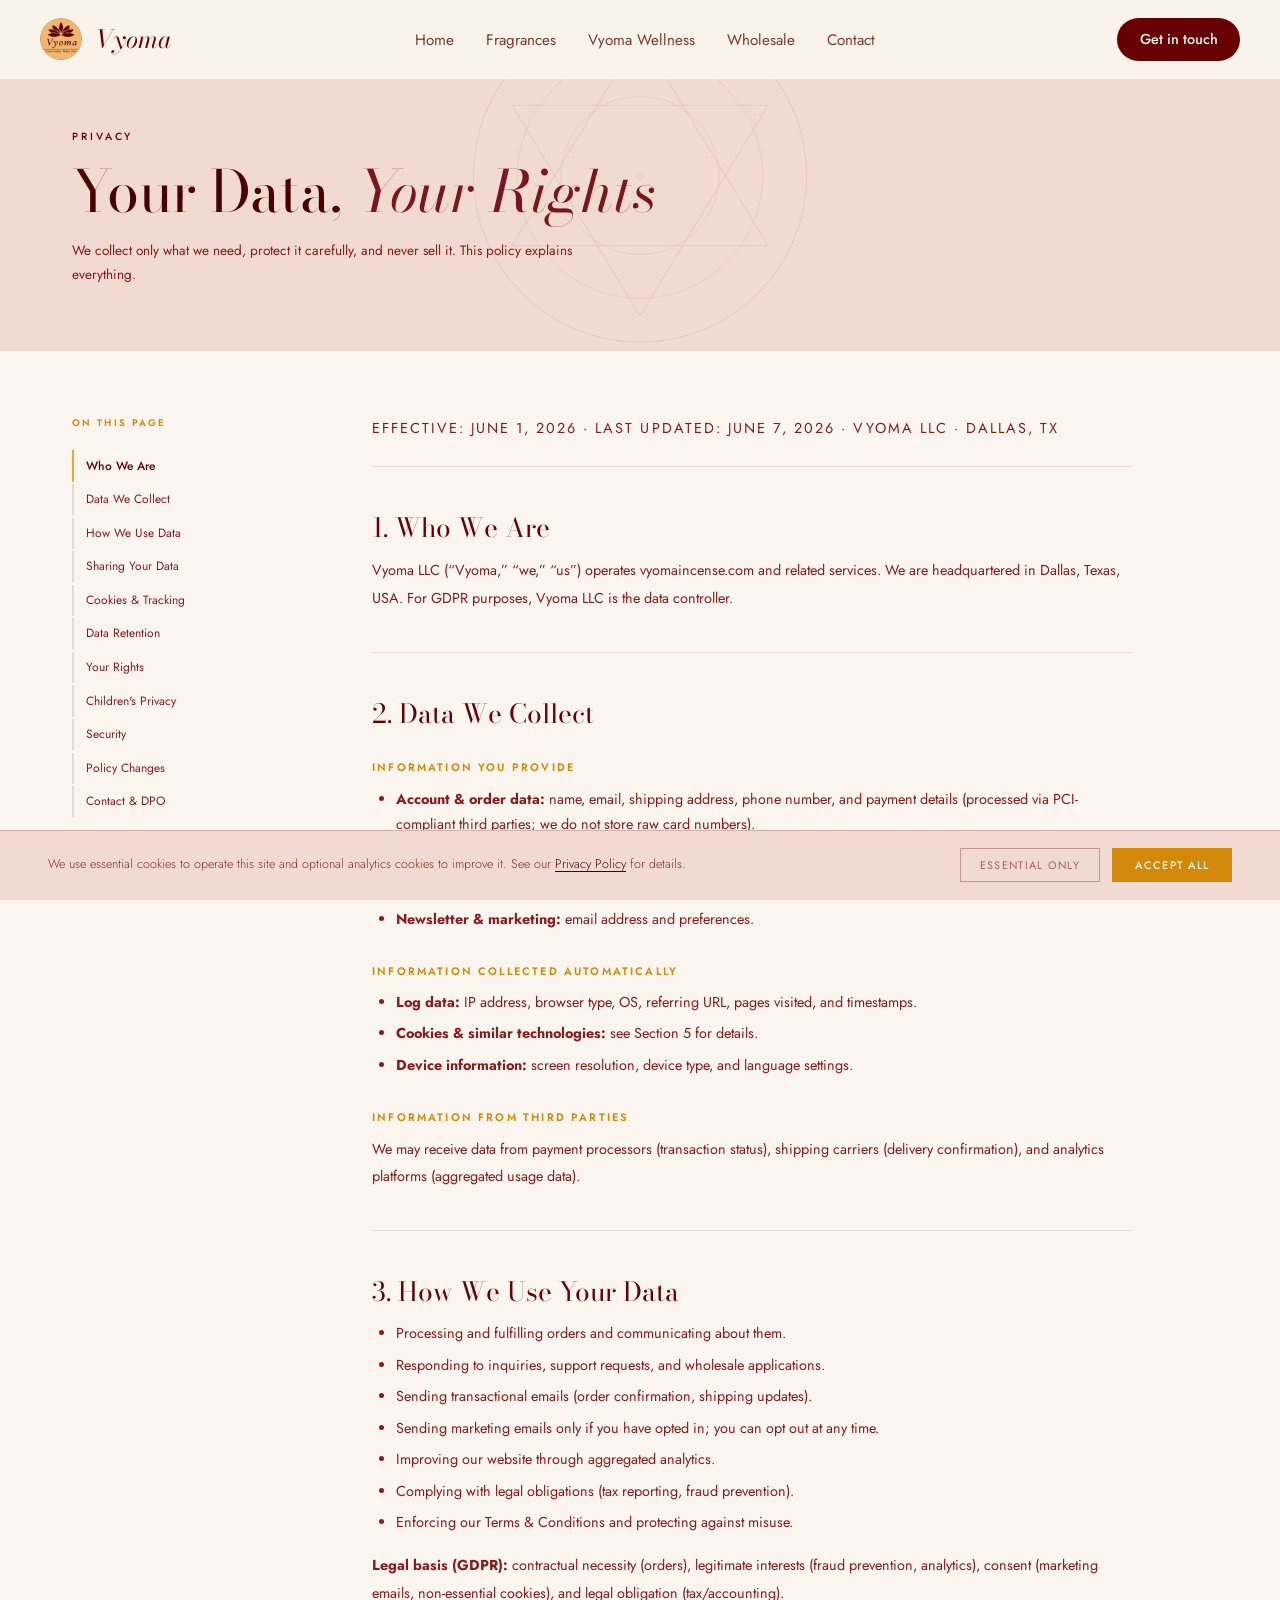
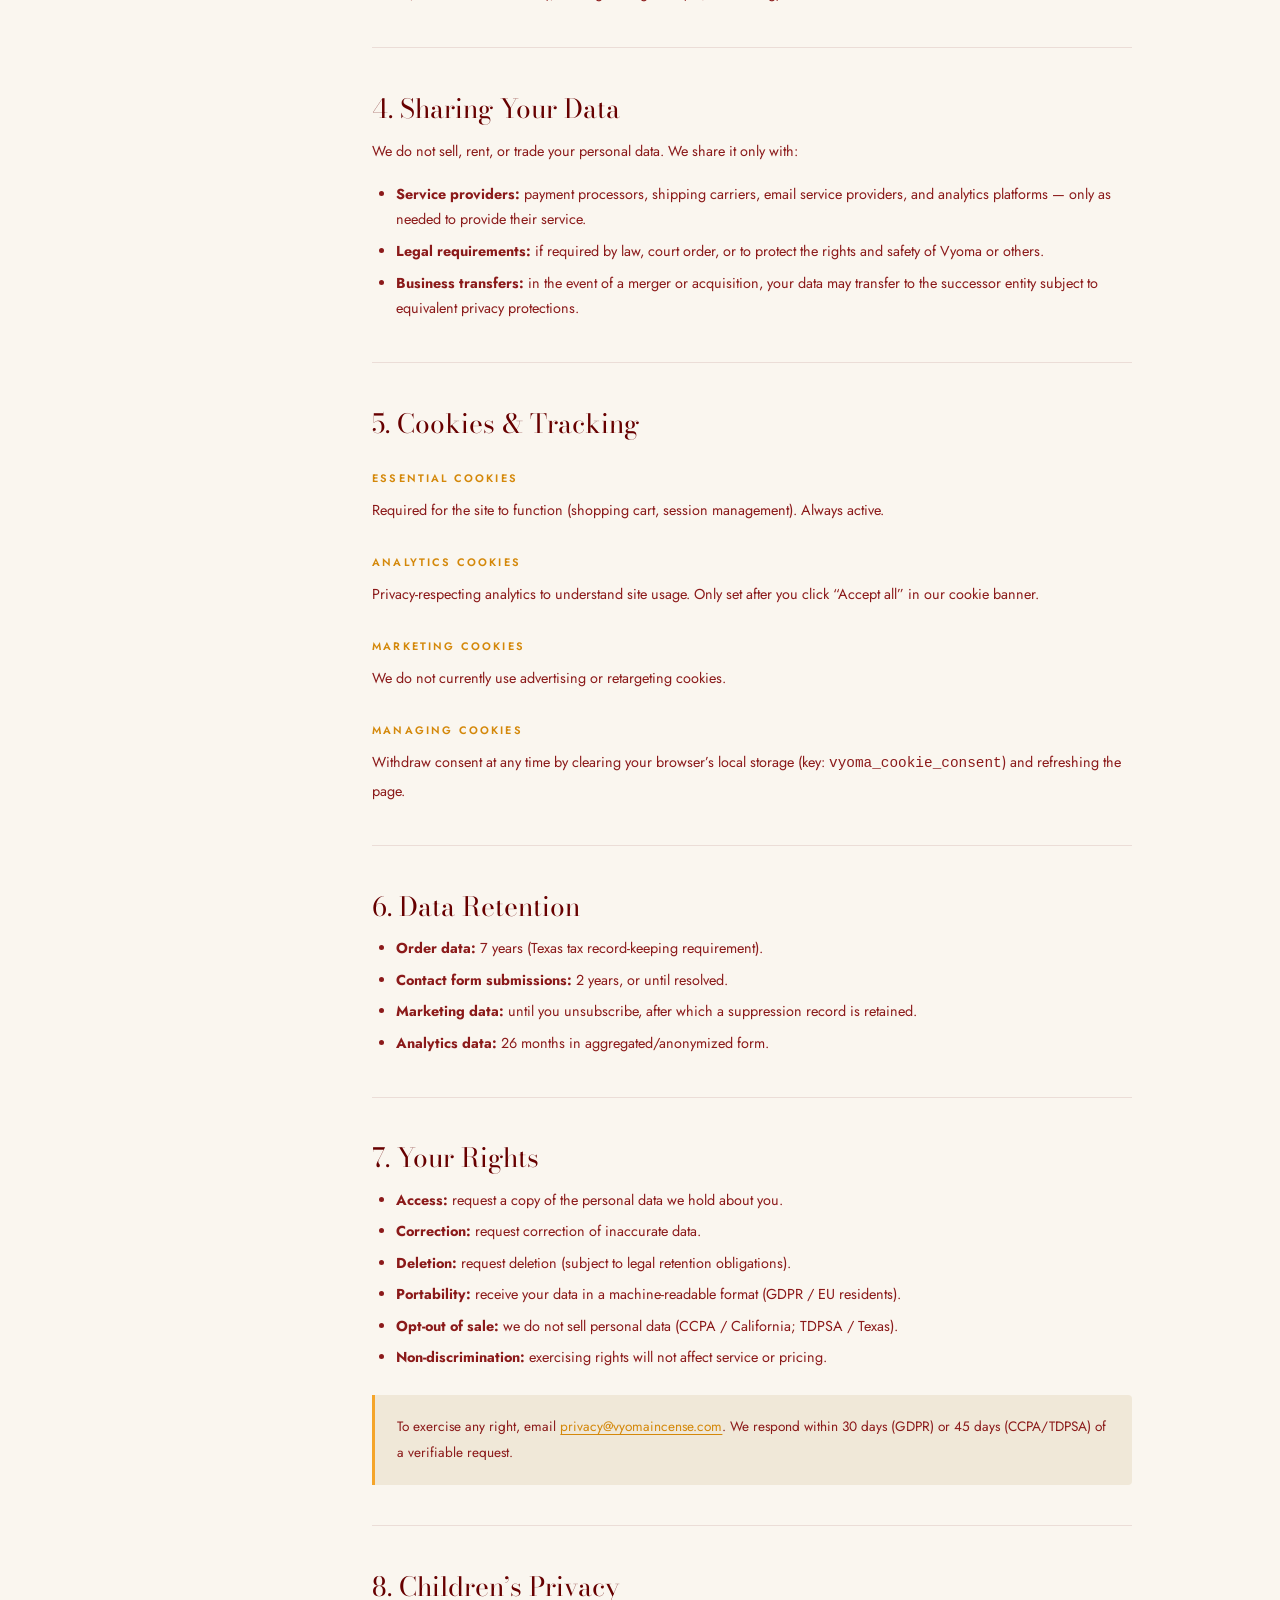
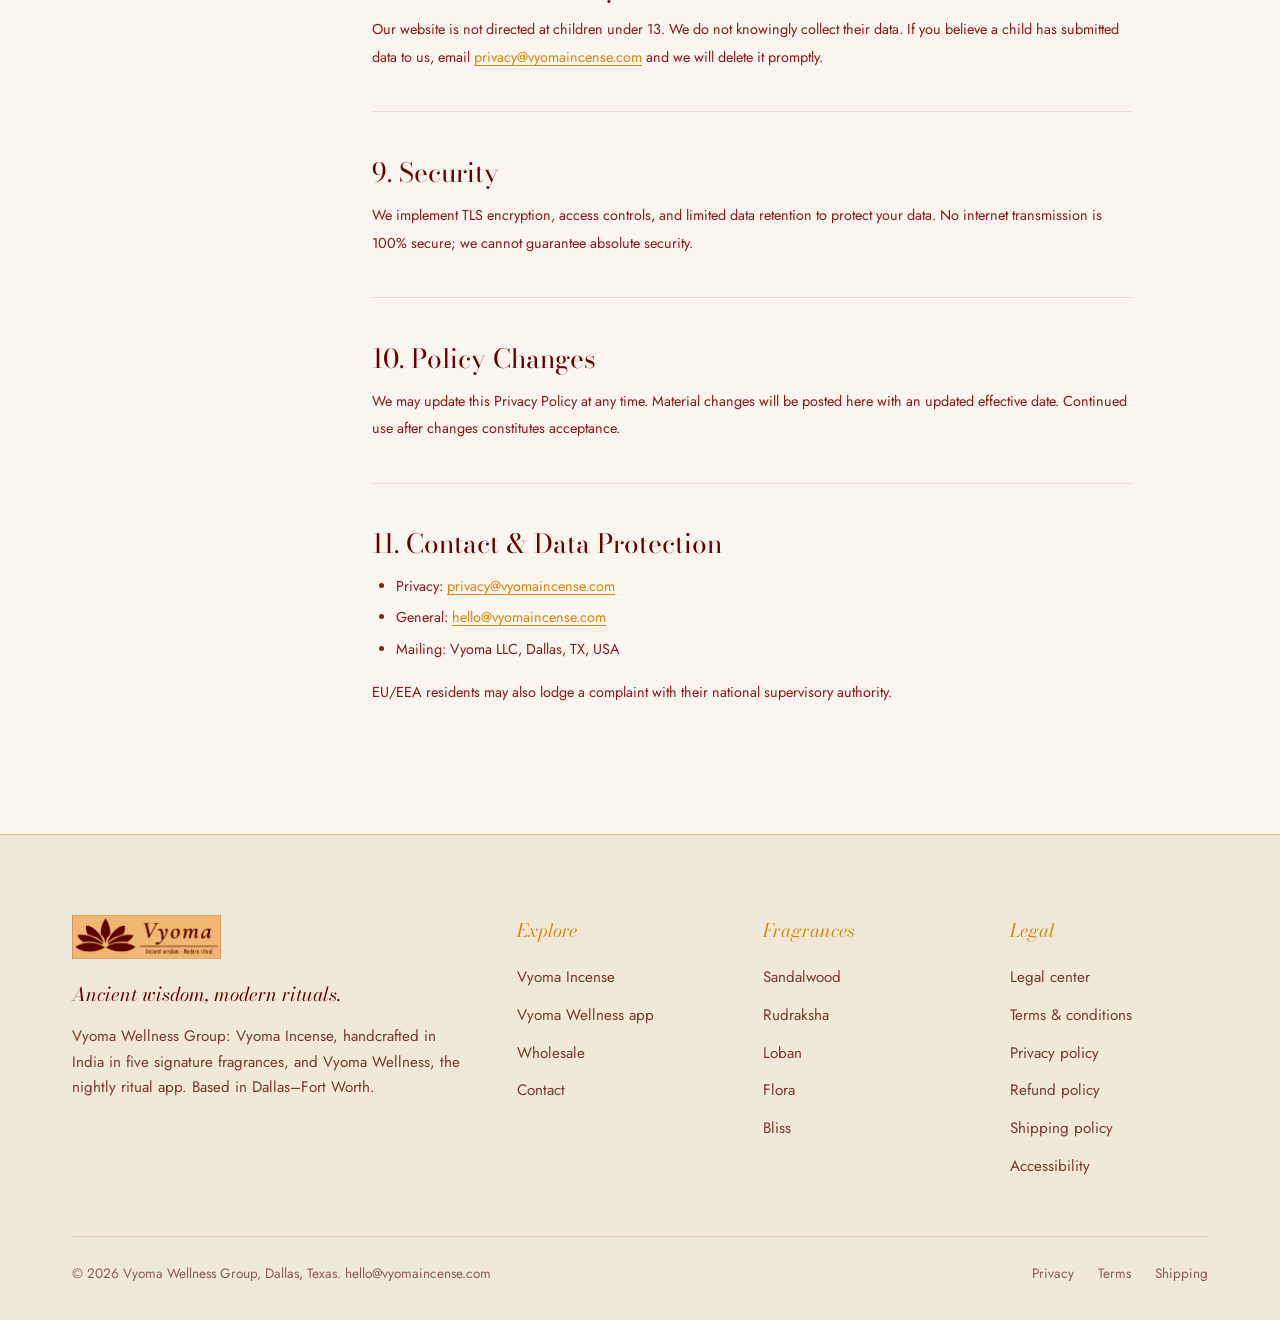
<file: policies/privacy-policy.html>
<!DOCTYPE html>
<html lang="en">
<head>
<meta charset="UTF-8">
<meta name="viewport" content="width=device-width, initial-scale=1.0">
<meta name="description" content="Vyoma Privacy Policy — how we collect, use, and protect your personal data. GDPR, CCPA, and TDPSA compliant.">
<meta name="robots" content="index, follow">
<link rel="canonical" href="https://vyomaincense.com/policies/privacy-policy">
<meta property="og:title" content="Privacy Policy | Vyoma">
<meta property="og:description" content="Vyoma Privacy Policy — how we collect, use, and protect your personal data. GDPR, CCPA, and TDPSA compliant.">
<meta property="og:type" content="website">
<meta property="og:url" content="https://vyomaincense.com/policies/privacy-policy">
<meta property="og:site_name" content="Vyoma">
<meta name="twitter:card" content="summary_large_image">
<meta name="twitter:site" content="@vyomaincense">
<meta name="twitter:title" content="Privacy Policy | Vyoma">
<meta name="twitter:description" content="Vyoma Privacy Policy — how we collect, use, and protect your personal data. GDPR, CCPA, and TDPSA compliant.">
<title>Privacy Policy &mdash; Vyoma</title>
<link rel="preconnect" href="https://fonts.googleapis.com">
<link rel="preconnect" href="https://fonts.gstatic.com" crossorigin>
<link href="https://fonts.googleapis.com/css2?family=Bodoni+Moda:ital,opsz,wght@0,6..96,400;0,6..96,500;1,6..96,400;1,6..96,500&family=Jost:wght@300;400;500&display=swap" rel="stylesheet">
<link rel="stylesheet" href="../shared.css?v=20260928b">
<style>
.policy-hero { background: var(--blush); padding: 8rem 0 4rem; position: relative; overflow: hidden; }
.policy-hero__geo { position:absolute;inset:0;display:flex;align-items:center;justify-content:center;pointer-events:none;opacity:.1; }
.policy-hero__eyebrow { font-family:var(--ff-sans);font-size:.65rem;letter-spacing:.28em;text-transform:uppercase;color:var(--crimson);margin-bottom:.9rem;font-weight:500; }
.policy-hero__title { font-family:var(--ff-serif);font-size:clamp(2.2rem,4.5vw,3.8rem);font-weight:300;color:var(--crimson-dk);line-height:1.1; }
.policy-hero__title em { font-style:italic;color:var(--maroon); }
.policy-hero__sub { font-size:.85rem;color:var(--crimson-lt);margin-top:1rem;max-width:520px;line-height:1.75; }
.policy-layout { display:grid;grid-template-columns:220px 1fr;gap:5rem;padding:4rem 0 7rem;align-items:start; }
.policy-toc { position:sticky;top:90px; }
.policy-toc__label { font-size:.6rem;letter-spacing:.22em;text-transform:uppercase;color:var(--saffron-dk);font-weight:600;margin-bottom:1.2rem; }
.policy-toc__list { list-style:none;display:flex;flex-direction:column;gap:.15rem; }
.policy-toc__list a { display:block;font-size:.75rem;color:var(--crimson-lt);padding:.45rem .75rem;border-left:2px solid rgba(103,0,0,.12);transition:all .25s;line-height:1.4;text-decoration:none; }
.policy-toc__list a:hover { color:var(--crimson);border-left-color:var(--saffron-dk); }
.policy-toc__list a.toc-active { color:var(--crimson);border-left-color:var(--saffron);font-weight:500; }
.policy-content { max-width:760px; }
.policy-meta { font-size:.7rem;letter-spacing:.14em;text-transform:uppercase;color:var(--crimson-lt);margin-bottom:2.5rem;padding-bottom:1.5rem;border-bottom:1px solid rgba(103,0,0,.1); }
.policy-content h2 { font-family:var(--ff-serif);font-size:1.65rem;font-weight:300;color:var(--crimson);margin:2.8rem 0 .85rem;line-height:1.2; }
.policy-content h3 { font-family:var(--ff-sans);font-size:.68rem;letter-spacing:.2em;text-transform:uppercase;color:var(--saffron-dk);margin:1.8rem 0 .6rem;font-weight:600; }
.policy-content p { font-size:.9rem;color:var(--crimson-lt);line-height:1.9;margin-bottom:1rem; }
.policy-content ul, .policy-content ol { padding-left:1.5rem;margin-bottom:1rem; }
.policy-content li { font-size:.9rem;color:var(--crimson-lt);line-height:1.8;margin-bottom:.35rem; }
.policy-content a { color:var(--saffron-dk);text-decoration:underline;text-underline-offset:3px; }
.policy-content a:hover { color:var(--crimson); }
.policy-content hr { border:none;border-top:1px solid rgba(103,0,0,.1);margin:2.5rem 0; }
.policy-content table { width:100%;border-collapse:collapse;font-size:.82rem;margin:1rem 0; }
.policy-content th { text-align:left;padding:.6rem .8rem;font-size:.62rem;letter-spacing:.15em;text-transform:uppercase;color:var(--saffron-dk);border-bottom:2px solid rgba(103,0,0,.15); }
.policy-content td { padding:.7rem .8rem;color:var(--crimson-lt);border-bottom:1px solid rgba(103,0,0,.07); }
.callout { background:var(--ivory-dk);border-left:3px solid var(--saffron);padding:1.2rem 1.4rem;border-radius:0 4px 4px 0;margin:1.5rem 0; }
.callout p { margin-bottom:0;font-size:.85rem; }
@media (max-width:900px) { .policy-layout { grid-template-columns:1fr; } .policy-toc { display:none; } }
@media (max-width:768px) { .policy-hero { padding:7rem 0 3rem; } }
</style>
</head>
<body>
<!-- COOKIE CONSENT BANNER -->
<div id="vyoma-cookie-banner" style="position:fixed;bottom:0;left:0;right:0;z-index:9999;background:var(--blush);border-top:1px solid rgba(103,0,0,.2);padding:1.1rem 3rem;display:flex;align-items:center;justify-content:space-between;flex-wrap:wrap;gap:1rem;font-family:var(--ff-sans);font-size:.78rem;font-weight:300;color:rgba(103,0,0,.8);line-height:1.6;" role="dialog" aria-label="Cookie consent">
  <span>We use essential cookies to operate this site and optional analytics cookies to improve it. See our <a href="privacy-policy.html#cookies" style="color:var(--crimson-dk);text-decoration:underline;text-underline-offset:3px;">Privacy Policy</a> for details.</span>
  <div style="display:flex;gap:.75rem;flex-shrink:0;">
    <button onclick="vyomaCookieDecline()" style="font-family:var(--ff-sans);font-size:.68rem;font-weight:400;letter-spacing:.12em;text-transform:uppercase;background:transparent;border:.5px solid rgba(103,0,0,.3);color:rgba(103,0,0,.55);padding:.5rem 1.2rem;cursor:pointer;transition:border-color .25s,color .25s;" onmouseover="this.style.borderColor='rgba(103,0,0,.6)';this.style.color='rgba(103,0,0,.9)'" onmouseout="this.style.borderColor='rgba(103,0,0,.3)';this.style.color='rgba(103,0,0,.55)'">Essential only</button>
    <button onclick="vyomaCookieAccept()" style="font-family:var(--ff-sans);font-size:.68rem;font-weight:500;letter-spacing:.12em;text-transform:uppercase;background:var(--saffron-dk);border:none;color:var(--ivory);padding:.5rem 1.4rem;cursor:pointer;transition:background .25s;" onmouseover="this.style.background='var(--saffron)'" onmouseout="this.style.background='var(--saffron-dk)'">Accept all</button>
  </div>
</div>
<script>
(function(){
  var b=document.getElementById('vyoma-cookie-banner');
  if(localStorage.getItem('vyoma_cookie_consent')){b.style.display='none';}
  window.vyomaCookieAccept=function(){localStorage.setItem('vyoma_cookie_consent','all');b.style.transform='translateY(110%)';setTimeout(function(){b.style.display='none';},420);};
  window.vyomaCookieDecline=function(){localStorage.setItem('vyoma_cookie_consent','essential');b.style.transform='translateY(110%)';setTimeout(function(){b.style.display='none';},420);};
})();
</script>
<!-- END COOKIE CONSENT -->
<nav class="nav" id="nav">
  <a href="../index.html" class="nav__logo">
    <img src="../assets/logo-circle-crimson.png" alt="Vyoma" width="42" height="42">
    <span class="nav__brand">Vyoma</span>
  </a>
  <ul class="nav__links">
    <li><a href="../index.html">Home</a></li>
    <li><a href="../fragrances.html">Fragrances</a></li>
    <li><a href="../wellness.html">Vyoma Wellness</a></li>
    <li><a href="../wholesale.html">Wholesale</a></li>
    <li><a href="../contact.html">Contact</a></li>
  </ul>
  <a href="../contact.html" class="nav__cta">Get in touch</a>
  <button class="nav__hamburger" id="hamburger" aria-label="Open menu" aria-expanded="false"><span></span><span></span><span></span></button>
</nav>
<div class="nav__mobile" id="mobileMenu">
  <a href="../index.html">Home</a>
  <a href="../fragrances.html">Fragrances</a>
  <a href="../wellness.html">Vyoma Wellness</a>
  <a href="../wholesale.html">Wholesale</a>
  <a href="../contact.html">Contact</a>
  <a href="../policies/index.html">Legal</a>
</div>
<main>
<div class="policy-hero">
  <div class="policy-hero__geo"><svg viewBox="0 0 400 400" xmlns="http://www.w3.org/2000/svg" style="width:100%;height:100%;"><circle cx="200" cy="200" r="190" fill="none" stroke="#670000" stroke-width=".8"/><circle cx="200" cy="200" r="140" fill="none" stroke="#670000" stroke-width=".6"/><circle cx="200" cy="200" r="90" fill="none" stroke="#670000" stroke-width=".6"/><polygon points="200,40 346,280 54,280" fill="none" stroke="#670000" stroke-width=".8"/><polygon points="200,360 54,120 346,120" fill="none" stroke="#670000" stroke-width=".8"/><circle cx="200" cy="200" r="6" fill="#D4880A" opacity=".5"/></svg></div>
  <div class="container" style="position:relative;z-index:2;">
    <p class="policy-hero__eyebrow">Privacy</p>
    <h1 class="policy-hero__title">Your Data, <em>Your Rights</em></h1>
    <p class="policy-hero__sub">We collect only what we need, protect it carefully, and never sell it. This policy explains everything.</p>
  </div>
</div>
<div class="container">
  <div class="policy-layout">
    <aside class="policy-toc">
  <p class="policy-toc__label">On this page</p>
  <ul class="policy-toc__list">
    <li><a href="#who-we-are">Who We Are</a></li>
    <li><a href="#data-collected">Data We Collect</a></li>
    <li><a href="#how-we-use">How We Use Data</a></li>
    <li><a href="#sharing">Sharing Your Data</a></li>
    <li><a href="#cookies">Cookies & Tracking</a></li>
    <li><a href="#retention">Data Retention</a></li>
    <li><a href="#your-rights">Your Rights</a></li>
    <li><a href="#children">Children's Privacy</a></li>
    <li><a href="#security">Security</a></li>
    <li><a href="#changes-privacy">Policy Changes</a></li>
    <li><a href="#contact-privacy">Contact & DPO</a></li>
    <li style="margin-top:1.5rem;padding-top:1.5rem;border-top:1px solid rgba(103,0,0,.1);"><a href="index.html" style="color:var(--saffron-dk);border-left-color:transparent;">&larr; All Policies</a></li>
  </ul>
</aside>
    <article class="policy-content">
      <p class="policy-meta">Effective: June 1, 2026 &middot; Last updated: June 7, 2026 &middot; Vyoma LLC &middot; Dallas, TX</p>
      <section id="who-we-are"><h2>1. Who We Are</h2>
      <p>Vyoma LLC (&ldquo;Vyoma,&rdquo; &ldquo;we,&rdquo; &ldquo;us&rdquo;) operates vyomaincense.com and related services. We are headquartered in Dallas, Texas, USA. For GDPR purposes, Vyoma LLC is the data controller.</p></section>
      <hr>
      <section id="data-collected"><h2>2. Data We Collect</h2>
      <h3>Information You Provide</h3>
      <ul>
        <li><strong>Account &amp; order data:</strong> name, email, shipping address, phone number, and payment details (processed via PCI-compliant third parties; we do not store raw card numbers).</li>
        <li><strong>Contact form submissions:</strong> name, email, message content, and inquiry type.</li>
        <li><strong>Wholesale applications:</strong> business name, contact name, address, EIN, and references.</li>
        <li><strong>Newsletter &amp; marketing:</strong> email address and preferences.</li>
      </ul>
      <h3>Information Collected Automatically</h3>
      <ul>
        <li><strong>Log data:</strong> IP address, browser type, OS, referring URL, pages visited, and timestamps.</li>
        <li><strong>Cookies &amp; similar technologies:</strong> see Section 5 for details.</li>
        <li><strong>Device information:</strong> screen resolution, device type, and language settings.</li>
      </ul>
      <h3>Information from Third Parties</h3>
      <p>We may receive data from payment processors (transaction status), shipping carriers (delivery confirmation), and analytics platforms (aggregated usage data).</p></section>
      <hr>
      <section id="how-we-use"><h2>3. How We Use Your Data</h2>
      <ul>
        <li>Processing and fulfilling orders and communicating about them.</li>
        <li>Responding to inquiries, support requests, and wholesale applications.</li>
        <li>Sending transactional emails (order confirmation, shipping updates).</li>
        <li>Sending marketing emails only if you have opted in; you can opt out at any time.</li>
        <li>Improving our website through aggregated analytics.</li>
        <li>Complying with legal obligations (tax reporting, fraud prevention).</li>
        <li>Enforcing our Terms &amp; Conditions and protecting against misuse.</li>
      </ul>
      <p><strong>Legal basis (GDPR):</strong> contractual necessity (orders), legitimate interests (fraud prevention, analytics), consent (marketing emails, non-essential cookies), and legal obligation (tax/accounting).</p></section>
      <hr>
      <section id="sharing"><h2>4. Sharing Your Data</h2>
      <p>We do not sell, rent, or trade your personal data. We share it only with:</p>
      <ul>
        <li><strong>Service providers:</strong> payment processors, shipping carriers, email service providers, and analytics platforms &mdash; only as needed to provide their service.</li>
        <li><strong>Legal requirements:</strong> if required by law, court order, or to protect the rights and safety of Vyoma or others.</li>
        <li><strong>Business transfers:</strong> in the event of a merger or acquisition, your data may transfer to the successor entity subject to equivalent privacy protections.</li>
      </ul></section>
      <hr>
      <section id="cookies"><h2>5. Cookies &amp; Tracking</h2>
      <h3>Essential Cookies</h3>
      <p>Required for the site to function (shopping cart, session management). Always active.</p>
      <h3>Analytics Cookies</h3>
      <p>Privacy-respecting analytics to understand site usage. Only set after you click &ldquo;Accept all&rdquo; in our cookie banner.</p>
      <h3>Marketing Cookies</h3>
      <p>We do not currently use advertising or retargeting cookies.</p>
      <h3>Managing Cookies</h3>
      <p>Withdraw consent at any time by clearing your browser&rsquo;s local storage (key: <code>vyoma_cookie_consent</code>) and refreshing the page.</p></section>
      <hr>
      <section id="retention"><h2>6. Data Retention</h2>
      <ul>
        <li><strong>Order data:</strong> 7 years (Texas tax record-keeping requirement).</li>
        <li><strong>Contact form submissions:</strong> 2 years, or until resolved.</li>
        <li><strong>Marketing data:</strong> until you unsubscribe, after which a suppression record is retained.</li>
        <li><strong>Analytics data:</strong> 26 months in aggregated/anonymized form.</li>
      </ul></section>
      <hr>
      <section id="your-rights"><h2>7. Your Rights</h2>
      <ul>
        <li><strong>Access:</strong> request a copy of the personal data we hold about you.</li>
        <li><strong>Correction:</strong> request correction of inaccurate data.</li>
        <li><strong>Deletion:</strong> request deletion (subject to legal retention obligations).</li>
        <li><strong>Portability:</strong> receive your data in a machine-readable format (GDPR / EU residents).</li>
        <li><strong>Opt-out of sale:</strong> we do not sell personal data (CCPA / California; TDPSA / Texas).</li>
        <li><strong>Non-discrimination:</strong> exercising rights will not affect service or pricing.</li>
      </ul>
      <div class="callout"><p>To exercise any right, email <a href="mailto:privacy@vyomaincense.com">privacy@vyomaincense.com</a>. We respond within 30 days (GDPR) or 45 days (CCPA/TDPSA) of a verifiable request.</p></div></section>
      <hr>
      <section id="children"><h2>8. Children&rsquo;s Privacy</h2>
      <p>Our website is not directed at children under 13. We do not knowingly collect their data. If you believe a child has submitted data to us, email <a href="mailto:privacy@vyomaincense.com">privacy@vyomaincense.com</a> and we will delete it promptly.</p></section>
      <hr>
      <section id="security"><h2>9. Security</h2>
      <p>We implement TLS encryption, access controls, and limited data retention to protect your data. No internet transmission is 100% secure; we cannot guarantee absolute security.</p></section>
      <hr>
      <section id="changes-privacy"><h2>10. Policy Changes</h2>
      <p>We may update this Privacy Policy at any time. Material changes will be posted here with an updated effective date. Continued use after changes constitutes acceptance.</p></section>
      <hr>
      <section id="contact-privacy"><h2>11. Contact &amp; Data Protection</h2>
      <ul>
        <li>Privacy: <a href="mailto:privacy@vyomaincense.com">privacy@vyomaincense.com</a></li>
        <li>General: <a href="mailto:hello@vyomaincense.com">hello@vyomaincense.com</a></li>
        <li>Mailing: Vyoma LLC, Dallas, TX, USA</li>
      </ul>
      <p>EU/EEA residents may also lodge a complaint with their national supervisory authority.</p></section>
    </article>
  </div>
</div>
</main>
<footer class="footer">
  <div class="container">
    <div class="footer__grid">
      <div class="footer__brand">
        <div class="footer__brand-logo"><img src="../assets/logo-header-cream-crimson.png" alt="Vyoma"></div>
        <p class="footer__tagline">Ancient wisdom, modern rituals.</p>
        <p class="footer__desc">Vyoma Wellness Group: Vyoma Incense, handcrafted in India in five signature fragrances, and Vyoma Wellness, the nightly ritual app. Based in Dallas&ndash;Fort Worth.</p>
      </div>
      <div class="footer__col">
        <h4>Explore</h4>
        <ul>
          <li><a href="../fragrances.html">Vyoma Incense</a></li>
          <li><a href="../wellness.html">Vyoma Wellness app</a></li>
          <li><a href="../wholesale.html">Wholesale</a></li>
          <li><a href="../contact.html">Contact</a></li>
        </ul>
      </div>
      <div class="footer__col">
        <h4>Fragrances</h4>
        <ul>
          <li><a href="../fragrances.html#sandalwood">Sandalwood</a></li>
          <li><a href="../fragrances.html#rudraksha">Rudraksha</a></li>
          <li><a href="../fragrances.html#loban">Loban</a></li>
          <li><a href="../fragrances.html#flora">Flora</a></li>
          <li><a href="../fragrances.html#bliss">Bliss</a></li>
        </ul>
      </div>
      <div class="footer__col">
        <h4>Legal</h4>
        <ul>
          <li><a href="../policies/index.html">Legal center</a></li>
          <li><a href="../policies/terms-and-conditions.html">Terms &amp; conditions</a></li>
          <li><a href="../policies/privacy-policy.html">Privacy policy</a></li>
          <li><a href="../policies/refund-policy.html">Refund policy</a></li>
          <li><a href="../policies/shipping-policy.html">Shipping policy</a></li>
          <li><a href="../policies/accessibility.html">Accessibility</a></li>
        </ul>
      </div>
    </div>
    <div class="footer__bottom">
      <p class="footer__copy">&copy; 2026 Vyoma Wellness Group, Dallas, Texas. <a href="mailto:hello@vyomaincense.com">hello@vyomaincense.com</a></p>
      <div class="footer__legal">
        <a href="../policies/privacy-policy.html">Privacy</a>
        <a href="../policies/terms-and-conditions.html">Terms</a>
        <a href="../policies/shipping-policy.html">Shipping</a>
      </div>
    </div>
  </div>
</footer>
<script>
const nav=document.getElementById('nav');
window.addEventListener('scroll',()=>nav.classList.toggle('scrolled',scrollY>40),{passive:true});
document.getElementById('hamburger').addEventListener('click',()=>document.getElementById('mobileMenu').classList.toggle('open'));
const obs=new IntersectionObserver(e=>e.forEach(x=>x.isIntersecting&&x.target.classList.add('visible')),{threshold:.12});
document.querySelectorAll('.reveal').forEach(el=>obs.observe(el));
(function(){
  var links=[].slice.call(document.querySelectorAll('.policy-toc__list a[href^="#"]'));
  if(!links.length)return;
  var ids=links.map(function(a){return a.getAttribute('href').slice(1);});
  var sections=ids.map(function(id){return document.getElementById(id);}).filter(Boolean);
  function update(){
    var y=window.scrollY+120;
    var active=sections[0];
    sections.forEach(function(s){if(s&&s.offsetTop<=y)active=s;});
    links.forEach(function(a){
      var isActive=active&&a.getAttribute('href')==='#'+active.id;
      a.classList.toggle('toc-active',!!isActive);
    });
  }
  window.addEventListener('scroll',update,{passive:true});
  update();
})();
</script>
</body>
</html>
</file>
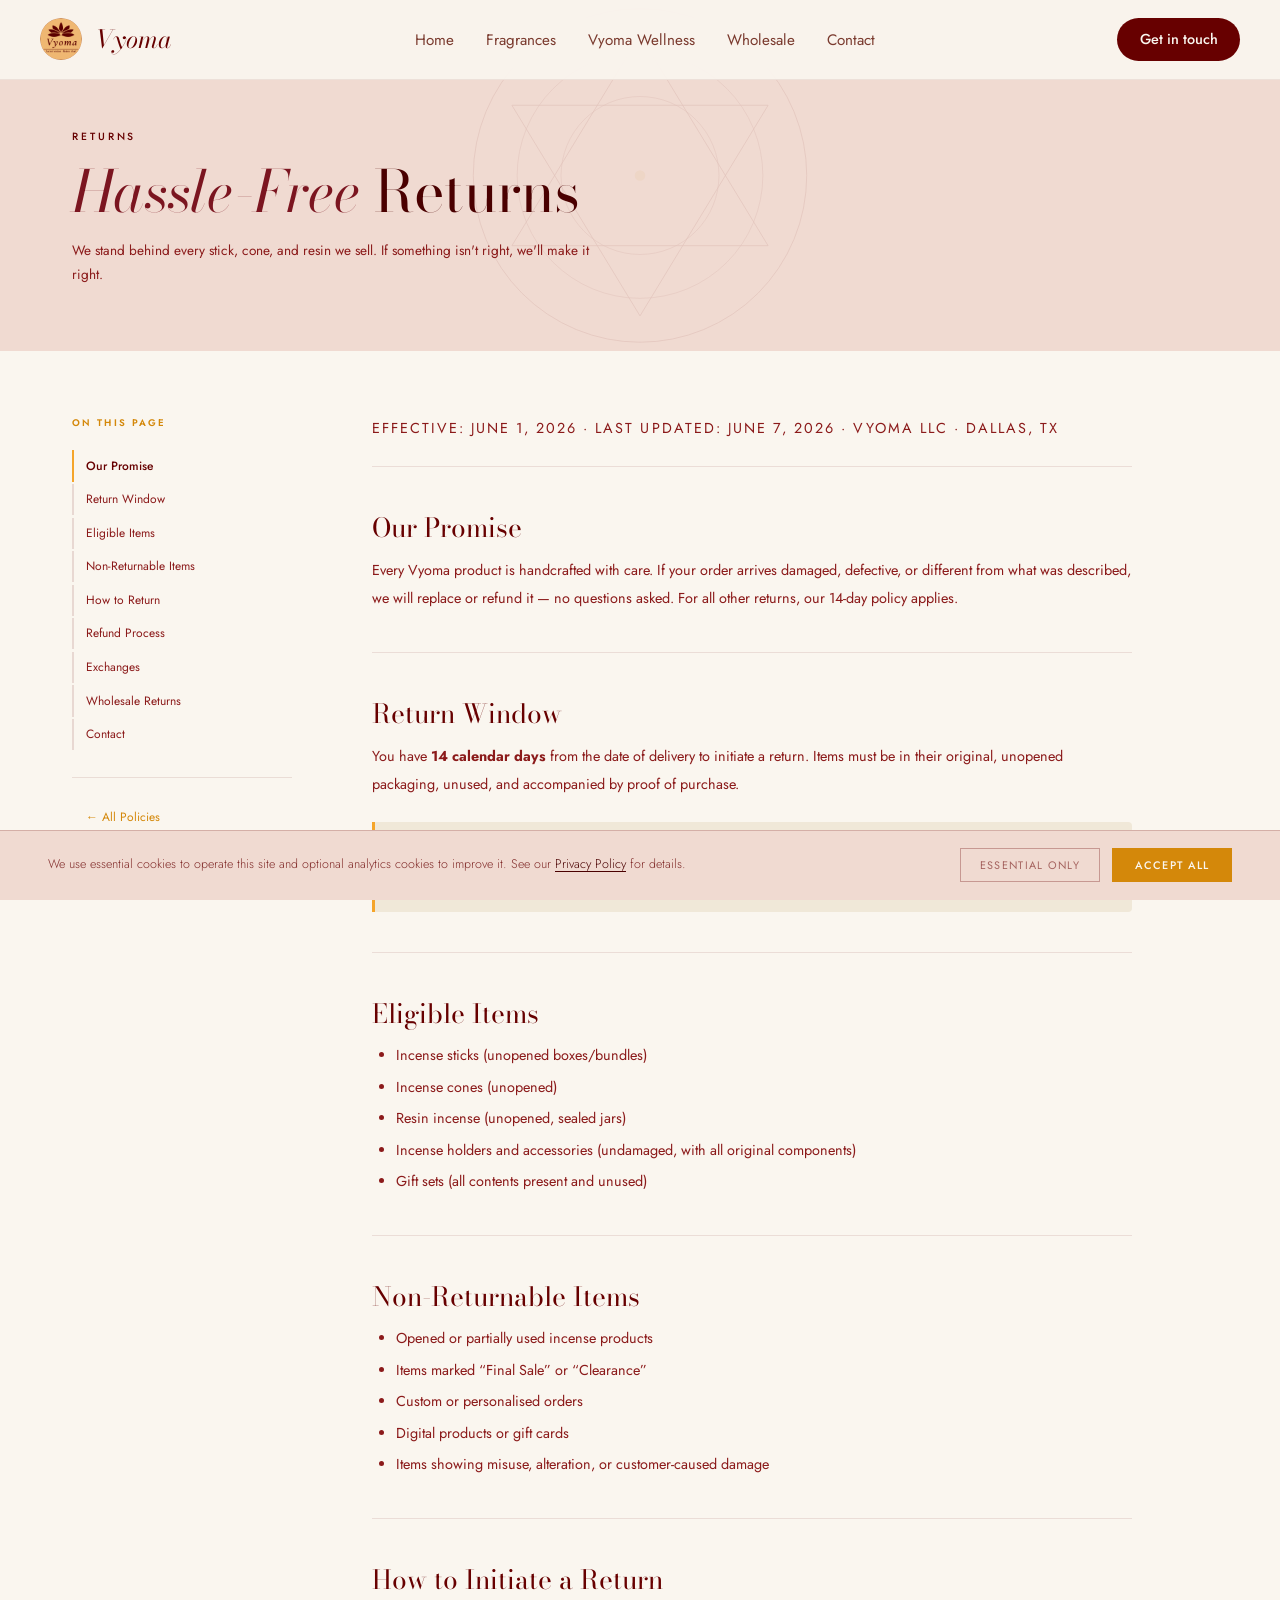
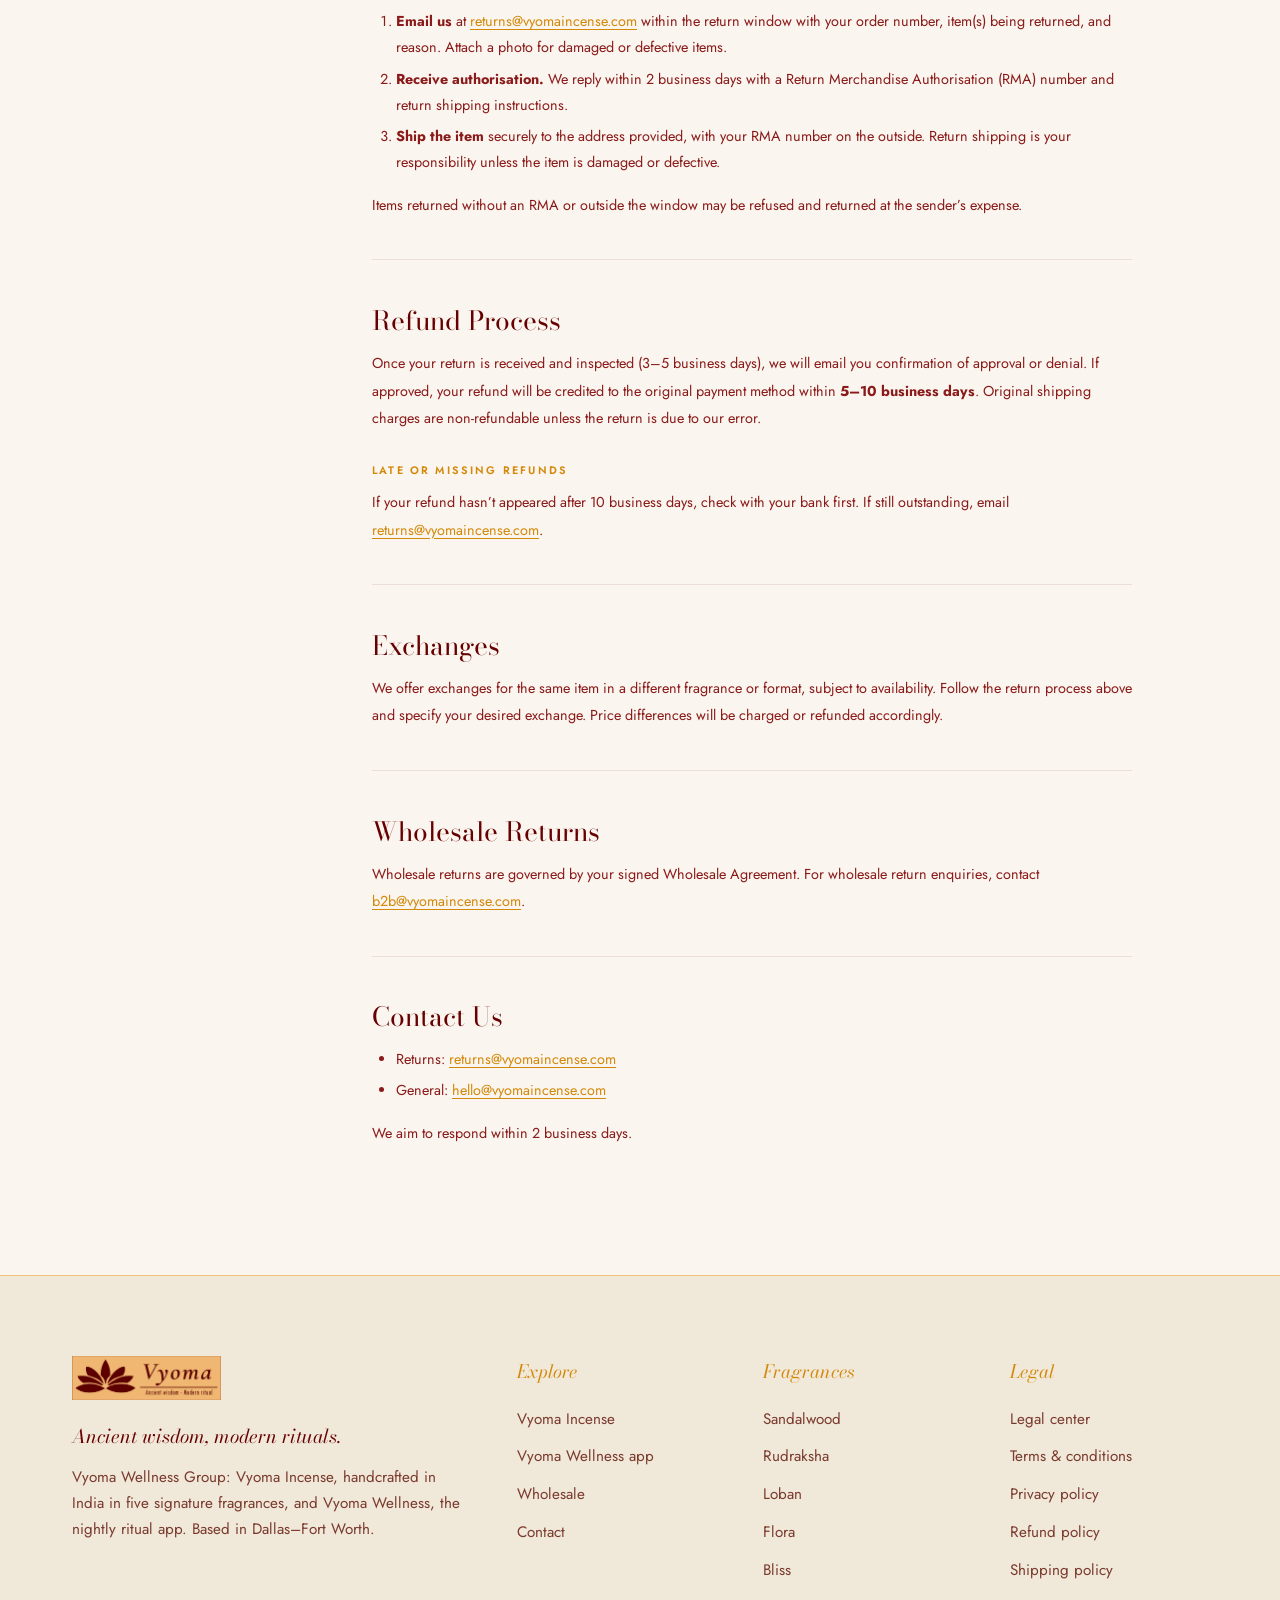
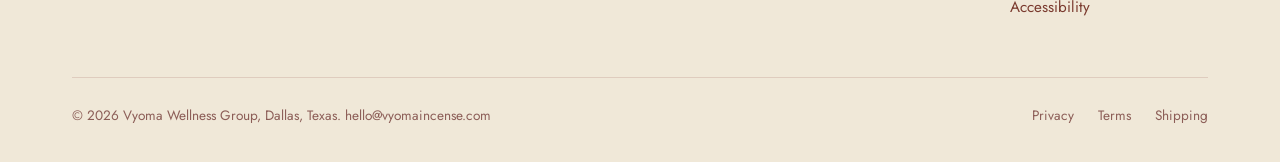
<file: policies/refund-policy.html>
<!DOCTYPE html>
<html lang="en">
<head>
<meta charset="UTF-8">
<meta name="viewport" content="width=device-width, initial-scale=1.0">
<meta name="description" content="Vyoma Refund & Return Policy — 14-day return window, eligible items, and refund process.">
<meta name="robots" content="index, follow">
<link rel="canonical" href="https://vyomaincense.com/policies/refund-policy">
<meta property="og:title" content="Refund Policy | Vyoma">
<meta property="og:description" content="Vyoma Refund & Return Policy — 14-day return window, eligible items, and refund process.">
<meta property="og:type" content="website">
<meta property="og:url" content="https://vyomaincense.com/policies/refund-policy">
<meta property="og:site_name" content="Vyoma">
<meta name="twitter:card" content="summary_large_image">
<meta name="twitter:site" content="@vyomaincense">
<meta name="twitter:title" content="Refund Policy | Vyoma">
<meta name="twitter:description" content="Vyoma Refund & Return Policy — 14-day return window, eligible items, and refund process.">
<title>Refund Policy &mdash; Vyoma</title>
<link rel="preconnect" href="https://fonts.googleapis.com">
<link rel="preconnect" href="https://fonts.gstatic.com" crossorigin>
<link href="https://fonts.googleapis.com/css2?family=Bodoni+Moda:ital,opsz,wght@0,6..96,400;0,6..96,500;1,6..96,400;1,6..96,500&family=Jost:wght@300;400;500&display=swap" rel="stylesheet">
<link rel="stylesheet" href="../shared.css?v=20260928b">
<style>
.policy-hero { background: var(--blush); padding: 8rem 0 4rem; position: relative; overflow: hidden; }
.policy-hero__geo { position:absolute;inset:0;display:flex;align-items:center;justify-content:center;pointer-events:none;opacity:.1; }
.policy-hero__eyebrow { font-family:var(--ff-sans);font-size:.65rem;letter-spacing:.28em;text-transform:uppercase;color:var(--crimson);margin-bottom:.9rem;font-weight:500; }
.policy-hero__title { font-family:var(--ff-serif);font-size:clamp(2.2rem,4.5vw,3.8rem);font-weight:300;color:var(--crimson-dk);line-height:1.1; }
.policy-hero__title em { font-style:italic;color:var(--maroon); }
.policy-hero__sub { font-size:.85rem;color:var(--crimson-lt);margin-top:1rem;max-width:520px;line-height:1.75; }
.policy-layout { display:grid;grid-template-columns:220px 1fr;gap:5rem;padding:4rem 0 7rem;align-items:start; }
.policy-toc { position:sticky;top:90px; }
.policy-toc__label { font-size:.6rem;letter-spacing:.22em;text-transform:uppercase;color:var(--saffron-dk);font-weight:600;margin-bottom:1.2rem; }
.policy-toc__list { list-style:none;display:flex;flex-direction:column;gap:.15rem; }
.policy-toc__list a { display:block;font-size:.75rem;color:var(--crimson-lt);padding:.45rem .75rem;border-left:2px solid rgba(103,0,0,.12);transition:all .25s;line-height:1.4;text-decoration:none; }
.policy-toc__list a:hover { color:var(--crimson);border-left-color:var(--saffron-dk); }
.policy-toc__list a.toc-active { color:var(--crimson);border-left-color:var(--saffron);font-weight:500; }
.policy-content { max-width:760px; }
.policy-meta { font-size:.7rem;letter-spacing:.14em;text-transform:uppercase;color:var(--crimson-lt);margin-bottom:2.5rem;padding-bottom:1.5rem;border-bottom:1px solid rgba(103,0,0,.1); }
.policy-content h2 { font-family:var(--ff-serif);font-size:1.65rem;font-weight:300;color:var(--crimson);margin:2.8rem 0 .85rem;line-height:1.2; }
.policy-content h3 { font-family:var(--ff-sans);font-size:.68rem;letter-spacing:.2em;text-transform:uppercase;color:var(--saffron-dk);margin:1.8rem 0 .6rem;font-weight:600; }
.policy-content p { font-size:.9rem;color:var(--crimson-lt);line-height:1.9;margin-bottom:1rem; }
.policy-content ul, .policy-content ol { padding-left:1.5rem;margin-bottom:1rem; }
.policy-content li { font-size:.9rem;color:var(--crimson-lt);line-height:1.8;margin-bottom:.35rem; }
.policy-content a { color:var(--saffron-dk);text-decoration:underline;text-underline-offset:3px; }
.policy-content a:hover { color:var(--crimson); }
.policy-content hr { border:none;border-top:1px solid rgba(103,0,0,.1);margin:2.5rem 0; }
.policy-content table { width:100%;border-collapse:collapse;font-size:.82rem;margin:1rem 0; }
.policy-content th { text-align:left;padding:.6rem .8rem;font-size:.62rem;letter-spacing:.15em;text-transform:uppercase;color:var(--saffron-dk);border-bottom:2px solid rgba(103,0,0,.15); }
.policy-content td { padding:.7rem .8rem;color:var(--crimson-lt);border-bottom:1px solid rgba(103,0,0,.07); }
.callout { background:var(--ivory-dk);border-left:3px solid var(--saffron);padding:1.2rem 1.4rem;border-radius:0 4px 4px 0;margin:1.5rem 0; }
.callout p { margin-bottom:0;font-size:.85rem; }
@media (max-width:900px) { .policy-layout { grid-template-columns:1fr; } .policy-toc { display:none; } }
@media (max-width:768px) { .policy-hero { padding:7rem 0 3rem; } }
</style>
</head>
<body>
<!-- COOKIE CONSENT BANNER -->
<div id="vyoma-cookie-banner" style="position:fixed;bottom:0;left:0;right:0;z-index:9999;background:var(--blush);border-top:1px solid rgba(103,0,0,.2);padding:1.1rem 3rem;display:flex;align-items:center;justify-content:space-between;flex-wrap:wrap;gap:1rem;font-family:var(--ff-sans);font-size:.78rem;font-weight:300;color:rgba(103,0,0,.8);line-height:1.6;" role="dialog" aria-label="Cookie consent">
  <span>We use essential cookies to operate this site and optional analytics cookies to improve it. See our <a href="privacy-policy.html#cookies" style="color:var(--crimson-dk);text-decoration:underline;text-underline-offset:3px;">Privacy Policy</a> for details.</span>
  <div style="display:flex;gap:.75rem;flex-shrink:0;">
    <button onclick="vyomaCookieDecline()" style="font-family:var(--ff-sans);font-size:.68rem;font-weight:400;letter-spacing:.12em;text-transform:uppercase;background:transparent;border:.5px solid rgba(103,0,0,.3);color:rgba(103,0,0,.55);padding:.5rem 1.2rem;cursor:pointer;transition:border-color .25s,color .25s;" onmouseover="this.style.borderColor='rgba(103,0,0,.6)';this.style.color='rgba(103,0,0,.9)'" onmouseout="this.style.borderColor='rgba(103,0,0,.3)';this.style.color='rgba(103,0,0,.55)'">Essential only</button>
    <button onclick="vyomaCookieAccept()" style="font-family:var(--ff-sans);font-size:.68rem;font-weight:500;letter-spacing:.12em;text-transform:uppercase;background:var(--saffron-dk);border:none;color:var(--ivory);padding:.5rem 1.4rem;cursor:pointer;transition:background .25s;" onmouseover="this.style.background='var(--saffron)'" onmouseout="this.style.background='var(--saffron-dk)'">Accept all</button>
  </div>
</div>
<script>
(function(){
  var b=document.getElementById('vyoma-cookie-banner');
  if(localStorage.getItem('vyoma_cookie_consent')){b.style.display='none';}
  window.vyomaCookieAccept=function(){localStorage.setItem('vyoma_cookie_consent','all');b.style.transform='translateY(110%)';setTimeout(function(){b.style.display='none';},420);};
  window.vyomaCookieDecline=function(){localStorage.setItem('vyoma_cookie_consent','essential');b.style.transform='translateY(110%)';setTimeout(function(){b.style.display='none';},420);};
})();
</script>
<!-- END COOKIE CONSENT -->
<nav class="nav" id="nav">
  <a href="../index.html" class="nav__logo">
    <img src="../assets/logo-circle-crimson.png" alt="Vyoma" width="42" height="42">
    <span class="nav__brand">Vyoma</span>
  </a>
  <ul class="nav__links">
    <li><a href="../index.html">Home</a></li>
    <li><a href="../fragrances.html">Fragrances</a></li>
    <li><a href="../wellness.html">Vyoma Wellness</a></li>
    <li><a href="../wholesale.html">Wholesale</a></li>
    <li><a href="../contact.html">Contact</a></li>
  </ul>
  <a href="../contact.html" class="nav__cta">Get in touch</a>
  <button class="nav__hamburger" id="hamburger" aria-label="Open menu" aria-expanded="false"><span></span><span></span><span></span></button>
</nav>
<div class="nav__mobile" id="mobileMenu">
  <a href="../index.html">Home</a>
  <a href="../fragrances.html">Fragrances</a>
  <a href="../wellness.html">Vyoma Wellness</a>
  <a href="../wholesale.html">Wholesale</a>
  <a href="../contact.html">Contact</a>
  <a href="../policies/index.html">Legal</a>
</div>
<main>
<div class="policy-hero">
  <div class="policy-hero__geo"><svg viewBox="0 0 400 400" xmlns="http://www.w3.org/2000/svg" style="width:100%;height:100%;"><circle cx="200" cy="200" r="190" fill="none" stroke="#670000" stroke-width=".8"/><circle cx="200" cy="200" r="140" fill="none" stroke="#670000" stroke-width=".6"/><circle cx="200" cy="200" r="90" fill="none" stroke="#670000" stroke-width=".6"/><polygon points="200,40 346,280 54,280" fill="none" stroke="#670000" stroke-width=".8"/><polygon points="200,360 54,120 346,120" fill="none" stroke="#670000" stroke-width=".8"/><circle cx="200" cy="200" r="6" fill="#D4880A" opacity=".5"/></svg></div>
  <div class="container" style="position:relative;z-index:2;">
    <p class="policy-hero__eyebrow">Returns</p>
    <h1 class="policy-hero__title"><em>Hassle-Free</em> Returns</h1>
    <p class="policy-hero__sub">We stand behind every stick, cone, and resin we sell. If something isn't right, we'll make it right.</p>
  </div>
</div>
<div class="container">
  <div class="policy-layout">
    <aside class="policy-toc">
  <p class="policy-toc__label">On this page</p>
  <ul class="policy-toc__list">
    <li><a href="#our-promise">Our Promise</a></li>
    <li><a href="#return-window">Return Window</a></li>
    <li><a href="#eligible">Eligible Items</a></li>
    <li><a href="#not-eligible">Non-Returnable Items</a></li>
    <li><a href="#how-to-return">How to Return</a></li>
    <li><a href="#refund-process">Refund Process</a></li>
    <li><a href="#exchanges">Exchanges</a></li>
    <li><a href="#wholesale-returns">Wholesale Returns</a></li>
    <li><a href="#contact-returns">Contact</a></li>
    <li style="margin-top:1.5rem;padding-top:1.5rem;border-top:1px solid rgba(103,0,0,.1);"><a href="index.html" style="color:var(--saffron-dk);border-left-color:transparent;">&larr; All Policies</a></li>
  </ul>
</aside>
    <article class="policy-content">
      <p class="policy-meta">Effective: June 1, 2026 &middot; Last updated: June 7, 2026 &middot; Vyoma LLC &middot; Dallas, TX</p>
      <section id="our-promise"><h2>Our Promise</h2>
      <p>Every Vyoma product is handcrafted with care. If your order arrives damaged, defective, or different from what was described, we will replace or refund it &mdash; no questions asked. For all other returns, our 14-day policy applies.</p></section>
      <hr>
      <section id="return-window"><h2>Return Window</h2>
      <p>You have <strong>14 calendar days</strong> from the date of delivery to initiate a return. Items must be in their original, unopened packaging, unused, and accompanied by proof of purchase.</p>
      <div class="callout"><p>Manufacturing defects discovered after opening may be reported within <strong>30 days</strong> of delivery. We will assess and, if confirmed, offer a replacement or refund at our discretion.</p></div></section>
      <hr>
      <section id="eligible"><h2>Eligible Items</h2>
      <ul>
        <li>Incense sticks (unopened boxes/bundles)</li>
        <li>Incense cones (unopened)</li>
        <li>Resin incense (unopened, sealed jars)</li>
        <li>Incense holders and accessories (undamaged, with all original components)</li>
        <li>Gift sets (all contents present and unused)</li>
      </ul></section>
      <hr>
      <section id="not-eligible"><h2>Non-Returnable Items</h2>
      <ul>
        <li>Opened or partially used incense products</li>
        <li>Items marked &ldquo;Final Sale&rdquo; or &ldquo;Clearance&rdquo;</li>
        <li>Custom or personalised orders</li>
        <li>Digital products or gift cards</li>
        <li>Items showing misuse, alteration, or customer-caused damage</li>
      </ul></section>
      <hr>
      <section id="how-to-return"><h2>How to Initiate a Return</h2>
      <ol>
        <li><strong>Email us</strong> at <a href="mailto:returns@vyomaincense.com">returns@vyomaincense.com</a> within the return window with your order number, item(s) being returned, and reason. Attach a photo for damaged or defective items.</li>
        <li><strong>Receive authorisation.</strong> We reply within 2 business days with a Return Merchandise Authorisation (RMA) number and return shipping instructions.</li>
        <li><strong>Ship the item</strong> securely to the address provided, with your RMA number on the outside. Return shipping is your responsibility unless the item is damaged or defective.</li>
      </ol>
      <p>Items returned without an RMA or outside the window may be refused and returned at the sender&rsquo;s expense.</p></section>
      <hr>
      <section id="refund-process"><h2>Refund Process</h2>
      <p>Once your return is received and inspected (3&ndash;5 business days), we will email you confirmation of approval or denial. If approved, your refund will be credited to the original payment method within <strong>5&ndash;10 business days</strong>. Original shipping charges are non-refundable unless the return is due to our error.</p>
      <h3>Late or Missing Refunds</h3>
      <p>If your refund hasn&rsquo;t appeared after 10 business days, check with your bank first. If still outstanding, email <a href="mailto:returns@vyomaincense.com">returns@vyomaincense.com</a>.</p></section>
      <hr>
      <section id="exchanges"><h2>Exchanges</h2>
      <p>We offer exchanges for the same item in a different fragrance or format, subject to availability. Follow the return process above and specify your desired exchange. Price differences will be charged or refunded accordingly.</p></section>
      <hr>
      <section id="wholesale-returns"><h2>Wholesale Returns</h2>
      <p>Wholesale returns are governed by your signed Wholesale Agreement. For wholesale return enquiries, contact <a href="mailto:b2b@vyomaincense.com">b2b@vyomaincense.com</a>.</p></section>
      <hr>
      <section id="contact-returns"><h2>Contact Us</h2>
      <ul>
        <li>Returns: <a href="mailto:returns@vyomaincense.com">returns@vyomaincense.com</a></li>
        <li>General: <a href="mailto:hello@vyomaincense.com">hello@vyomaincense.com</a></li>
      </ul>
      <p>We aim to respond within 2 business days.</p></section>
    </article>
  </div>
</div>
</main>
<footer class="footer">
  <div class="container">
    <div class="footer__grid">
      <div class="footer__brand">
        <div class="footer__brand-logo"><img src="../assets/logo-header-cream-crimson.png" alt="Vyoma"></div>
        <p class="footer__tagline">Ancient wisdom, modern rituals.</p>
        <p class="footer__desc">Vyoma Wellness Group: Vyoma Incense, handcrafted in India in five signature fragrances, and Vyoma Wellness, the nightly ritual app. Based in Dallas&ndash;Fort Worth.</p>
      </div>
      <div class="footer__col">
        <h4>Explore</h4>
        <ul>
          <li><a href="../fragrances.html">Vyoma Incense</a></li>
          <li><a href="../wellness.html">Vyoma Wellness app</a></li>
          <li><a href="../wholesale.html">Wholesale</a></li>
          <li><a href="../contact.html">Contact</a></li>
        </ul>
      </div>
      <div class="footer__col">
        <h4>Fragrances</h4>
        <ul>
          <li><a href="../fragrances.html#sandalwood">Sandalwood</a></li>
          <li><a href="../fragrances.html#rudraksha">Rudraksha</a></li>
          <li><a href="../fragrances.html#loban">Loban</a></li>
          <li><a href="../fragrances.html#flora">Flora</a></li>
          <li><a href="../fragrances.html#bliss">Bliss</a></li>
        </ul>
      </div>
      <div class="footer__col">
        <h4>Legal</h4>
        <ul>
          <li><a href="../policies/index.html">Legal center</a></li>
          <li><a href="../policies/terms-and-conditions.html">Terms &amp; conditions</a></li>
          <li><a href="../policies/privacy-policy.html">Privacy policy</a></li>
          <li><a href="../policies/refund-policy.html">Refund policy</a></li>
          <li><a href="../policies/shipping-policy.html">Shipping policy</a></li>
          <li><a href="../policies/accessibility.html">Accessibility</a></li>
        </ul>
      </div>
    </div>
    <div class="footer__bottom">
      <p class="footer__copy">&copy; 2026 Vyoma Wellness Group, Dallas, Texas. <a href="mailto:hello@vyomaincense.com">hello@vyomaincense.com</a></p>
      <div class="footer__legal">
        <a href="../policies/privacy-policy.html">Privacy</a>
        <a href="../policies/terms-and-conditions.html">Terms</a>
        <a href="../policies/shipping-policy.html">Shipping</a>
      </div>
    </div>
  </div>
</footer>
<script>
const nav=document.getElementById('nav');
window.addEventListener('scroll',()=>nav.classList.toggle('scrolled',scrollY>40),{passive:true});
document.getElementById('hamburger').addEventListener('click',()=>document.getElementById('mobileMenu').classList.toggle('open'));
const obs=new IntersectionObserver(e=>e.forEach(x=>x.isIntersecting&&x.target.classList.add('visible')),{threshold:.12});
document.querySelectorAll('.reveal').forEach(el=>obs.observe(el));
(function(){
  var links=[].slice.call(document.querySelectorAll('.policy-toc__list a[href^="#"]'));
  if(!links.length)return;
  var ids=links.map(function(a){return a.getAttribute('href').slice(1);});
  var sections=ids.map(function(id){return document.getElementById(id);}).filter(Boolean);
  function update(){
    var y=window.scrollY+120;
    var active=sections[0];
    sections.forEach(function(s){if(s&&s.offsetTop<=y)active=s;});
    links.forEach(function(a){
      var isActive=active&&a.getAttribute('href')==='#'+active.id;
      a.classList.toggle('toc-active',!!isActive);
    });
  }
  window.addEventListener('scroll',update,{passive:true});
  update();
})();
</script>
</body>
</html>
</file>
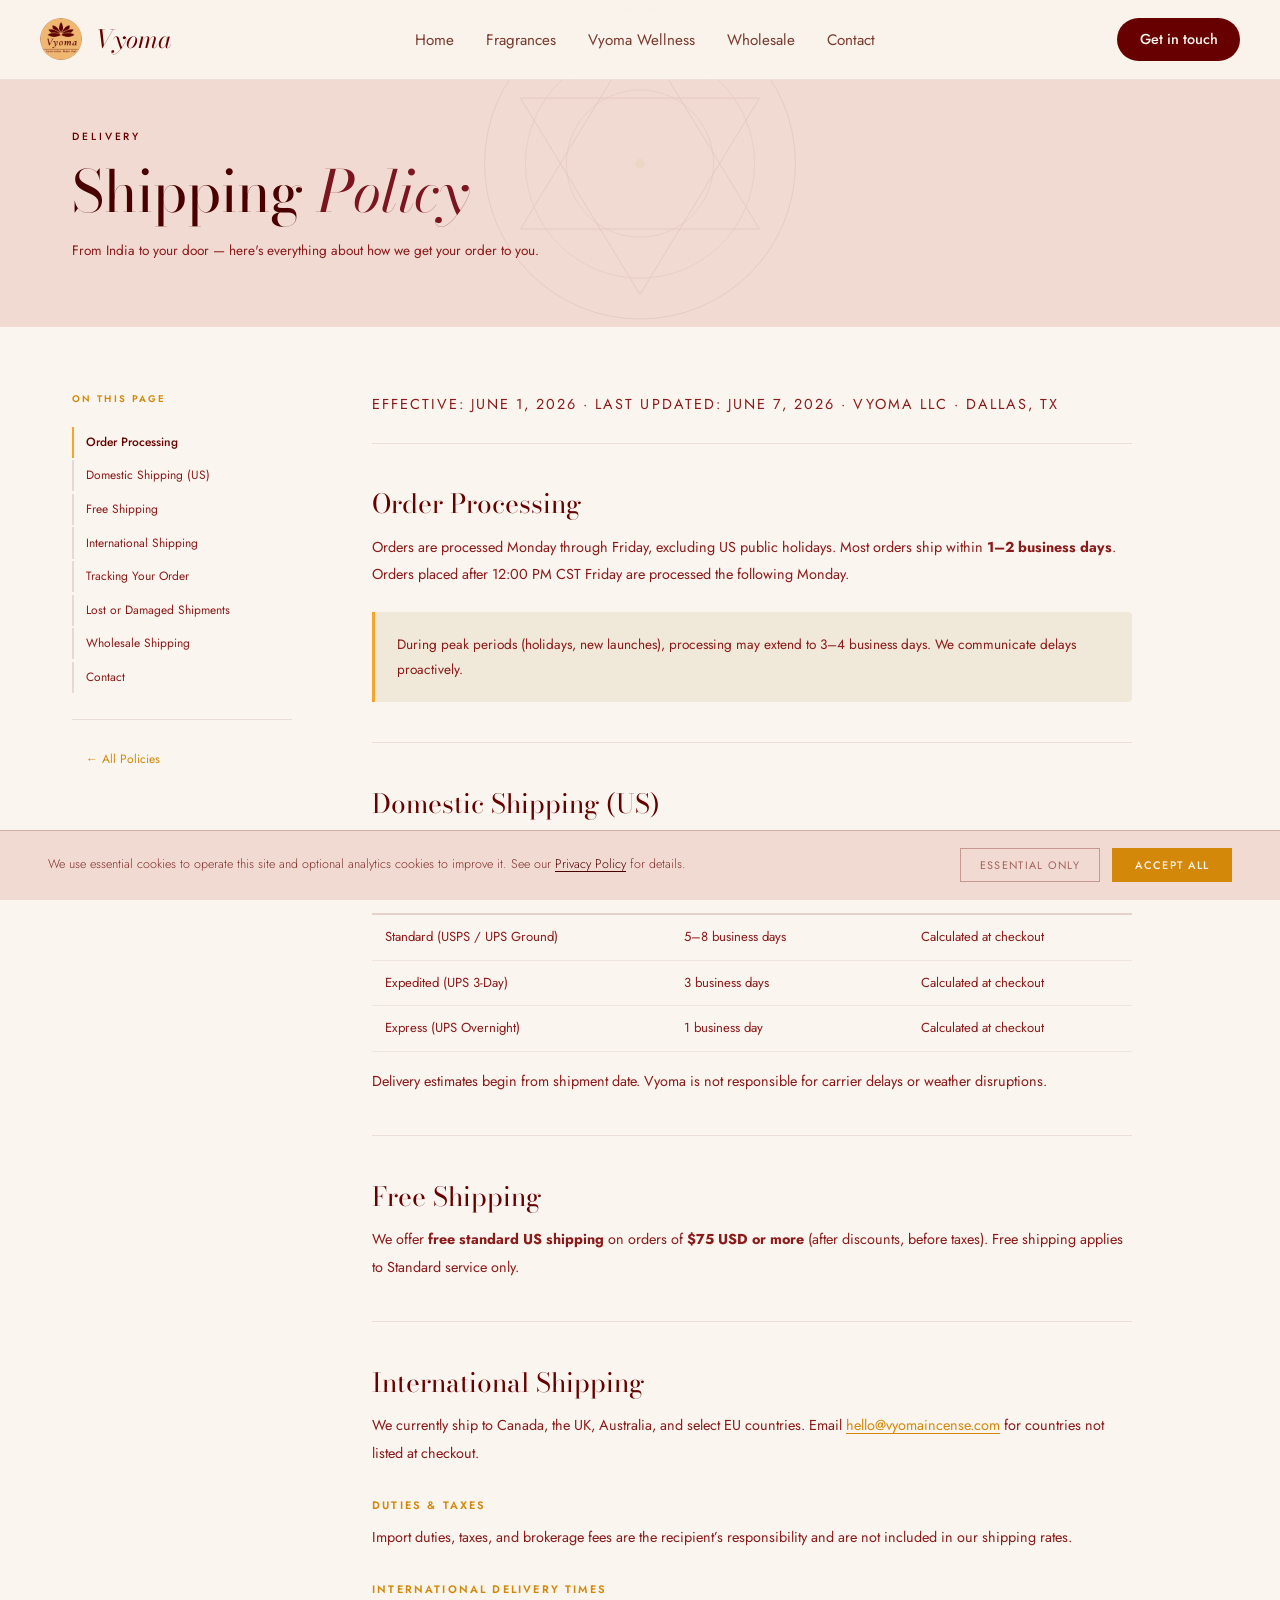
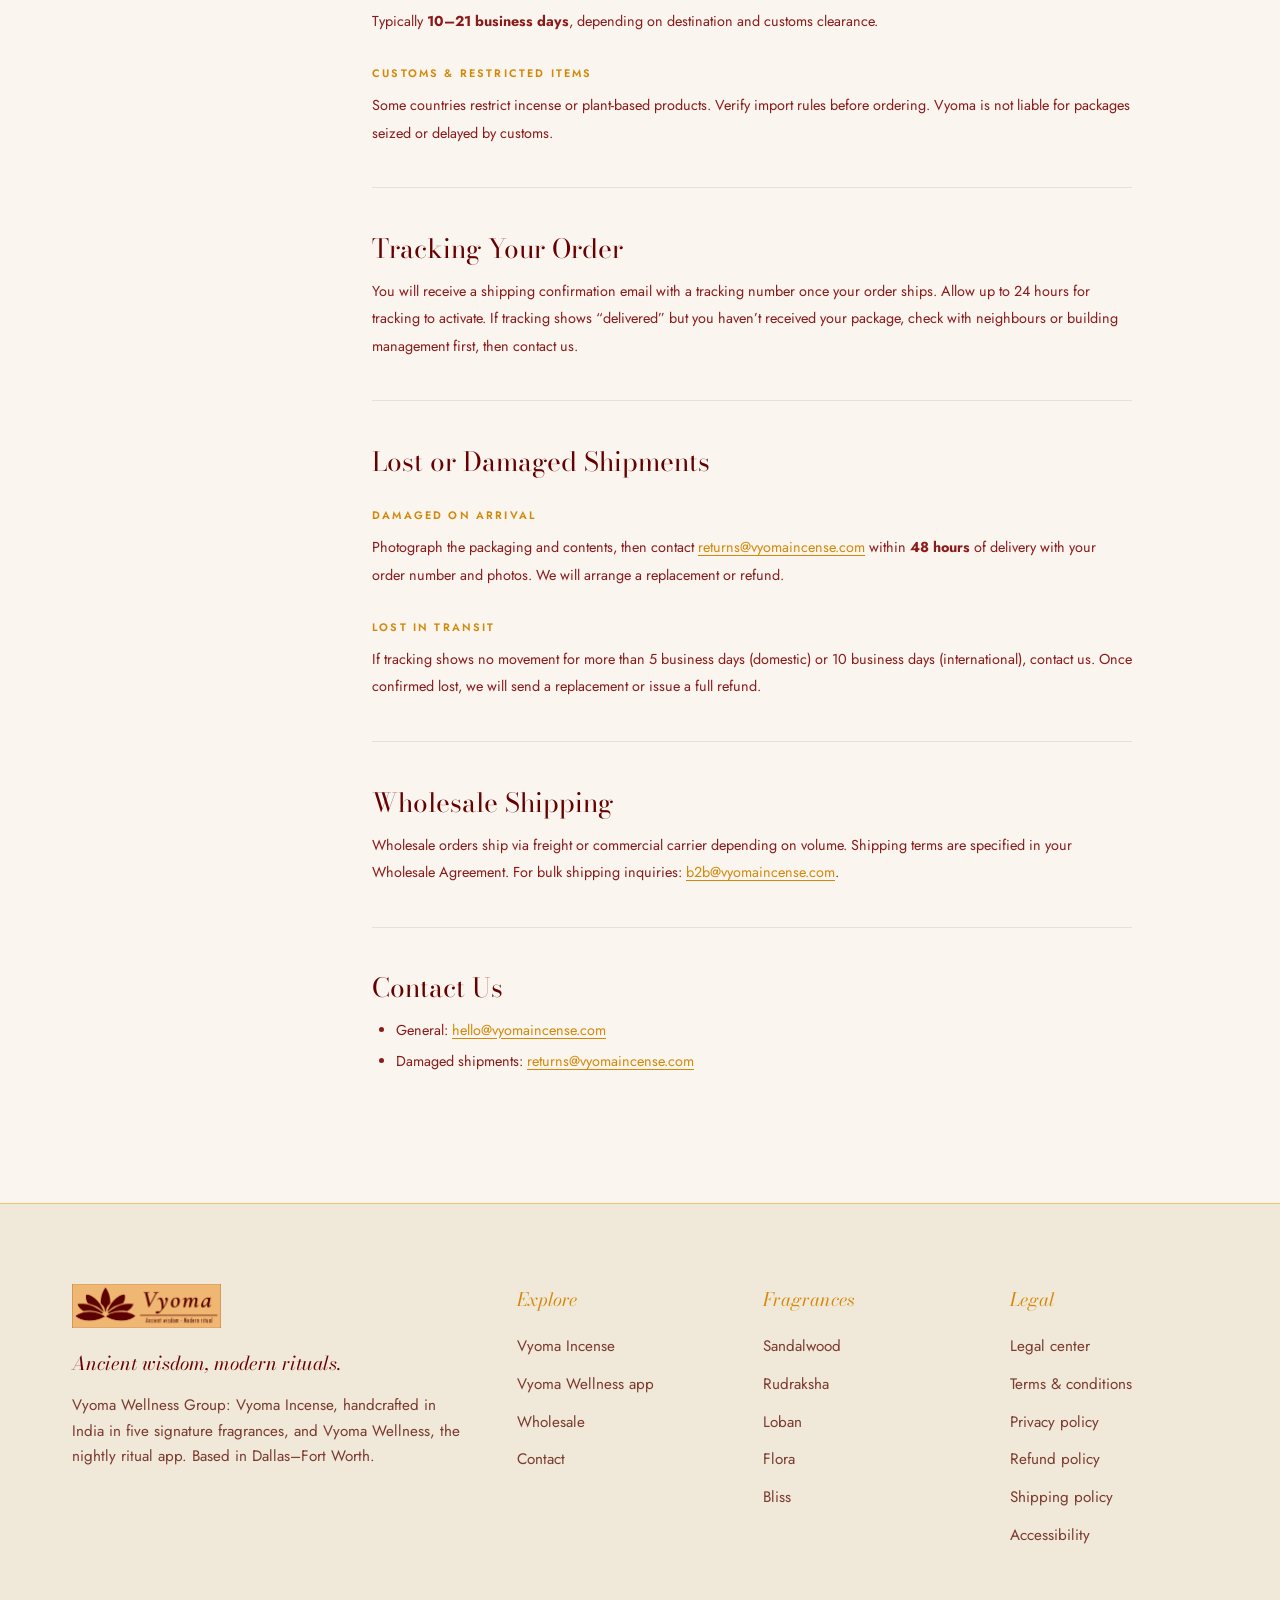
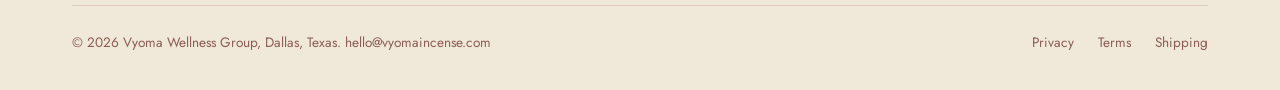
<file: policies/shipping-policy.html>
<!DOCTYPE html>
<html lang="en">
<head>
<meta charset="UTF-8">
<meta name="viewport" content="width=device-width, initial-scale=1.0">
<meta name="description" content="Vyoma Shipping Policy — delivery timelines, free shipping threshold, international orders, and more.">
<meta name="robots" content="index, follow">
<link rel="canonical" href="https://vyomaincense.com/policies/shipping-policy">
<meta property="og:title" content="Shipping Policy | Vyoma">
<meta property="og:description" content="Vyoma Shipping Policy — delivery timelines, free shipping threshold, international orders, and more.">
<meta property="og:type" content="website">
<meta property="og:url" content="https://vyomaincense.com/policies/shipping-policy">
<meta property="og:site_name" content="Vyoma">
<meta name="twitter:card" content="summary_large_image">
<meta name="twitter:site" content="@vyomaincense">
<meta name="twitter:title" content="Shipping Policy | Vyoma">
<meta name="twitter:description" content="Vyoma Shipping Policy — delivery timelines, free shipping threshold, international orders, and more.">
<title>Shipping Policy &mdash; Vyoma</title>
<link rel="preconnect" href="https://fonts.googleapis.com">
<link rel="preconnect" href="https://fonts.gstatic.com" crossorigin>
<link href="https://fonts.googleapis.com/css2?family=Bodoni+Moda:ital,opsz,wght@0,6..96,400;0,6..96,500;1,6..96,400;1,6..96,500&family=Jost:wght@300;400;500&display=swap" rel="stylesheet">
<link rel="stylesheet" href="../shared.css?v=20260928b">
<style>
.policy-hero { background: var(--blush); padding: 8rem 0 4rem; position: relative; overflow: hidden; }
.policy-hero__geo { position:absolute;inset:0;display:flex;align-items:center;justify-content:center;pointer-events:none;opacity:.1; }
.policy-hero__eyebrow { font-family:var(--ff-sans);font-size:.65rem;letter-spacing:.28em;text-transform:uppercase;color:var(--crimson);margin-bottom:.9rem;font-weight:500; }
.policy-hero__title { font-family:var(--ff-serif);font-size:clamp(2.2rem,4.5vw,3.8rem);font-weight:300;color:var(--crimson-dk);line-height:1.1; }
.policy-hero__title em { font-style:italic;color:var(--maroon); }
.policy-hero__sub { font-size:.85rem;color:var(--crimson-lt);margin-top:1rem;max-width:520px;line-height:1.75; }
.policy-layout { display:grid;grid-template-columns:220px 1fr;gap:5rem;padding:4rem 0 7rem;align-items:start; }
.policy-toc { position:sticky;top:90px; }
.policy-toc__label { font-size:.6rem;letter-spacing:.22em;text-transform:uppercase;color:var(--saffron-dk);font-weight:600;margin-bottom:1.2rem; }
.policy-toc__list { list-style:none;display:flex;flex-direction:column;gap:.15rem; }
.policy-toc__list a { display:block;font-size:.75rem;color:var(--crimson-lt);padding:.45rem .75rem;border-left:2px solid rgba(103,0,0,.12);transition:all .25s;line-height:1.4;text-decoration:none; }
.policy-toc__list a:hover { color:var(--crimson);border-left-color:var(--saffron-dk); }
.policy-toc__list a.toc-active { color:var(--crimson);border-left-color:var(--saffron);font-weight:500; }
.policy-content { max-width:760px; }
.policy-meta { font-size:.7rem;letter-spacing:.14em;text-transform:uppercase;color:var(--crimson-lt);margin-bottom:2.5rem;padding-bottom:1.5rem;border-bottom:1px solid rgba(103,0,0,.1); }
.policy-content h2 { font-family:var(--ff-serif);font-size:1.65rem;font-weight:300;color:var(--crimson);margin:2.8rem 0 .85rem;line-height:1.2; }
.policy-content h3 { font-family:var(--ff-sans);font-size:.68rem;letter-spacing:.2em;text-transform:uppercase;color:var(--saffron-dk);margin:1.8rem 0 .6rem;font-weight:600; }
.policy-content p { font-size:.9rem;color:var(--crimson-lt);line-height:1.9;margin-bottom:1rem; }
.policy-content ul, .policy-content ol { padding-left:1.5rem;margin-bottom:1rem; }
.policy-content li { font-size:.9rem;color:var(--crimson-lt);line-height:1.8;margin-bottom:.35rem; }
.policy-content a { color:var(--saffron-dk);text-decoration:underline;text-underline-offset:3px; }
.policy-content a:hover { color:var(--crimson); }
.policy-content hr { border:none;border-top:1px solid rgba(103,0,0,.1);margin:2.5rem 0; }
.policy-content table { width:100%;border-collapse:collapse;font-size:.82rem;margin:1rem 0; }
.policy-content th { text-align:left;padding:.6rem .8rem;font-size:.62rem;letter-spacing:.15em;text-transform:uppercase;color:var(--saffron-dk);border-bottom:2px solid rgba(103,0,0,.15); }
.policy-content td { padding:.7rem .8rem;color:var(--crimson-lt);border-bottom:1px solid rgba(103,0,0,.07); }
.callout { background:var(--ivory-dk);border-left:3px solid var(--saffron);padding:1.2rem 1.4rem;border-radius:0 4px 4px 0;margin:1.5rem 0; }
.callout p { margin-bottom:0;font-size:.85rem; }
@media (max-width:900px) { .policy-layout { grid-template-columns:1fr; } .policy-toc { display:none; } }
@media (max-width:768px) { .policy-hero { padding:7rem 0 3rem; } }
</style>
</head>
<body>
<!-- COOKIE CONSENT BANNER -->
<div id="vyoma-cookie-banner" style="position:fixed;bottom:0;left:0;right:0;z-index:9999;background:var(--blush);border-top:1px solid rgba(103,0,0,.2);padding:1.1rem 3rem;display:flex;align-items:center;justify-content:space-between;flex-wrap:wrap;gap:1rem;font-family:var(--ff-sans);font-size:.78rem;font-weight:300;color:rgba(103,0,0,.8);line-height:1.6;" role="dialog" aria-label="Cookie consent">
  <span>We use essential cookies to operate this site and optional analytics cookies to improve it. See our <a href="privacy-policy.html#cookies" style="color:var(--crimson-dk);text-decoration:underline;text-underline-offset:3px;">Privacy Policy</a> for details.</span>
  <div style="display:flex;gap:.75rem;flex-shrink:0;">
    <button onclick="vyomaCookieDecline()" style="font-family:var(--ff-sans);font-size:.68rem;font-weight:400;letter-spacing:.12em;text-transform:uppercase;background:transparent;border:.5px solid rgba(103,0,0,.3);color:rgba(103,0,0,.55);padding:.5rem 1.2rem;cursor:pointer;transition:border-color .25s,color .25s;" onmouseover="this.style.borderColor='rgba(103,0,0,.6)';this.style.color='rgba(103,0,0,.9)'" onmouseout="this.style.borderColor='rgba(103,0,0,.3)';this.style.color='rgba(103,0,0,.55)'">Essential only</button>
    <button onclick="vyomaCookieAccept()" style="font-family:var(--ff-sans);font-size:.68rem;font-weight:500;letter-spacing:.12em;text-transform:uppercase;background:var(--saffron-dk);border:none;color:var(--ivory);padding:.5rem 1.4rem;cursor:pointer;transition:background .25s;" onmouseover="this.style.background='var(--saffron)'" onmouseout="this.style.background='var(--saffron-dk)'">Accept all</button>
  </div>
</div>
<script>
(function(){
  var b=document.getElementById('vyoma-cookie-banner');
  if(localStorage.getItem('vyoma_cookie_consent')){b.style.display='none';}
  window.vyomaCookieAccept=function(){localStorage.setItem('vyoma_cookie_consent','all');b.style.transform='translateY(110%)';setTimeout(function(){b.style.display='none';},420);};
  window.vyomaCookieDecline=function(){localStorage.setItem('vyoma_cookie_consent','essential');b.style.transform='translateY(110%)';setTimeout(function(){b.style.display='none';},420);};
})();
</script>
<!-- END COOKIE CONSENT -->
<nav class="nav" id="nav">
  <a href="../index.html" class="nav__logo">
    <img src="../assets/logo-circle-crimson.png" alt="Vyoma" width="42" height="42">
    <span class="nav__brand">Vyoma</span>
  </a>
  <ul class="nav__links">
    <li><a href="../index.html">Home</a></li>
    <li><a href="../fragrances.html">Fragrances</a></li>
    <li><a href="../wellness.html">Vyoma Wellness</a></li>
    <li><a href="../wholesale.html">Wholesale</a></li>
    <li><a href="../contact.html">Contact</a></li>
  </ul>
  <a href="../contact.html" class="nav__cta">Get in touch</a>
  <button class="nav__hamburger" id="hamburger" aria-label="Open menu" aria-expanded="false"><span></span><span></span><span></span></button>
</nav>
<div class="nav__mobile" id="mobileMenu">
  <a href="../index.html">Home</a>
  <a href="../fragrances.html">Fragrances</a>
  <a href="../wellness.html">Vyoma Wellness</a>
  <a href="../wholesale.html">Wholesale</a>
  <a href="../contact.html">Contact</a>
  <a href="../policies/index.html">Legal</a>
</div>
<main>
<div class="policy-hero">
  <div class="policy-hero__geo"><svg viewBox="0 0 400 400" xmlns="http://www.w3.org/2000/svg" style="width:100%;height:100%;"><circle cx="200" cy="200" r="190" fill="none" stroke="#670000" stroke-width=".8"/><circle cx="200" cy="200" r="140" fill="none" stroke="#670000" stroke-width=".6"/><circle cx="200" cy="200" r="90" fill="none" stroke="#670000" stroke-width=".6"/><polygon points="200,40 346,280 54,280" fill="none" stroke="#670000" stroke-width=".8"/><polygon points="200,360 54,120 346,120" fill="none" stroke="#670000" stroke-width=".8"/><circle cx="200" cy="200" r="6" fill="#D4880A" opacity=".5"/></svg></div>
  <div class="container" style="position:relative;z-index:2;">
    <p class="policy-hero__eyebrow">Delivery</p>
    <h1 class="policy-hero__title">Shipping <em>Policy</em></h1>
    <p class="policy-hero__sub">From India to your door &mdash; here's everything about how we get your order to you.</p>
  </div>
</div>
<div class="container">
  <div class="policy-layout">
    <aside class="policy-toc">
  <p class="policy-toc__label">On this page</p>
  <ul class="policy-toc__list">
    <li><a href="#processing">Order Processing</a></li>
    <li><a href="#domestic">Domestic Shipping (US)</a></li>
    <li><a href="#free-shipping">Free Shipping</a></li>
    <li><a href="#international">International Shipping</a></li>
    <li><a href="#tracking">Tracking Your Order</a></li>
    <li><a href="#lost-damaged">Lost or Damaged Shipments</a></li>
    <li><a href="#wholesale-shipping">Wholesale Shipping</a></li>
    <li><a href="#contact-shipping">Contact</a></li>
    <li style="margin-top:1.5rem;padding-top:1.5rem;border-top:1px solid rgba(103,0,0,.1);"><a href="index.html" style="color:var(--saffron-dk);border-left-color:transparent;">&larr; All Policies</a></li>
  </ul>
</aside>
    <article class="policy-content">
      <p class="policy-meta">Effective: June 1, 2026 &middot; Last updated: June 7, 2026 &middot; Vyoma LLC &middot; Dallas, TX</p>
      <section id="processing"><h2>Order Processing</h2>
      <p>Orders are processed Monday through Friday, excluding US public holidays. Most orders ship within <strong>1&ndash;2 business days</strong>. Orders placed after 12:00 PM CST Friday are processed the following Monday.</p>
      <div class="callout"><p>During peak periods (holidays, new launches), processing may extend to 3&ndash;4 business days. We communicate delays proactively.</p></div></section>
      <hr>
      <section id="domestic"><h2>Domestic Shipping (US)</h2>
      <p>We ship to all 50 US states, Washington D.C., and US territories (Puerto Rico, USVI, Guam).</p>
      <table>
        <thead><tr><th>Service</th><th>Estimated Delivery</th><th>Cost</th></tr></thead>
        <tbody>
          <tr><td>Standard (USPS / UPS Ground)</td><td>5&ndash;8 business days</td><td>Calculated at checkout</td></tr>
          <tr><td>Expedited (UPS 3-Day)</td><td>3 business days</td><td>Calculated at checkout</td></tr>
          <tr><td>Express (UPS Overnight)</td><td>1 business day</td><td>Calculated at checkout</td></tr>
        </tbody>
      </table>
      <p>Delivery estimates begin from shipment date. Vyoma is not responsible for carrier delays or weather disruptions.</p></section>
      <hr>
      <section id="free-shipping"><h2>Free Shipping</h2>
      <p>We offer <strong>free standard US shipping</strong> on orders of <strong>$75 USD or more</strong> (after discounts, before taxes). Free shipping applies to Standard service only.</p></section>
      <hr>
      <section id="international"><h2>International Shipping</h2>
      <p>We currently ship to Canada, the UK, Australia, and select EU countries. Email <a href="mailto:hello@vyomaincense.com">hello@vyomaincense.com</a> for countries not listed at checkout.</p>
      <h3>Duties &amp; Taxes</h3>
      <p>Import duties, taxes, and brokerage fees are the recipient&rsquo;s responsibility and are not included in our shipping rates.</p>
      <h3>International Delivery Times</h3>
      <p>Typically <strong>10&ndash;21 business days</strong>, depending on destination and customs clearance.</p>
      <h3>Customs &amp; Restricted Items</h3>
      <p>Some countries restrict incense or plant-based products. Verify import rules before ordering. Vyoma is not liable for packages seized or delayed by customs.</p></section>
      <hr>
      <section id="tracking"><h2>Tracking Your Order</h2>
      <p>You will receive a shipping confirmation email with a tracking number once your order ships. Allow up to 24 hours for tracking to activate. If tracking shows &ldquo;delivered&rdquo; but you haven&rsquo;t received your package, check with neighbours or building management first, then contact us.</p></section>
      <hr>
      <section id="lost-damaged"><h2>Lost or Damaged Shipments</h2>
      <h3>Damaged on Arrival</h3>
      <p>Photograph the packaging and contents, then contact <a href="mailto:returns@vyomaincense.com">returns@vyomaincense.com</a> within <strong>48 hours</strong> of delivery with your order number and photos. We will arrange a replacement or refund.</p>
      <h3>Lost in Transit</h3>
      <p>If tracking shows no movement for more than 5 business days (domestic) or 10 business days (international), contact us. Once confirmed lost, we will send a replacement or issue a full refund.</p></section>
      <hr>
      <section id="wholesale-shipping"><h2>Wholesale Shipping</h2>
      <p>Wholesale orders ship via freight or commercial carrier depending on volume. Shipping terms are specified in your Wholesale Agreement. For bulk shipping inquiries: <a href="mailto:b2b@vyomaincense.com">b2b@vyomaincense.com</a>.</p></section>
      <hr>
      <section id="contact-shipping"><h2>Contact Us</h2>
      <ul>
        <li>General: <a href="mailto:hello@vyomaincense.com">hello@vyomaincense.com</a></li>
        <li>Damaged shipments: <a href="mailto:returns@vyomaincense.com">returns@vyomaincense.com</a></li>
      </ul></section>
    </article>
  </div>
</div>
</main>
<footer class="footer">
  <div class="container">
    <div class="footer__grid">
      <div class="footer__brand">
        <div class="footer__brand-logo"><img src="../assets/logo-header-cream-crimson.png" alt="Vyoma"></div>
        <p class="footer__tagline">Ancient wisdom, modern rituals.</p>
        <p class="footer__desc">Vyoma Wellness Group: Vyoma Incense, handcrafted in India in five signature fragrances, and Vyoma Wellness, the nightly ritual app. Based in Dallas&ndash;Fort Worth.</p>
      </div>
      <div class="footer__col">
        <h4>Explore</h4>
        <ul>
          <li><a href="../fragrances.html">Vyoma Incense</a></li>
          <li><a href="../wellness.html">Vyoma Wellness app</a></li>
          <li><a href="../wholesale.html">Wholesale</a></li>
          <li><a href="../contact.html">Contact</a></li>
        </ul>
      </div>
      <div class="footer__col">
        <h4>Fragrances</h4>
        <ul>
          <li><a href="../fragrances.html#sandalwood">Sandalwood</a></li>
          <li><a href="../fragrances.html#rudraksha">Rudraksha</a></li>
          <li><a href="../fragrances.html#loban">Loban</a></li>
          <li><a href="../fragrances.html#flora">Flora</a></li>
          <li><a href="../fragrances.html#bliss">Bliss</a></li>
        </ul>
      </div>
      <div class="footer__col">
        <h4>Legal</h4>
        <ul>
          <li><a href="../policies/index.html">Legal center</a></li>
          <li><a href="../policies/terms-and-conditions.html">Terms &amp; conditions</a></li>
          <li><a href="../policies/privacy-policy.html">Privacy policy</a></li>
          <li><a href="../policies/refund-policy.html">Refund policy</a></li>
          <li><a href="../policies/shipping-policy.html">Shipping policy</a></li>
          <li><a href="../policies/accessibility.html">Accessibility</a></li>
        </ul>
      </div>
    </div>
    <div class="footer__bottom">
      <p class="footer__copy">&copy; 2026 Vyoma Wellness Group, Dallas, Texas. <a href="mailto:hello@vyomaincense.com">hello@vyomaincense.com</a></p>
      <div class="footer__legal">
        <a href="../policies/privacy-policy.html">Privacy</a>
        <a href="../policies/terms-and-conditions.html">Terms</a>
        <a href="../policies/shipping-policy.html">Shipping</a>
      </div>
    </div>
  </div>
</footer>
<script>
const nav=document.getElementById('nav');
window.addEventListener('scroll',()=>nav.classList.toggle('scrolled',scrollY>40),{passive:true});
document.getElementById('hamburger').addEventListener('click',()=>document.getElementById('mobileMenu').classList.toggle('open'));
const obs=new IntersectionObserver(e=>e.forEach(x=>x.isIntersecting&&x.target.classList.add('visible')),{threshold:.12});
document.querySelectorAll('.reveal').forEach(el=>obs.observe(el));
(function(){
  var links=[].slice.call(document.querySelectorAll('.policy-toc__list a[href^="#"]'));
  if(!links.length)return;
  var ids=links.map(function(a){return a.getAttribute('href').slice(1);});
  var sections=ids.map(function(id){return document.getElementById(id);}).filter(Boolean);
  function update(){
    var y=window.scrollY+120;
    var active=sections[0];
    sections.forEach(function(s){if(s&&s.offsetTop<=y)active=s;});
    links.forEach(function(a){
      var isActive=active&&a.getAttribute('href')==='#'+active.id;
      a.classList.toggle('toc-active',!!isActive);
    });
  }
  window.addEventListener('scroll',update,{passive:true});
  update();
})();
</script>
</body>
</html>
</file>
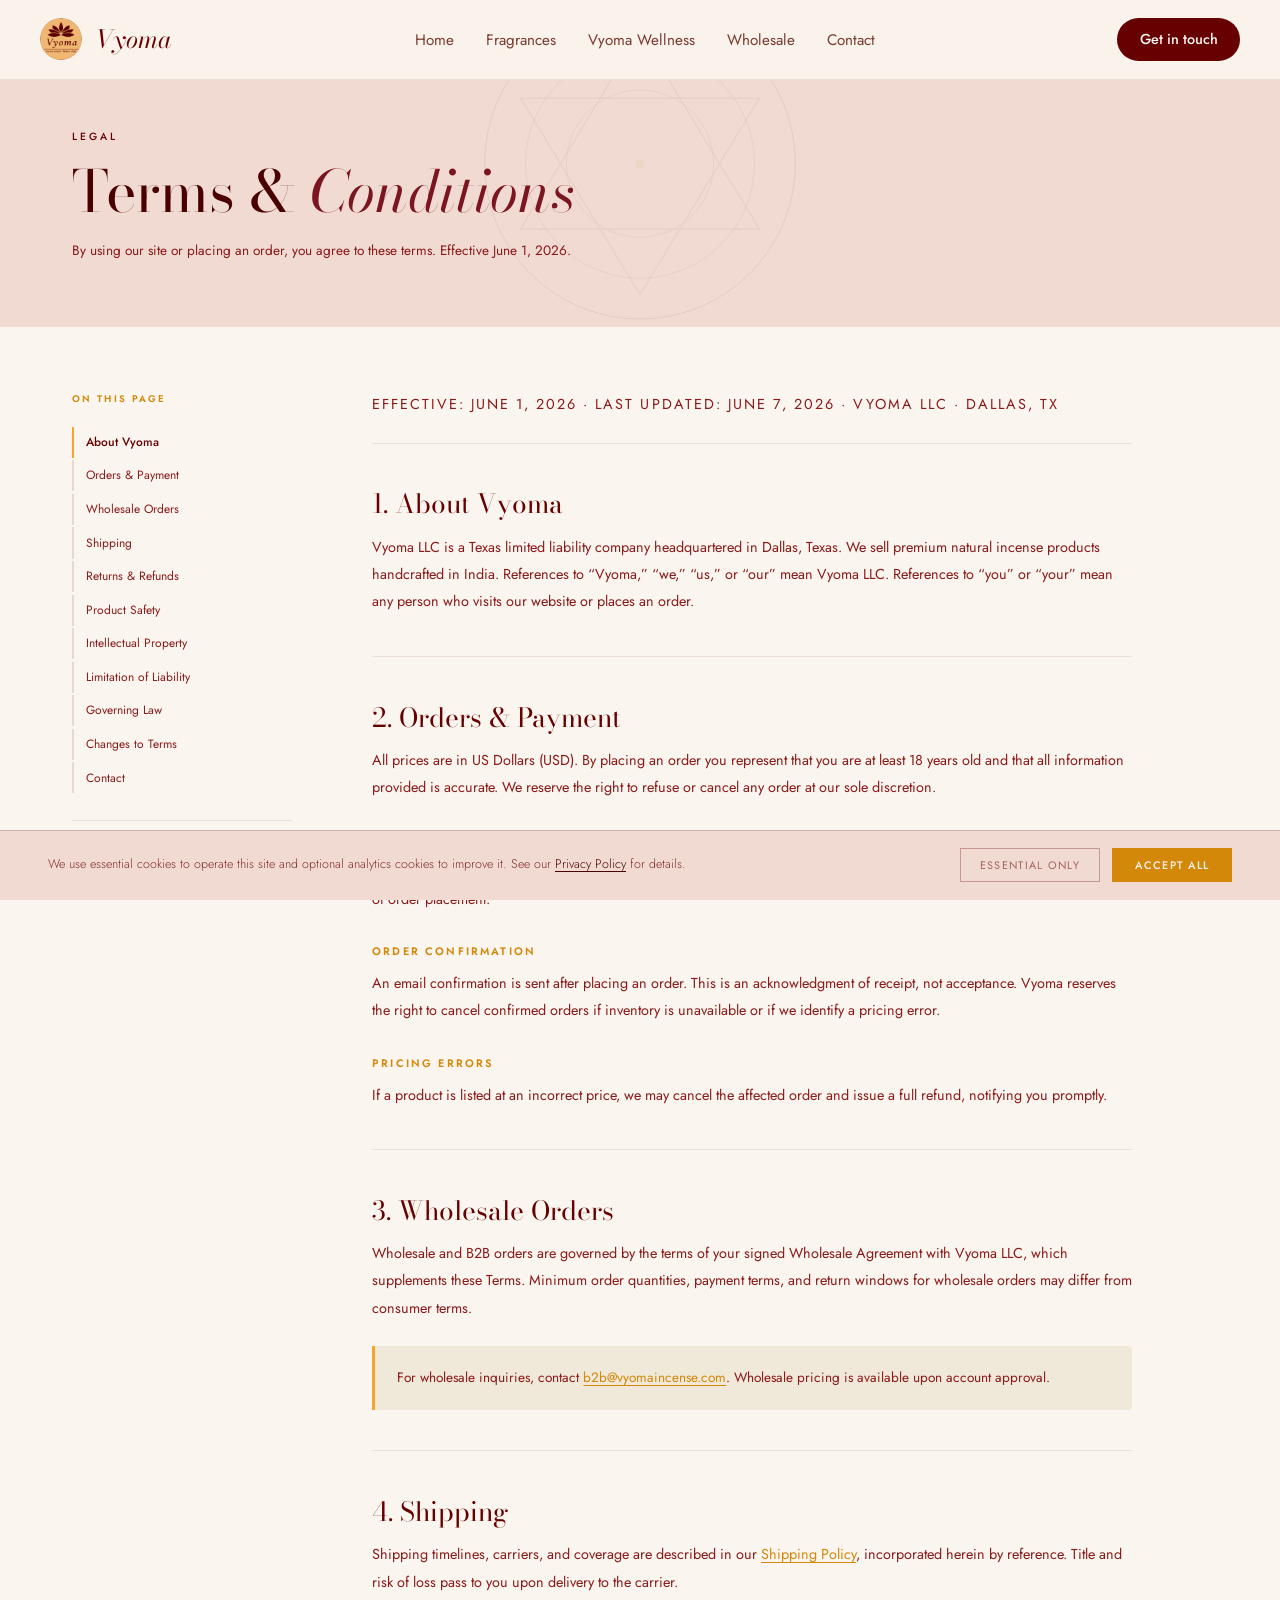
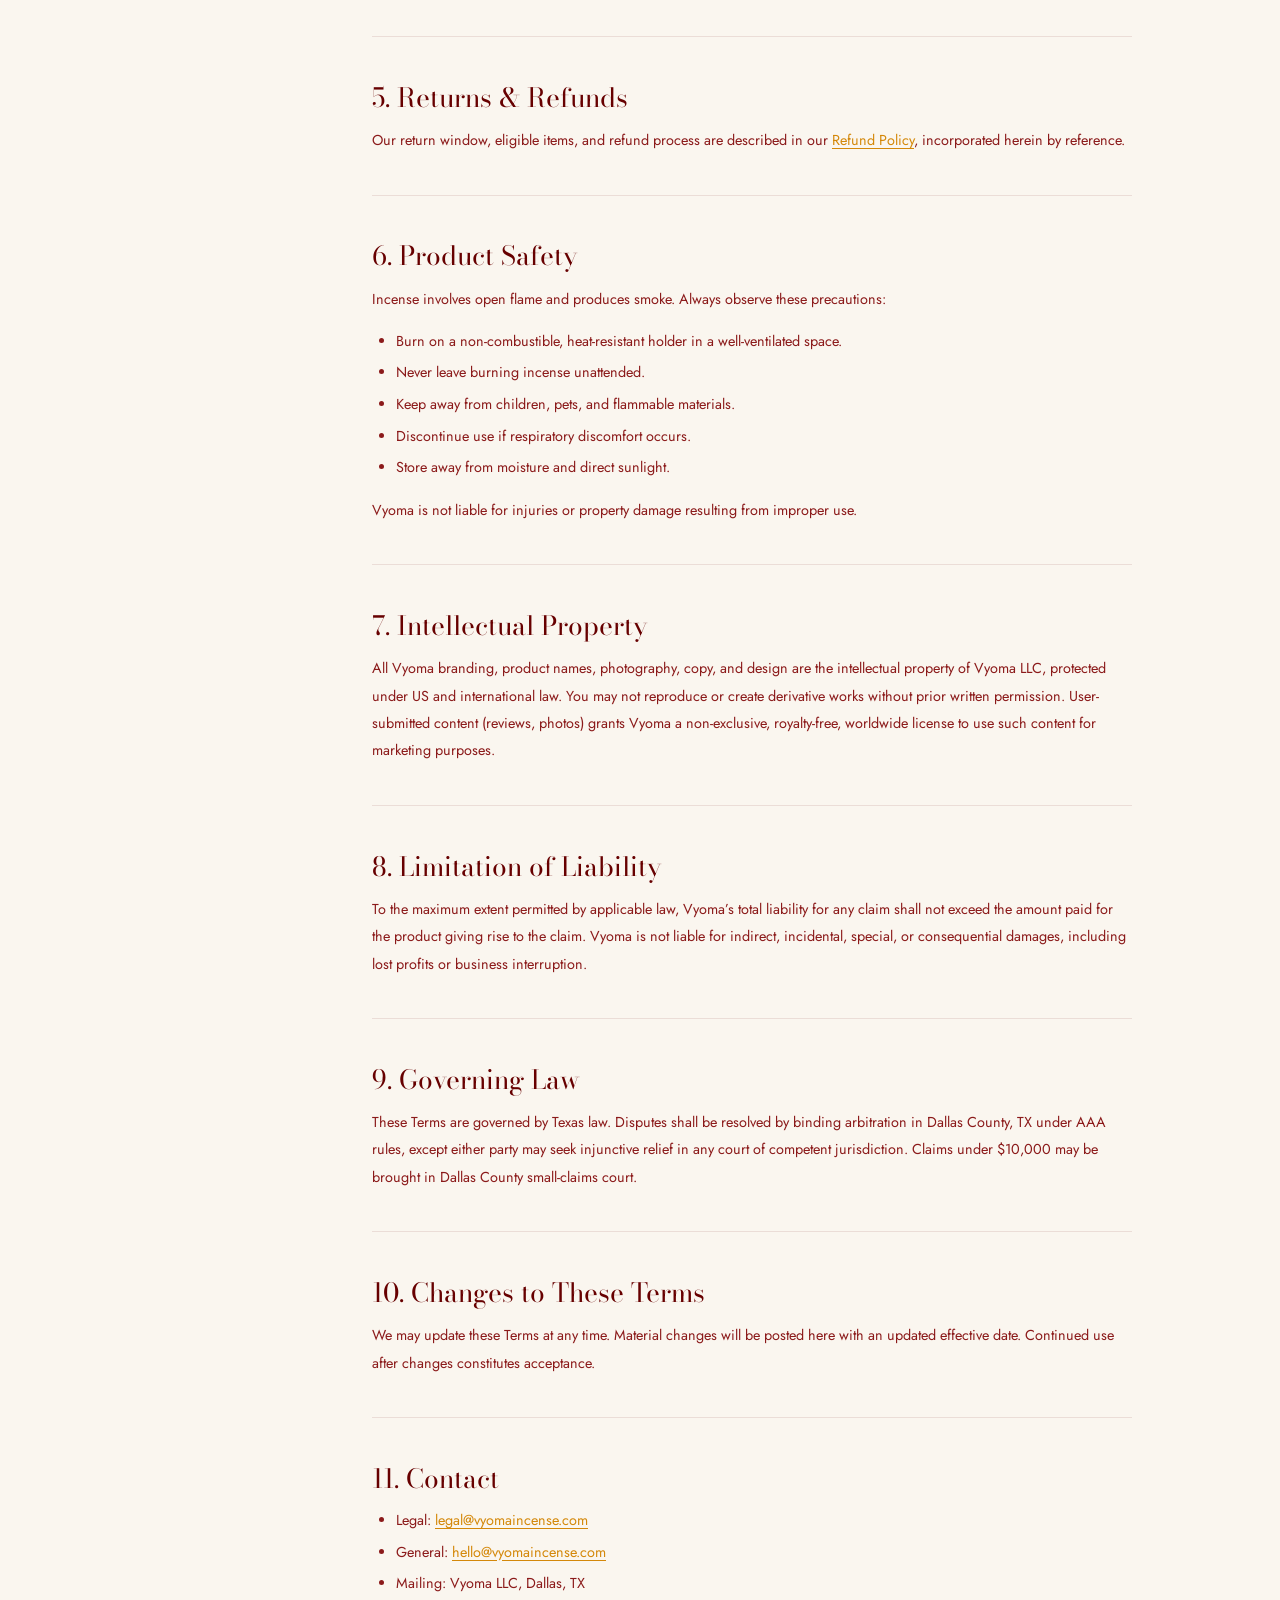
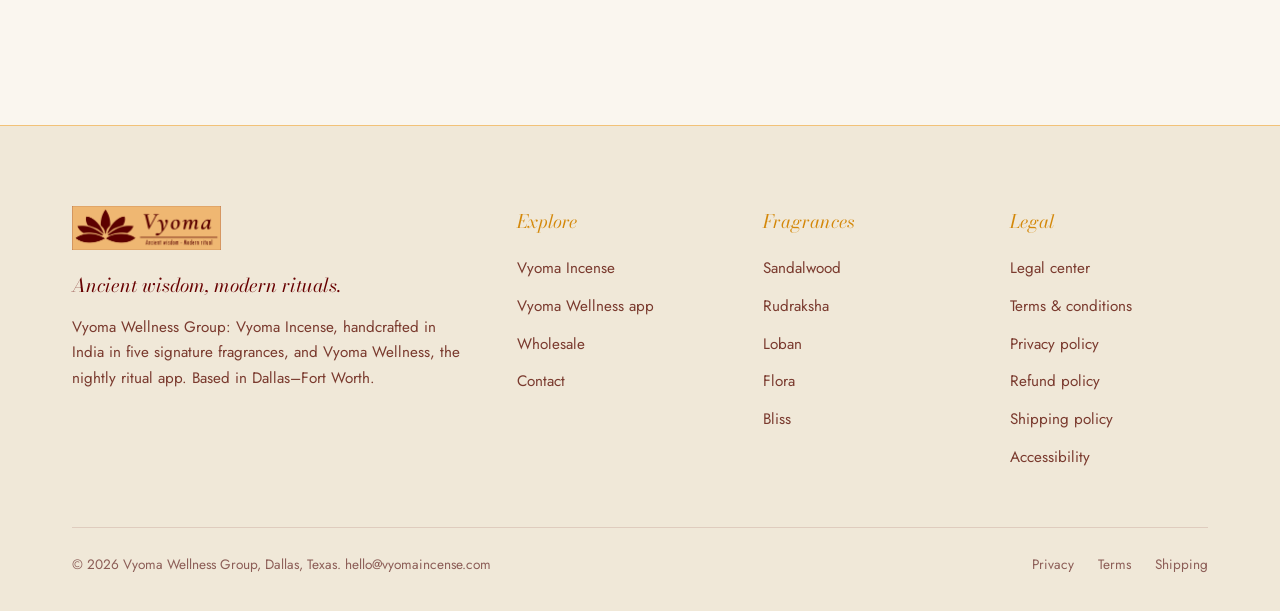
<file: policies/terms-and-conditions.html>
<!DOCTYPE html>
<html lang="en">
<head>
<meta charset="UTF-8">
<meta name="viewport" content="width=device-width, initial-scale=1.0">
<meta name="description" content="Vyoma LLC Terms & Conditions — governing the use of our website and purchase of Vyoma products.">
<meta name="robots" content="index, follow">
<link rel="canonical" href="https://vyomaincense.com/policies/terms-and-conditions">
<meta property="og:title" content="Terms & Conditions | Vyoma">
<meta property="og:description" content="Vyoma LLC Terms & Conditions — governing the use of our website and purchase of Vyoma products.">
<meta property="og:type" content="website">
<meta property="og:url" content="https://vyomaincense.com/policies/terms-and-conditions">
<meta property="og:site_name" content="Vyoma">
<meta name="twitter:card" content="summary_large_image">
<meta name="twitter:site" content="@vyomaincense">
<meta name="twitter:title" content="Terms & Conditions | Vyoma">
<meta name="twitter:description" content="Vyoma LLC Terms & Conditions — governing the use of our website and purchase of Vyoma products.">
<title>Terms & Conditions &mdash; Vyoma</title>
<link rel="preconnect" href="https://fonts.googleapis.com">
<link rel="preconnect" href="https://fonts.gstatic.com" crossorigin>
<link href="https://fonts.googleapis.com/css2?family=Bodoni+Moda:ital,opsz,wght@0,6..96,400;0,6..96,500;1,6..96,400;1,6..96,500&family=Jost:wght@300;400;500&display=swap" rel="stylesheet">
<link rel="stylesheet" href="../shared.css?v=20260928b">
<style>
.policy-hero { background: var(--blush); padding: 8rem 0 4rem; position: relative; overflow: hidden; }
.policy-hero__geo { position:absolute;inset:0;display:flex;align-items:center;justify-content:center;pointer-events:none;opacity:.1; }
.policy-hero__eyebrow { font-family:var(--ff-sans);font-size:.65rem;letter-spacing:.28em;text-transform:uppercase;color:var(--crimson);margin-bottom:.9rem;font-weight:500; }
.policy-hero__title { font-family:var(--ff-serif);font-size:clamp(2.2rem,4.5vw,3.8rem);font-weight:300;color:var(--crimson-dk);line-height:1.1; }
.policy-hero__title em { font-style:italic;color:var(--maroon); }
.policy-hero__sub { font-size:.85rem;color:var(--crimson-lt);margin-top:1rem;max-width:520px;line-height:1.75; }
.policy-layout { display:grid;grid-template-columns:220px 1fr;gap:5rem;padding:4rem 0 7rem;align-items:start; }
.policy-toc { position:sticky;top:90px; }
.policy-toc__label { font-size:.6rem;letter-spacing:.22em;text-transform:uppercase;color:var(--saffron-dk);font-weight:600;margin-bottom:1.2rem; }
.policy-toc__list { list-style:none;display:flex;flex-direction:column;gap:.15rem; }
.policy-toc__list a { display:block;font-size:.75rem;color:var(--crimson-lt);padding:.45rem .75rem;border-left:2px solid rgba(103,0,0,.12);transition:all .25s;line-height:1.4;text-decoration:none; }
.policy-toc__list a:hover { color:var(--crimson);border-left-color:var(--saffron-dk); }
.policy-toc__list a.toc-active { color:var(--crimson);border-left-color:var(--saffron);font-weight:500; }
.policy-content { max-width:760px; }
.policy-meta { font-size:.7rem;letter-spacing:.14em;text-transform:uppercase;color:var(--crimson-lt);margin-bottom:2.5rem;padding-bottom:1.5rem;border-bottom:1px solid rgba(103,0,0,.1); }
.policy-content h2 { font-family:var(--ff-serif);font-size:1.65rem;font-weight:300;color:var(--crimson);margin:2.8rem 0 .85rem;line-height:1.2; }
.policy-content h3 { font-family:var(--ff-sans);font-size:.68rem;letter-spacing:.2em;text-transform:uppercase;color:var(--saffron-dk);margin:1.8rem 0 .6rem;font-weight:600; }
.policy-content p { font-size:.9rem;color:var(--crimson-lt);line-height:1.9;margin-bottom:1rem; }
.policy-content ul, .policy-content ol { padding-left:1.5rem;margin-bottom:1rem; }
.policy-content li { font-size:.9rem;color:var(--crimson-lt);line-height:1.8;margin-bottom:.35rem; }
.policy-content a { color:var(--saffron-dk);text-decoration:underline;text-underline-offset:3px; }
.policy-content a:hover { color:var(--crimson); }
.policy-content hr { border:none;border-top:1px solid rgba(103,0,0,.1);margin:2.5rem 0; }
.policy-content table { width:100%;border-collapse:collapse;font-size:.82rem;margin:1rem 0; }
.policy-content th { text-align:left;padding:.6rem .8rem;font-size:.62rem;letter-spacing:.15em;text-transform:uppercase;color:var(--saffron-dk);border-bottom:2px solid rgba(103,0,0,.15); }
.policy-content td { padding:.7rem .8rem;color:var(--crimson-lt);border-bottom:1px solid rgba(103,0,0,.07); }
.callout { background:var(--ivory-dk);border-left:3px solid var(--saffron);padding:1.2rem 1.4rem;border-radius:0 4px 4px 0;margin:1.5rem 0; }
.callout p { margin-bottom:0;font-size:.85rem; }
@media (max-width:900px) { .policy-layout { grid-template-columns:1fr; } .policy-toc { display:none; } }
@media (max-width:768px) { .policy-hero { padding:7rem 0 3rem; } }
</style>
</head>
<body>
<!-- COOKIE CONSENT BANNER -->
<div id="vyoma-cookie-banner" style="position:fixed;bottom:0;left:0;right:0;z-index:9999;background:var(--blush);border-top:1px solid rgba(103,0,0,.2);padding:1.1rem 3rem;display:flex;align-items:center;justify-content:space-between;flex-wrap:wrap;gap:1rem;font-family:var(--ff-sans);font-size:.78rem;font-weight:300;color:rgba(103,0,0,.8);line-height:1.6;" role="dialog" aria-label="Cookie consent">
  <span>We use essential cookies to operate this site and optional analytics cookies to improve it. See our <a href="privacy-policy.html#cookies" style="color:var(--crimson-dk);text-decoration:underline;text-underline-offset:3px;">Privacy Policy</a> for details.</span>
  <div style="display:flex;gap:.75rem;flex-shrink:0;">
    <button onclick="vyomaCookieDecline()" style="font-family:var(--ff-sans);font-size:.68rem;font-weight:400;letter-spacing:.12em;text-transform:uppercase;background:transparent;border:.5px solid rgba(103,0,0,.3);color:rgba(103,0,0,.55);padding:.5rem 1.2rem;cursor:pointer;transition:border-color .25s,color .25s;" onmouseover="this.style.borderColor='rgba(103,0,0,.6)';this.style.color='rgba(103,0,0,.9)'" onmouseout="this.style.borderColor='rgba(103,0,0,.3)';this.style.color='rgba(103,0,0,.55)'">Essential only</button>
    <button onclick="vyomaCookieAccept()" style="font-family:var(--ff-sans);font-size:.68rem;font-weight:500;letter-spacing:.12em;text-transform:uppercase;background:var(--saffron-dk);border:none;color:var(--ivory);padding:.5rem 1.4rem;cursor:pointer;transition:background .25s;" onmouseover="this.style.background='var(--saffron)'" onmouseout="this.style.background='var(--saffron-dk)'">Accept all</button>
  </div>
</div>
<script>
(function(){
  var b=document.getElementById('vyoma-cookie-banner');
  if(localStorage.getItem('vyoma_cookie_consent')){b.style.display='none';}
  window.vyomaCookieAccept=function(){localStorage.setItem('vyoma_cookie_consent','all');b.style.transform='translateY(110%)';setTimeout(function(){b.style.display='none';},420);};
  window.vyomaCookieDecline=function(){localStorage.setItem('vyoma_cookie_consent','essential');b.style.transform='translateY(110%)';setTimeout(function(){b.style.display='none';},420);};
})();
</script>
<!-- END COOKIE CONSENT -->
<nav class="nav" id="nav">
  <a href="../index.html" class="nav__logo">
    <img src="../assets/logo-circle-crimson.png" alt="Vyoma" width="42" height="42">
    <span class="nav__brand">Vyoma</span>
  </a>
  <ul class="nav__links">
    <li><a href="../index.html">Home</a></li>
    <li><a href="../fragrances.html">Fragrances</a></li>
    <li><a href="../wellness.html">Vyoma Wellness</a></li>
    <li><a href="../wholesale.html">Wholesale</a></li>
    <li><a href="../contact.html">Contact</a></li>
  </ul>
  <a href="../contact.html" class="nav__cta">Get in touch</a>
  <button class="nav__hamburger" id="hamburger" aria-label="Open menu" aria-expanded="false"><span></span><span></span><span></span></button>
</nav>
<div class="nav__mobile" id="mobileMenu">
  <a href="../index.html">Home</a>
  <a href="../fragrances.html">Fragrances</a>
  <a href="../wellness.html">Vyoma Wellness</a>
  <a href="../wholesale.html">Wholesale</a>
  <a href="../contact.html">Contact</a>
  <a href="../policies/index.html">Legal</a>
</div>
<main>
<div class="policy-hero">
  <div class="policy-hero__geo"><svg viewBox="0 0 400 400" xmlns="http://www.w3.org/2000/svg" style="width:100%;height:100%;"><circle cx="200" cy="200" r="190" fill="none" stroke="#670000" stroke-width=".8"/><circle cx="200" cy="200" r="140" fill="none" stroke="#670000" stroke-width=".6"/><circle cx="200" cy="200" r="90" fill="none" stroke="#670000" stroke-width=".6"/><polygon points="200,40 346,280 54,280" fill="none" stroke="#670000" stroke-width=".8"/><polygon points="200,360 54,120 346,120" fill="none" stroke="#670000" stroke-width=".8"/><circle cx="200" cy="200" r="6" fill="#D4880A" opacity=".5"/></svg></div>
  <div class="container" style="position:relative;z-index:2;">
    <p class="policy-hero__eyebrow">Legal</p>
    <h1 class="policy-hero__title">Terms &amp; <em>Conditions</em></h1>
    <p class="policy-hero__sub">By using our site or placing an order, you agree to these terms. Effective June 1, 2026.</p>
  </div>
</div>
<div class="container">
  <div class="policy-layout">
    <aside class="policy-toc">
  <p class="policy-toc__label">On this page</p>
  <ul class="policy-toc__list">
    <li><a href="#about">About Vyoma</a></li>
    <li><a href="#orders">Orders & Payment</a></li>
    <li><a href="#wholesale">Wholesale Orders</a></li>
    <li><a href="#shipping-ref">Shipping</a></li>
    <li><a href="#returns-ref">Returns & Refunds</a></li>
    <li><a href="#safety">Product Safety</a></li>
    <li><a href="#ip">Intellectual Property</a></li>
    <li><a href="#liability">Limitation of Liability</a></li>
    <li><a href="#governing">Governing Law</a></li>
    <li><a href="#changes">Changes to Terms</a></li>
    <li><a href="#contact-legal">Contact</a></li>
    <li style="margin-top:1.5rem;padding-top:1.5rem;border-top:1px solid rgba(103,0,0,.1);"><a href="index.html" style="color:var(--saffron-dk);border-left-color:transparent;">&larr; All Policies</a></li>
  </ul>
</aside>
    <article class="policy-content">
      <p class="policy-meta">Effective: June 1, 2026 &middot; Last updated: June 7, 2026 &middot; Vyoma LLC &middot; Dallas, TX</p>
      <section id="about"><h2>1. About Vyoma</h2>
      <p>Vyoma LLC is a Texas limited liability company headquartered in Dallas, Texas. We sell premium natural incense products handcrafted in India. References to &ldquo;Vyoma,&rdquo; &ldquo;we,&rdquo; &ldquo;us,&rdquo; or &ldquo;our&rdquo; mean Vyoma LLC. References to &ldquo;you&rdquo; or &ldquo;your&rdquo; mean any person who visits our website or places an order.</p></section>
      <hr>
      <section id="orders"><h2>2. Orders &amp; Payment</h2>
      <p>All prices are in US Dollars (USD). By placing an order you represent that you are at least 18 years old and that all information provided is accurate. We reserve the right to refuse or cancel any order at our sole discretion.</p>
      <h3>Payment Methods</h3><p>We accept major credit and debit cards and other payment methods displayed at checkout. Payment is processed at the time of order placement.</p>
      <h3>Order Confirmation</h3><p>An email confirmation is sent after placing an order. This is an acknowledgment of receipt, not acceptance. Vyoma reserves the right to cancel confirmed orders if inventory is unavailable or if we identify a pricing error.</p>
      <h3>Pricing Errors</h3><p>If a product is listed at an incorrect price, we may cancel the affected order and issue a full refund, notifying you promptly.</p></section>
      <hr>
      <section id="wholesale"><h2>3. Wholesale Orders</h2>
      <p>Wholesale and B2B orders are governed by the terms of your signed Wholesale Agreement with Vyoma LLC, which supplements these Terms. Minimum order quantities, payment terms, and return windows for wholesale orders may differ from consumer terms.</p>
      <div class="callout"><p>For wholesale inquiries, contact <a href="mailto:b2b@vyomaincense.com">b2b@vyomaincense.com</a>. Wholesale pricing is available upon account approval.</p></div></section>
      <hr>
      <section id="shipping-ref"><h2>4. Shipping</h2>
      <p>Shipping timelines, carriers, and coverage are described in our <a href="shipping-policy.html">Shipping Policy</a>, incorporated herein by reference. Title and risk of loss pass to you upon delivery to the carrier.</p></section>
      <hr>
      <section id="returns-ref"><h2>5. Returns &amp; Refunds</h2>
      <p>Our return window, eligible items, and refund process are described in our <a href="refund-policy.html">Refund Policy</a>, incorporated herein by reference.</p></section>
      <hr>
      <section id="safety"><h2>6. Product Safety</h2>
      <p>Incense involves open flame and produces smoke. Always observe these precautions:</p>
      <ul>
        <li>Burn on a non-combustible, heat-resistant holder in a well-ventilated space.</li>
        <li>Never leave burning incense unattended.</li>
        <li>Keep away from children, pets, and flammable materials.</li>
        <li>Discontinue use if respiratory discomfort occurs.</li>
        <li>Store away from moisture and direct sunlight.</li>
      </ul>
      <p>Vyoma is not liable for injuries or property damage resulting from improper use.</p></section>
      <hr>
      <section id="ip"><h2>7. Intellectual Property</h2>
      <p>All Vyoma branding, product names, photography, copy, and design are the intellectual property of Vyoma LLC, protected under US and international law. You may not reproduce or create derivative works without prior written permission. User-submitted content (reviews, photos) grants Vyoma a non-exclusive, royalty-free, worldwide license to use such content for marketing purposes.</p></section>
      <hr>
      <section id="liability"><h2>8. Limitation of Liability</h2>
      <p>To the maximum extent permitted by applicable law, Vyoma&rsquo;s total liability for any claim shall not exceed the amount paid for the product giving rise to the claim. Vyoma is not liable for indirect, incidental, special, or consequential damages, including lost profits or business interruption.</p></section>
      <hr>
      <section id="governing"><h2>9. Governing Law</h2>
      <p>These Terms are governed by Texas law. Disputes shall be resolved by binding arbitration in Dallas County, TX under AAA rules, except either party may seek injunctive relief in any court of competent jurisdiction. Claims under $10,000 may be brought in Dallas County small-claims court.</p></section>
      <hr>
      <section id="changes"><h2>10. Changes to These Terms</h2>
      <p>We may update these Terms at any time. Material changes will be posted here with an updated effective date. Continued use after changes constitutes acceptance.</p></section>
      <hr>
      <section id="contact-legal"><h2>11. Contact</h2>
      <ul>
        <li>Legal: <a href="mailto:legal@vyomaincense.com">legal@vyomaincense.com</a></li>
        <li>General: <a href="mailto:hello@vyomaincense.com">hello@vyomaincense.com</a></li>
        <li>Mailing: Vyoma LLC, Dallas, TX</li>
      </ul></section>
    </article>
  </div>
</div>
</main>
<footer class="footer">
  <div class="container">
    <div class="footer__grid">
      <div class="footer__brand">
        <div class="footer__brand-logo"><img src="../assets/logo-header-cream-crimson.png" alt="Vyoma"></div>
        <p class="footer__tagline">Ancient wisdom, modern rituals.</p>
        <p class="footer__desc">Vyoma Wellness Group: Vyoma Incense, handcrafted in India in five signature fragrances, and Vyoma Wellness, the nightly ritual app. Based in Dallas&ndash;Fort Worth.</p>
      </div>
      <div class="footer__col">
        <h4>Explore</h4>
        <ul>
          <li><a href="../fragrances.html">Vyoma Incense</a></li>
          <li><a href="../wellness.html">Vyoma Wellness app</a></li>
          <li><a href="../wholesale.html">Wholesale</a></li>
          <li><a href="../contact.html">Contact</a></li>
        </ul>
      </div>
      <div class="footer__col">
        <h4>Fragrances</h4>
        <ul>
          <li><a href="../fragrances.html#sandalwood">Sandalwood</a></li>
          <li><a href="../fragrances.html#rudraksha">Rudraksha</a></li>
          <li><a href="../fragrances.html#loban">Loban</a></li>
          <li><a href="../fragrances.html#flora">Flora</a></li>
          <li><a href="../fragrances.html#bliss">Bliss</a></li>
        </ul>
      </div>
      <div class="footer__col">
        <h4>Legal</h4>
        <ul>
          <li><a href="../policies/index.html">Legal center</a></li>
          <li><a href="../policies/terms-and-conditions.html">Terms &amp; conditions</a></li>
          <li><a href="../policies/privacy-policy.html">Privacy policy</a></li>
          <li><a href="../policies/refund-policy.html">Refund policy</a></li>
          <li><a href="../policies/shipping-policy.html">Shipping policy</a></li>
          <li><a href="../policies/accessibility.html">Accessibility</a></li>
        </ul>
      </div>
    </div>
    <div class="footer__bottom">
      <p class="footer__copy">&copy; 2026 Vyoma Wellness Group, Dallas, Texas. <a href="mailto:hello@vyomaincense.com">hello@vyomaincense.com</a></p>
      <div class="footer__legal">
        <a href="../policies/privacy-policy.html">Privacy</a>
        <a href="../policies/terms-and-conditions.html">Terms</a>
        <a href="../policies/shipping-policy.html">Shipping</a>
      </div>
    </div>
  </div>
</footer>
<script>
const nav=document.getElementById('nav');
window.addEventListener('scroll',()=>nav.classList.toggle('scrolled',scrollY>40),{passive:true});
document.getElementById('hamburger').addEventListener('click',()=>document.getElementById('mobileMenu').classList.toggle('open'));
const obs=new IntersectionObserver(e=>e.forEach(x=>x.isIntersecting&&x.target.classList.add('visible')),{threshold:.12});
document.querySelectorAll('.reveal').forEach(el=>obs.observe(el));
(function(){
  var links=[].slice.call(document.querySelectorAll('.policy-toc__list a[href^="#"]'));
  if(!links.length)return;
  var ids=links.map(function(a){return a.getAttribute('href').slice(1);});
  var sections=ids.map(function(id){return document.getElementById(id);}).filter(Boolean);
  function update(){
    var y=window.scrollY+120;
    var active=sections[0];
    sections.forEach(function(s){if(s&&s.offsetTop<=y)active=s;});
    links.forEach(function(a){
      var isActive=active&&a.getAttribute('href')==='#'+active.id;
      a.classList.toggle('toc-active',!!isActive);
    });
  }
  window.addEventListener('scroll',update,{passive:true});
  update();
})();
</script>
</body>
</html>
</file>
<file: shared.css>
/* ========================================================
   VYOMA — Shared Stylesheet v4 (2026-09 luxury redesign)
   Palette (unchanged): Crimson #670000 · Saffron #F5A52A · Ivory #FAF6EF · Blush #F0DAD1
   Type: Bodoni Moda (display) + Jost (text)
   Signature motif: the jharokha arch; one motion moment (hero incense smoke)
   ======================================================== */

*, *::before, *::after { box-sizing: border-box; margin: 0; padding: 0; }

:root {
  --saffron:    #F5A52A;
  --saffron-lt: #FBD07A;
  --saffron-dk: #D4880A;
  --crimson:    #670000;
  --crimson-lt: #8B1A1A;
  --crimson-dk: #4A0000;
  --maroon:     #7B1520;
  --ivory:      #FAF6EF;
  --ivory-dk:   #F0E8D8;
  --blush:      #F0DAD1;
  --blush-dk:   #E0BCAE;
  --smoke:      #C8B99A;
  --ff-serif:   'Bodoni Moda', 'Didot', Georgia, serif;
  --ff-sans:    'Jost', 'Futura', 'Avenir Next', sans-serif;
  --ease:       0.3s ease;
  --gold-line:  rgba(245,165,42,.55);
  --ink:        var(--crimson-dk);
  --ink-soft:   #7a3a2e;
  --wrap:       1200px;
}

html  { scroll-behavior: smooth; }
body  { font-family: var(--ff-sans); font-weight: 400; font-size: 1.0625rem; background: var(--ivory); color: var(--ink); line-height: 1.7; overflow-x: hidden; -webkit-font-smoothing: antialiased; }
img, svg { max-width: 100%; display: block; }
a     { text-decoration: none; color: inherit; }
:focus-visible { outline: 2px solid var(--saffron-dk); outline-offset: 3px; }
::selection { background: var(--saffron-lt); color: var(--crimson-dk); }

/* ── Type ── */
.display, h1.display { font-family: var(--ff-serif); font-weight: 400; font-size: clamp(2.8rem, 5.6vw, 5.4rem); line-height: .98; letter-spacing: -.02em; color: var(--crimson-dk); }
.display span { display: block; font-style: italic; color: var(--crimson); }
.h2 { font-family: var(--ff-serif); font-weight: 400; font-size: clamp(2.1rem, 4.2vw, 3.4rem); line-height: 1.05; letter-spacing: -.015em; color: var(--crimson-dk); }
.h3 { font-family: var(--ff-serif); font-weight: 500; font-size: 1.55rem; line-height: 1.15; color: var(--crimson-dk); }
.lede { font-size: 1.15rem; line-height: 1.75; color: var(--ink-soft); max-width: 34em; }
.body { color: var(--ink-soft); max-width: 36em; }
.body + .body { margin-top: 1rem; }
.kicker { font-family: var(--ff-serif); font-style: italic; font-size: 1.15rem; color: var(--saffron-dk); margin-bottom: .6rem; }
.fine { font-size: .85rem; color: rgba(74,0,0,.62); line-height: 1.6; }
.center { text-align: center; }
.center .lede, .center .body, .center .fine { margin-left: auto; margin-right: auto; }

/* ── Layout ── */
.container { max-width: var(--wrap); margin: 0 auto; padding: 0 2rem; }
.section { padding: 7rem 0; }
.section--tight { padding: 4.5rem 0; }
.section--ivory-dk { background: var(--ivory-dk); }
.section--blush { background: var(--blush); }
.section--crimson { background: radial-gradient(120% 90% at 50% 0%, var(--crimson) 0%, var(--crimson-dk) 70%); color: var(--ivory); }
.section--crimson .h2, .section--crimson .h3 { color: var(--ivory); }
.section--crimson .lede, .section--crimson .body { color: rgba(250,246,239,.82); }
.section--crimson .kicker { color: var(--saffron-lt); }
.section--saffron { background: linear-gradient(135deg, var(--saffron-lt) 0%, var(--saffron) 55%, var(--saffron-dk) 100%); }
.section--saffron .lede, .section--saffron .body { color: var(--crimson-dk); }
.head { margin-bottom: 3.5rem; }
.head.center { max-width: 44rem; margin-left: auto; margin-right: auto; }
.head .lede { margin-top: 1.1rem; }
.split { display: grid; grid-template-columns: 1fr 1fr; gap: 5rem; align-items: center; }
.split--wide-left { grid-template-columns: 1.15fr .85fr; }
.grid { display: grid; gap: 2rem; }
.grid--2 { grid-template-columns: repeat(2, 1fr); }
.grid--3 { grid-template-columns: repeat(3, 1fr); }
.grid--5 { grid-template-columns: repeat(5, 1fr); gap: 1.4rem; }

/* ── Buttons ── */
.btn { display: inline-flex; align-items: center; justify-content: center; gap: .6rem; padding: 1rem 2.1rem; border-radius: 999px; font-family: var(--ff-sans); font-size: .95rem; font-weight: 500; letter-spacing: .02em; transition: background var(--ease), color var(--ease), box-shadow var(--ease); cursor: pointer; border: 1px solid transparent; }
.btn--gold    { background: var(--saffron); color: var(--crimson-dk); box-shadow: 0 10px 30px -10px rgba(212,136,10,.7); }
.btn--gold:hover { background: var(--saffron-lt); }
.btn--crimson { background: var(--crimson); color: var(--ivory); }
.btn--crimson:hover { background: var(--maroon); }
.btn--ghost   { background: transparent; color: var(--crimson-dk); border-color: rgba(74,0,0,.35); }
.btn--ghost:hover { border-color: var(--crimson-dk); background: rgba(103,0,0,.05); }
.btn--ghost-light { background: transparent; color: var(--ivory); border-color: rgba(250,246,239,.45); }
.btn--ghost-light:hover { border-color: var(--ivory); }
.btn-row { display: flex; gap: 1rem; flex-wrap: wrap; margin-top: 2.4rem; }
.center .btn-row { justify-content: center; }

/* ── Navigation ── */
.nav { position: fixed; top: 0; left: 0; right: 0; z-index: 100; display: flex; align-items: center; justify-content: space-between; padding: 1.1rem 2.5rem; background: rgba(250,246,239,.9); backdrop-filter: blur(14px); border-bottom: 1px solid rgba(103,0,0,.08); transition: padding var(--ease), box-shadow var(--ease); }
.nav.scrolled { padding: .75rem 2.5rem; box-shadow: 0 6px 30px -12px rgba(74,0,0,.25); }
.nav__logo { display: flex; align-items: center; gap: .8rem; }
.nav__logo img { height: 42px; width: 42px; border-radius: 50%; object-fit: cover; }
.nav__brand { font-family: var(--ff-serif); font-size: 1.55rem; font-style: italic; color: var(--crimson); }
.nav__links { display: flex; gap: 2rem; list-style: none; }
.nav__links a { font-size: .95rem; color: var(--ink-soft); position: relative; padding: .2rem 0; transition: color var(--ease); }
.nav__links a:hover, .nav__links a.active { color: var(--crimson); }
.nav__links a.active::after { content: ""; position: absolute; left: 0; right: 0; bottom: -4px; height: 1px; background: var(--saffron-dk); }
.nav__cta { background: var(--crimson); color: var(--ivory); padding: .6rem 1.4rem; border-radius: 999px; font-size: .9rem; font-weight: 500; transition: background var(--ease); }
.nav__cta:hover { background: var(--maroon); }
.nav__hamburger { display: none; flex-direction: column; gap: 5px; cursor: pointer; background: none; border: none; padding: 6px; }
.nav__hamburger span { display: block; width: 24px; height: 1.5px; background: var(--crimson); }
.nav__mobile { display: none; }
.nav__mobile.open { display: flex; flex-direction: column; position: fixed; top: 66px; left: 0; right: 0; bottom: 0; background: var(--ivory); z-index: 99; align-items: center; justify-content: center; gap: 1.8rem; }
.nav__mobile a { font-size: 1.8rem; font-family: var(--ff-serif); font-style: italic; color: var(--crimson); }

/* ── The arch (signature frame) ── */
.arch { position: relative; border-radius: 999px 999px 6px 6px; overflow: hidden; background: radial-gradient(90% 60% at 50% 38%, var(--crimson-lt) 0%, var(--crimson) 45%, var(--crimson-dk) 100%); color: var(--saffron); box-shadow: 0 30px 60px -30px rgba(74,0,0,.55); isolation: isolate; }
.arch::before { content: ""; position: absolute; inset: 10px; border: 1px solid var(--gold-line); border-radius: 999px 999px 2px 2px; pointer-events: none; z-index: 2; }
.arch::after { content: ""; position: absolute; inset: 0; background: radial-gradient(40% 30% at 50% 30%, rgba(245,165,42,.28), transparent 70%); z-index: 0; }
.arch svg { position: relative; z-index: 1; }

/* ── Hero ── */
.hero { position: relative; min-height: 100vh; display: flex; align-items: center; padding: 8.5rem 0 5rem; background: radial-gradient(70% 60% at 85% 40%, rgba(245,165,42,.22), transparent 60%), linear-gradient(180deg, var(--blush) 0%, var(--ivory) 100%); overflow: hidden; }
.hero__grid { display: grid; grid-template-columns: 1.45fr .75fr; gap: 4rem; align-items: center; width: 100%; }
.hero .lede { margin-top: 1.8rem; }
.hero__notes { margin-top: 3rem; display: flex; flex-wrap: wrap; gap: .4rem 1.6rem; font-family: var(--ff-serif); font-style: italic; font-size: 1.15rem; color: var(--crimson-lt); }
.hero__arch { width: min(400px, 100%); aspect-ratio: 5 / 8; margin-left: auto; }
.hero__arch svg { width: 100%; height: 100%; }

/* incense smoke: the one orchestrated motion */
.smoke path { fill: none; stroke: var(--ivory); stroke-linecap: round; stroke-dasharray: 520; stroke-dashoffset: 520; animation: rise 7s ease-out infinite; }
.smoke path:nth-child(2) { animation-delay: 1.8s; stroke-width: 1.4; opacity: .7; }
.smoke path:nth-child(3) { animation-delay: 3.6s; stroke-width: 1; opacity: .5; }
.ember { animation: glow 3.5s ease-in-out infinite; transform-origin: center; transform-box: fill-box; }
@keyframes rise { 0% { stroke-dashoffset: 520; opacity: 0; } 15% { opacity: .9; } 70% { opacity: .6; } 100% { stroke-dashoffset: 0; opacity: 0; } }
@keyframes glow { 0%,100% { opacity: .75; transform: scale(1); } 50% { opacity: 1; transform: scale(1.18); } }
@media (prefers-reduced-motion: reduce) {
  .smoke path { animation: none; stroke-dashoffset: 0; opacity: .55; }
  .ember { animation: none; }
  html { scroll-behavior: auto; }
}

/* ── Page hero (inner pages) ── */
.page-hero { position: relative; padding: 9.5rem 0 5rem; background: radial-gradient(60% 80% at 90% 20%, rgba(245,165,42,.18), transparent 60%), linear-gradient(180deg, var(--blush) 0%, var(--ivory) 100%); overflow: hidden; }
.page-hero__grid { display: grid; grid-template-columns: 1.3fr .7fr; gap: 4rem; align-items: end; }
.page-hero h1 { font-family: var(--ff-serif); font-weight: 400; font-size: clamp(2.6rem, 5.6vw, 4.8rem); line-height: 1; letter-spacing: -.02em; color: var(--crimson-dk); }
.page-hero .lede { margin-top: 1.4rem; }
.page-hero__arch { width: min(260px, 100%); aspect-ratio: 5 / 7; margin-left: auto; }
.page-hero__arch svg { width: 100%; height: 100%; }

/* ── Fragrance plates ── */
.plate { text-align: center; }
.plate .arch { aspect-ratio: 3 / 4; }
.plate .arch svg { width: 100%; height: 100%; }
.plate__name { font-family: var(--ff-serif); font-style: italic; font-size: 1.6rem; color: var(--crimson-dk); margin-top: 1.1rem; }
.plate__mood { font-size: .9rem; color: var(--saffron-dk); margin-top: .1rem; }
.plate__line { font-family: var(--ff-serif); font-size: 1rem; color: var(--ink-soft); margin-top: .6rem; }
a.plate:hover .arch { box-shadow: 0 30px 60px -24px rgba(212,136,10,.6); }

/* Fragrance profile rows (fragrances page) */
.profile { display: grid; grid-template-columns: 300px 1fr; gap: 4.5rem; align-items: center; padding: 3.5rem 0; border-top: 1px solid rgba(103,0,0,.12); }
.profile:first-of-type { border-top: 0; }
.profile:nth-of-type(even) { grid-template-columns: 1fr 300px; }
.profile:nth-of-type(even) .profile__art { order: 2; }
.profile__art .arch { aspect-ratio: 3 / 4; }
.profile__art svg { width: 100%; height: 100%; }
.profile__name { font-family: var(--ff-serif); font-size: clamp(2.4rem, 4vw, 3.4rem); font-style: italic; color: var(--crimson-dk); line-height: 1; }
.profile__mood { color: var(--saffron-dk); margin-top: .5rem; }
.profile__quote { font-family: var(--ff-serif); font-size: 1.3rem; color: var(--crimson); margin-top: 1.2rem; }
.profile dl { display: grid; grid-template-columns: 8.5rem 1fr; gap: .8rem 1.5rem; margin-top: 1.8rem; }
.profile dt { font-family: var(--ff-serif); font-style: italic; color: var(--saffron-dk); font-size: 1.05rem; }
.profile dd { color: var(--ink-soft); }

/* ── Brand pair (two companies) ── */
.pair { display: grid; grid-template-columns: 1fr 1fr; gap: 0; border-radius: 28px; overflow: hidden; box-shadow: 0 40px 80px -50px rgba(74,0,0,.5); }
.pair__side { padding: 4rem 3.5rem; display: flex; flex-direction: column; }
.pair__side--light { background: var(--ivory-dk); }
.pair__side--dark { background: radial-gradient(100% 80% at 80% 10%, var(--crimson-lt), var(--crimson-dk) 70%); color: var(--ivory); }
.pair__side--dark .h3, .pair__side--dark .h2 { color: var(--ivory); }
.pair__side--dark .body { color: rgba(250,246,239,.82); }
.pair__side--dark .kicker { color: var(--saffron-lt); }
.pair__art { margin: 2.2rem 0; display: flex; justify-content: center; }
.pair__side .btn-row { margin-top: auto; padding-top: 2rem; }
.tag { display: inline-block; align-self: flex-start; font-size: .82rem; padding: .3rem .9rem; border-radius: 999px; background: rgba(245,165,42,.2); color: var(--saffron-dk); margin-bottom: 1.2rem; }
.pair__side--dark .tag { background: rgba(245,165,42,.18); color: var(--saffron-lt); }

/* ── Packs ── */
.packs { display: grid; grid-template-columns: repeat(2, 1fr); gap: 2.5rem; max-width: 980px; margin: 0 auto; }
.pack { background: var(--ivory); border-radius: 24px; padding: 3rem 2.6rem 2.6rem; text-align: center; border: 1px solid rgba(103,0,0,.1); position: relative; }
.pack--feature { background: #fff; border-color: var(--gold-line); box-shadow: 0 30px 60px -35px rgba(212,136,10,.55); }
.pack__art { height: 170px; display: flex; align-items: flex-end; justify-content: center; margin-bottom: 1.8rem; }
.pack__art svg { height: 100%; width: auto; }
.pack__name { font-family: var(--ff-serif); font-size: 2rem; color: var(--crimson-dk); }
.pack__price { font-family: var(--ff-serif); font-size: 3.6rem; line-height: 1; color: var(--crimson); margin: .8rem 0 .3rem; }
.pack__unit { font-size: .9rem; color: var(--saffron-dk); }
.pack__ribbon { position: absolute; top: 1.2rem; right: 1.2rem; font-size: .78rem; background: var(--crimson); color: var(--ivory); padding: .3rem .8rem; border-radius: 999px; }
.pack .ticks { text-align: left; margin-top: 1.8rem; }

/* ── Lists ── */
.ticks { list-style: none; display: flex; flex-direction: column; gap: .75rem; }
.ticks li { display: grid; grid-template-columns: 14px 1fr; gap: .9rem; color: var(--ink-soft); line-height: 1.6; }
.ticks li::before { content: ""; width: 8px; height: 8px; margin-top: .6rem; transform: rotate(45deg); background: var(--saffron); }
.section--crimson .ticks li, .pair__side--dark .ticks li { color: rgba(250,246,239,.85); }

/* ── Timeline (real sequences only) ── */
.timeline { display: grid; grid-template-columns: repeat(var(--steps, 4), 1fr); gap: 2rem; position: relative; }
.timeline::before { content: ""; position: absolute; top: 34px; left: 8%; right: 8%; height: 1px; background: var(--gold-line); }
.step { position: relative; text-align: center; }
.step__icon { width: 68px; height: 68px; margin: 0 auto 1.4rem; border-radius: 50%; display: grid; place-items: center; background: var(--crimson-dk); border: 1px solid var(--gold-line); color: var(--saffron); position: relative; z-index: 1; }
.section--crimson .step__icon { background: var(--crimson); }
.step__icon svg { width: 30px; height: 30px; }
.step__when { font-family: var(--ff-serif); font-style: italic; color: var(--saffron-dk); }
.section--crimson .step__when { color: var(--saffron-lt); }
.step__title { font-family: var(--ff-serif); font-size: 1.6rem; color: var(--crimson-dk); margin: .2rem 0 .6rem; }
.section--crimson .step__title { color: var(--ivory); }
.step p { color: var(--ink-soft); font-size: .98rem; max-width: 17em; margin: 0 auto; }
.section--crimson .step p { color: rgba(250,246,239,.78); }
.step--safety .step__icon { background: var(--saffron); color: var(--crimson-dk); }

/* ── Five Cs ── */
.cs { display: grid; grid-template-columns: repeat(5, 1fr); gap: 2rem; }
.cs__item { text-align: center; }
.cs__letter { font-family: var(--ff-serif); font-size: 4.2rem; line-height: 1; color: var(--saffron-dk); }
.cs__word { font-family: var(--ff-serif); font-style: italic; font-size: 1.45rem; color: var(--crimson-dk); margin-top: .3rem; }
.cs__item p { color: var(--ink-soft); font-size: .95rem; margin-top: .4rem; }

/* ── Feature trio ── */
.feature { padding: 2.2rem 0 0; border-top: 1px solid var(--gold-line); }
.feature__icon { width: 44px; height: 44px; color: var(--saffron-dk); margin-bottom: 1.2rem; }
.feature p { color: var(--ink-soft); margin-top: .5rem; }

/* ── Partner list (wholesale) ── */
.partners { display: grid; grid-template-columns: repeat(3, 1fr); gap: 3rem 2.5rem; }
.partner__icon { width: 52px; height: 52px; border-radius: 50%; display: grid; place-items: center; background: var(--blush); color: var(--crimson); margin-bottom: 1.1rem; }
.partner__icon svg { width: 26px; height: 26px; }
.partner p { color: var(--ink-soft); margin-top: .5rem; }

/* ── Spec table ── */
.table-wrap { overflow-x: auto; border-radius: 20px; box-shadow: 0 30px 60px -45px rgba(74,0,0,.6); }
.spec-table { width: 100%; border-collapse: collapse; background: var(--ivory); min-width: 640px; }
.spec-table th { background: var(--crimson); color: var(--ivory); text-align: left; padding: 1.1rem 1.4rem; font-weight: 500; font-size: .95rem; }
.spec-table td { padding: 1.3rem 1.4rem; border-bottom: 1px solid rgba(103,0,0,.08); color: var(--ink-soft); vertical-align: top; }
.spec-table td:first-child { font-family: var(--ff-serif); font-size: 1.3rem; color: var(--crimson-dk); white-space: nowrap; }

/* ── Notice ── */
.notice { background: var(--ivory); border: 1px solid var(--gold-line); border-radius: 20px; padding: 2rem 2.2rem; }
.notice p { color: var(--ink-soft); }
.notice strong { color: var(--crimson-dk); font-weight: 500; }

/* ── App phone mockup ── */
.phone { width: 290px; max-width: 100%; margin: 0 auto; background: #2a0000; border-radius: 44px; padding: 12px; box-shadow: 0 50px 90px -40px rgba(74,0,0,.8), inset 0 0 0 1px rgba(245,165,42,.35); }
.phone__screen { background: radial-gradient(120% 70% at 50% 0%, var(--crimson-lt), var(--crimson-dk) 75%); border-radius: 34px; padding: 2.2rem 1.4rem 1.8rem; min-height: 540px; display: flex; flex-direction: column; align-items: center; text-align: center; color: var(--ivory); }
.phone__notch { width: 90px; height: 6px; border-radius: 6px; background: rgba(250,246,239,.25); margin-bottom: 1.8rem; }
.phone__eyebrow { font-family: var(--ff-serif); font-style: italic; color: var(--saffron-lt); }
.phone__title { font-family: var(--ff-serif); font-size: 1.6rem; margin: .2rem 0 1.6rem; }
.phone__ring { width: 176px; height: 176px; border-radius: 50%; border: 1px solid rgba(245,165,42,.35); position: relative; display: flex; flex-direction: column; align-items: center; justify-content: center; box-shadow: 0 0 60px -10px rgba(245,165,42,.45); }
.phone__ring::before { content: ""; position: absolute; inset: -1px; border-radius: 50%; border: 2px solid transparent; border-top-color: var(--saffron); border-right-color: var(--saffron); transform: rotate(25deg); }
.phone__time { font-family: var(--ff-serif); font-size: 3rem; line-height: 1; }
.phone__label { font-size: .8rem; color: rgba(250,246,239,.7); margin-top: .3rem; }
.phone__cue { margin-top: 1.8rem; font-size: .9rem; color: rgba(250,246,239,.8); line-height: 1.6; }
.phone__pill { margin-top: auto; font-size: .8rem; background: var(--saffron); color: var(--crimson-dk); padding: .6rem 1.1rem; border-radius: 999px; font-weight: 500; }

/* ── Forms ── */
.form { display: flex; flex-direction: column; gap: 1.2rem; margin-top: 2rem; }
.form__row { display: grid; grid-template-columns: 1fr 1fr; gap: 1.2rem; }
.form label { display: block; font-size: .9rem; color: var(--ink-soft); margin-bottom: .4rem; }
.form input, .form select, .form textarea, .inline-form input[type=email] { width: 100%; padding: .95rem 1.1rem; border: 1px solid rgba(103,0,0,.22); border-radius: 14px; background: #fff; font: inherit; font-size: 1rem; color: var(--crimson-dk); outline: none; transition: border-color var(--ease), box-shadow var(--ease); }
.form input:focus, .form select:focus, .form textarea:focus, .inline-form input[type=email]:focus { border-color: var(--saffron-dk); box-shadow: 0 0 0 3px rgba(245,165,42,.25); }
.form textarea { resize: vertical; min-height: 140px; }
.form .btn { align-self: flex-start; }
.inline-form { display: flex; gap: .8rem; flex-wrap: wrap; justify-content: center; margin-top: 2.2rem; }
.inline-form input[type=email] { flex: 1 1 260px; max-width: 380px; border-radius: 999px; }
.form-msg { display: none; margin: 1rem auto 0; max-width: 520px; padding: .9rem 1.1rem; border-radius: 14px; font-size: .95rem; }
.info-card { background: radial-gradient(120% 80% at 90% 0%, var(--crimson-lt), var(--crimson-dk) 70%); color: var(--ivory); border-radius: 26px; padding: 2.8rem; }
.info-card dl { display: grid; gap: 1.3rem; margin-top: 1.4rem; }
.info-card dt { font-family: var(--ff-serif); font-style: italic; color: var(--saffron-lt); }
.info-card dd { color: rgba(250,246,239,.9); }
.info-card a { text-decoration: underline; text-underline-offset: 3px; }
.facts { margin-top: 2rem; background: var(--ivory-dk); border-radius: 26px; padding: 2.4rem 2.6rem; }
.facts .h3 { margin-bottom: 1.2rem; }

/* ── FAQ ── */
.faq details { border-bottom: 1px solid rgba(103,0,0,.14); padding: 1.4rem 0; }
.faq summary { font-family: var(--ff-serif); font-size: 1.3rem; color: var(--crimson-dk); cursor: pointer; list-style: none; display: flex; justify-content: space-between; gap: 1rem; align-items: baseline; }
.faq summary::-webkit-details-marker { display: none; }
.faq summary::after { content: "+"; font-family: var(--ff-sans); font-weight: 300; font-size: 1.6rem; color: var(--saffron-dk); line-height: 1; transition: transform var(--ease); }
.faq details[open] summary::after { transform: rotate(45deg); }
.faq details p { color: var(--ink-soft); margin-top: .8rem; max-width: 40em; }
.faq a { text-decoration: underline; text-underline-offset: 3px; }

/* ── Footer ── */
.footer { background: var(--ivory-dk); color: var(--crimson); padding: 5rem 0 2.2rem; border-top: 1px solid var(--gold-line); }
.footer__grid { display: grid; grid-template-columns: 2fr 1fr 1fr 1fr; gap: 3rem; margin-bottom: 3.5rem; }
.footer__brand { display: flex; flex-direction: column; }
.footer__brand-logo { margin-bottom: 1.2rem; }
.footer__brand-logo img { height: 44px; width: auto; }
.footer__tagline { font-family: var(--ff-serif); font-style: italic; font-size: 1.2rem; color: var(--crimson); margin-bottom: .8rem; }
.footer__desc { font-size: .95rem; color: var(--ink-soft); line-height: 1.7; max-width: 26em; }
.footer__col h4 { font-family: var(--ff-serif); font-style: italic; font-weight: 400; font-size: 1.15rem; color: var(--saffron-dk); margin-bottom: 1rem; }
.footer__col ul { list-style: none; display: flex; flex-direction: column; gap: .55rem; }
.footer__col ul li a { font-size: .95rem; color: var(--ink-soft); transition: color var(--ease); }
.footer__col ul li a:hover { color: var(--crimson); }
.footer__bottom { border-top: 1px solid rgba(103,0,0,.12); padding-top: 1.6rem; display: flex; justify-content: space-between; align-items: center; flex-wrap: wrap; gap: 1rem; }
.footer__copy, .footer__legal a { font-size: .85rem; color: rgba(74,0,0,.6); }
.footer__legal { display: flex; gap: 1.5rem; }
.footer__legal a:hover { color: var(--crimson); }

/* ── Responsive ── */
@media (max-width: 1100px) {
  .grid--5, .cs { grid-template-columns: repeat(3, 1fr); }
  .timeline { grid-template-columns: repeat(2, 1fr); }
  .timeline::before { display: none; }
  .footer__grid { grid-template-columns: 1fr 1fr; }
}
@media (max-width: 860px) {
  .nav__links, .nav__cta { display: none; }
  .nav__hamburger { display: flex; }
  .nav, .nav.scrolled { padding: .9rem 1.4rem; }
  .section { padding: 5rem 0; }
  .hero { min-height: auto; padding-top: 7.5rem; }
  .hero__grid, .page-hero__grid, .split, .split--wide-left, .pair, .packs, .grid--2, .grid--3, .partners { grid-template-columns: 1fr; }
  .hero__arch { width: min(260px, 70%); margin: 0 auto; order: -1; }
  .page-hero__arch { display: none; }
  .pair__side { padding: 3rem 2rem; }
  .profile, .profile:nth-of-type(even) { grid-template-columns: 1fr; gap: 2rem; }
  .profile:nth-of-type(even) .profile__art { order: 0; }
  .profile__art { max-width: 240px; }
  .form__row { grid-template-columns: 1fr; }
}
@media (max-width: 560px) {
  .container { padding: 0 1.25rem; }
  .grid--5, .cs { grid-template-columns: repeat(2, 1fr); gap: 1.4rem; }
  .timeline, .footer__grid { grid-template-columns: 1fr; }
  .profile dl { grid-template-columns: 1fr; gap: .2rem; }
  .profile dd { margin-bottom: .6rem; }
  .pack { padding: 2.4rem 1.6rem 2rem; }
}

/* ── v5 photos: fixed, locked image sizes (2026-09-28) ── */
.arch::after { display: none; }
.arch img, .pack__art img, .pair__art img { width: 100%; height: 100%; object-fit: cover; display: block; }
.arch img { position: relative; z-index: 1; }
.hero__arch { width: 420px; height: 525px; aspect-ratio: auto; flex: none; }
.page-hero__arch { width: 220px; height: 280px; aspect-ratio: auto; }
.plate .arch { width: 100%; max-width: 220px; height: auto; aspect-ratio: 3 / 4; margin: 0 auto; }
.profile, .profile:nth-of-type(even) { grid-template-columns: 260px 1fr; }
.profile:nth-of-type(even) { grid-template-columns: 1fr 260px; }
.profile__art .arch { width: 260px; height: 347px; aspect-ratio: auto; }
.pack__art { height: 210px; margin: -1rem -1rem 1.8rem; border-radius: 16px; overflow: hidden; }
.pair__art { height: 200px; border-radius: 18px; overflow: hidden; }
@media (max-width: 860px) {
  .hero__arch { width: 260px; height: 325px; }
  .profile, .profile:nth-of-type(even) { grid-template-columns: 1fr; }
  .profile__art .arch { width: 220px; height: 293px; }
  .pack__art { height: 180px; }
}
@media (max-width: 860px) {
  .page-hero__arch { display: block; width: 160px; height: 204px; margin: 0 0 1.8rem; order: -1; }
  .page-hero__grid > :last-child { order: -1; }
}
</file>
